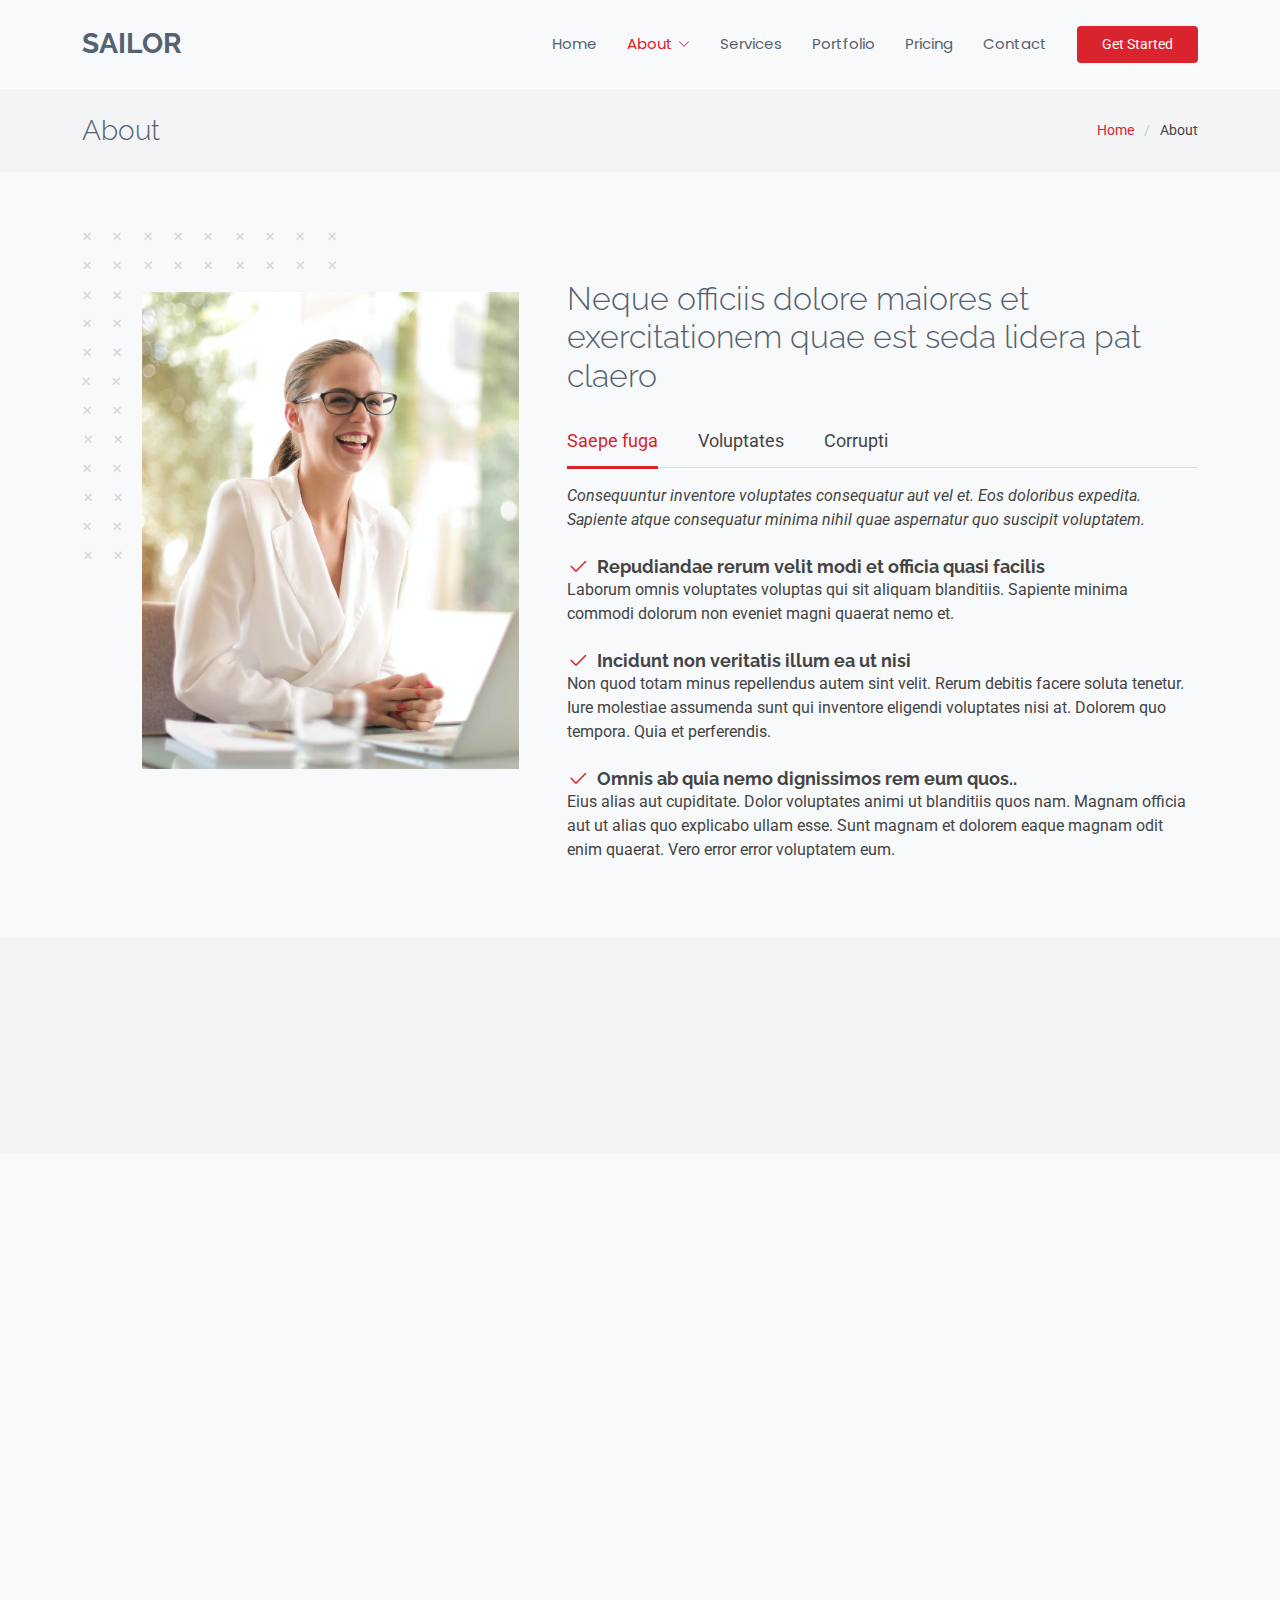
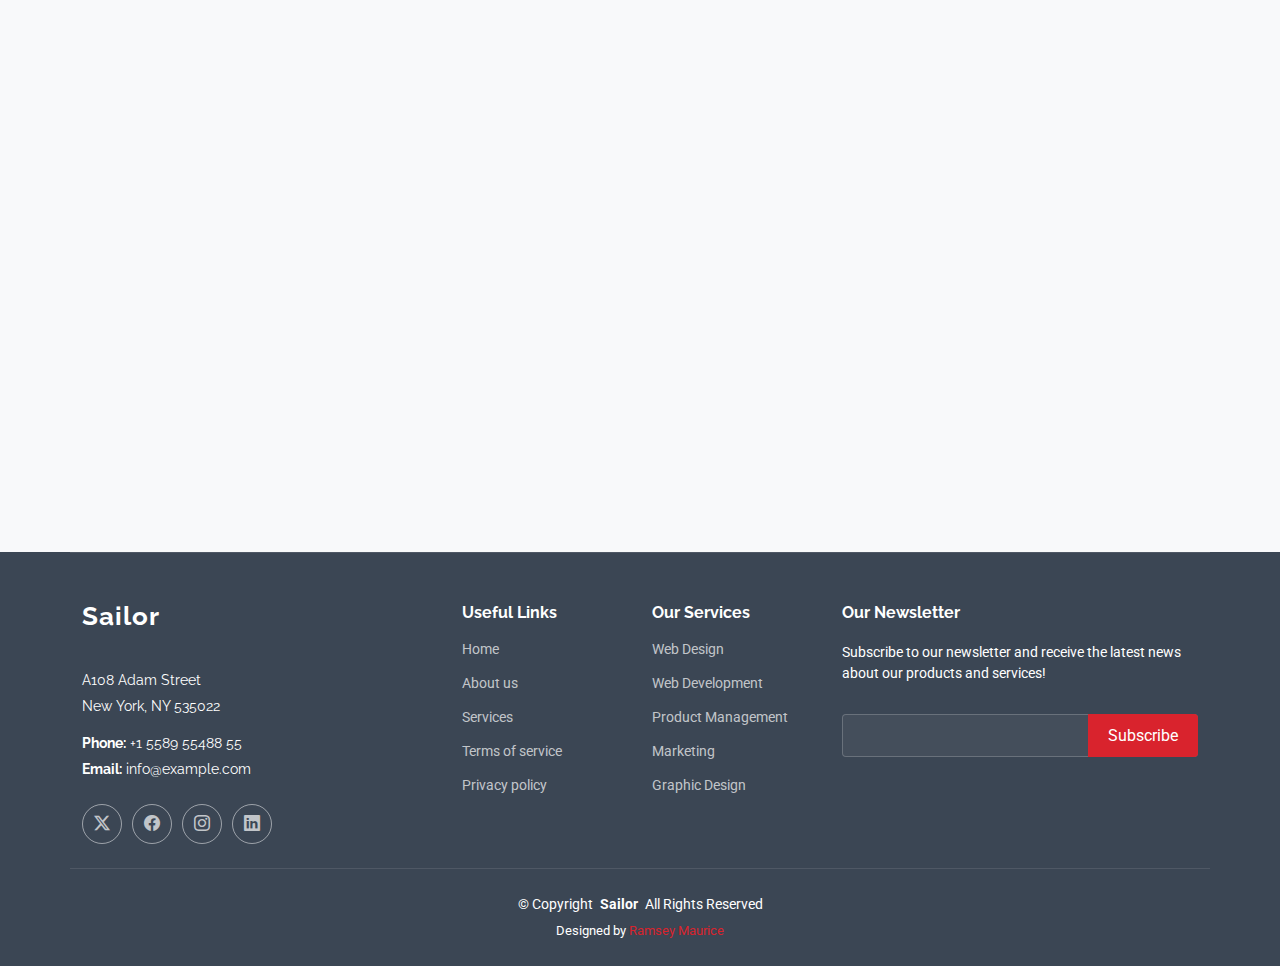
<file: about.html>
<!DOCTYPE html>
<html lang="en">

<head>
  <meta charset="utf-8">
  <meta content="width=device-width, initial-scale=1.0" name="viewport">
  <title>About - Sailor Bootstrap Template</title>
  <meta name="description" content="">
  <meta name="keywords" content="">

  <!-- Favicons -->
  <link href="assets/img/favicon.png" rel="icon">
  <link href="assets/img/apple-touch-icon.png" rel="apple-touch-icon">

  <!-- Fonts -->
  <link href="https://fonts.googleapis.com" rel="preconnect">
  <link href="https://fonts.gstatic.com" rel="preconnect" crossorigin>
  <link href="https://fonts.googleapis.com/css2?family=Roboto:ital,wght@0,100;0,300;0,400;0,500;0,700;0,900;1,100;1,300;1,400;1,500;1,700;1,900&family=Poppins:ital,wght@0,100;0,200;0,300;0,400;0,500;0,600;0,700;0,800;0,900;1,100;1,200;1,300;1,400;1,500;1,600;1,700;1,800;1,900&family=Raleway:ital,wght@0,100;0,200;0,300;0,400;0,500;0,600;0,700;0,800;0,900;1,100;1,200;1,300;1,400;1,500;1,600;1,700;1,800;1,900&display=swap" rel="stylesheet">

  <!-- Vendor CSS Files -->
  <link href="assets/vendor/bootstrap/css/bootstrap.min.css" rel="stylesheet">
  <link href="assets/vendor/bootstrap-icons/bootstrap-icons.css" rel="stylesheet">
  <link href="assets/vendor/aos/aos.css" rel="stylesheet">
  <link href="assets/vendor/glightbox/css/glightbox.min.css" rel="stylesheet">
  <link href="assets/vendor/swiper/swiper-bundle.min.css" rel="stylesheet">

  <!-- Main CSS File -->
  <link href="assets/css/main.css" rel="stylesheet">

</head>

<body class="about-page">

  <header id="header" class="header d-flex align-items-center sticky-top">
    <div class="container-fluid container-xl position-relative d-flex align-items-center">

      <a href="index.html" class="logo d-flex align-items-center me-auto">
        <!-- Uncomment the line below if you also wish to use an image logo -->
        <!-- <img src="assets/img/logo.png" alt=""> -->
        <h1 class="sitename">Sailor</h1>
      </a>

      <nav id="navmenu" class="navmenu">
        <ul>
          <li><a href="#hero">Home</a></li>
          <li class="dropdown"><a href="about.html" class="active"><span>About</span> <i class="bi bi-chevron-down toggle-dropdown"></i></a>
            <ul>
              <li><a href="team.html">Team</a></li>
              <li><a href="testimonials.html">Testimonials</a></li>
            </ul>
          </li>
          <li><a href="services.html">Services</a></li>
          <li><a href="portfolio.html">Portfolio</a></li>
          <li><a href="pricing.html">Pricing</a></li>
          <li><a href="contact.html">Contact</a></li>
        </ul>
        <i class="mobile-nav-toggle d-xl-none bi bi-list"></i>
      </nav>

      <a class="btn-getstarted" href="about.html">Get Started</a>

    </div>
  </header>

  <main class="main">

    <!-- Page Title -->
    <div class="page-title light-background">
      <div class="container d-lg-flex justify-content-between align-items-center">
        <h1 class="mb-2 mb-lg-0">About</h1>
        <nav class="breadcrumbs">
          <ol>
            <li><a href="index.html">Home</a></li>
            <li class="current">About</li>
          </ol>
        </nav>
      </div>
    </div><!-- End Page Title -->

    <!-- About 2 Section -->
    <section id="about-2" class="about-2 section">

      <div class="container" data-aos="fade-up">

        <div class="row g-4 g-lg-5" data-aos="fade-up" data-aos-delay="200">

          <div class="col-lg-5">
            <div class="about-img">
              <img src="assets/img/about-portrait.jpg" class="img-fluid" alt="">
            </div>
          </div>

          <div class="col-lg-7">
            <h3 class="pt-0 pt-lg-5">Neque officiis dolore maiores et exercitationem quae est seda lidera pat claero</h3>

            <!-- Tabs -->
            <ul class="nav nav-pills mb-3">
              <li><a class="nav-link active" data-bs-toggle="pill" href="#about-2-tab1">Saepe fuga</a></li>
              <li><a class="nav-link" data-bs-toggle="pill" href="#about-2-tab2">Voluptates</a></li>
              <li><a class="nav-link" data-bs-toggle="pill" href="#about-2-tab3">Corrupti</a></li>
            </ul><!-- End Tabs -->

            <!-- Tab Content -->
            <div class="tab-content">

              <div class="tab-pane fade show active" id="about-2-tab1">

                <p class="fst-italic">Consequuntur inventore voluptates consequatur aut vel et. Eos doloribus expedita. Sapiente atque consequatur minima nihil quae aspernatur quo suscipit voluptatem.</p>

                <div class="d-flex align-items-center mt-4">
                  <i class="bi bi-check2"></i>
                  <h4>Repudiandae rerum velit modi et officia quasi facilis</h4>
                </div>
                <p>Laborum omnis voluptates voluptas qui sit aliquam blanditiis. Sapiente minima commodi dolorum non eveniet magni quaerat nemo et.</p>

                <div class="d-flex align-items-center mt-4">
                  <i class="bi bi-check2"></i>
                  <h4>Incidunt non veritatis illum ea ut nisi</h4>
                </div>
                <p>Non quod totam minus repellendus autem sint velit. Rerum debitis facere soluta tenetur. Iure molestiae assumenda sunt qui inventore eligendi voluptates nisi at. Dolorem quo tempora. Quia et perferendis.</p>

                <div class="d-flex align-items-center mt-4">
                  <i class="bi bi-check2"></i>
                  <h4>Omnis ab quia nemo dignissimos rem eum quos..</h4>
                </div>
                <p>Eius alias aut cupiditate. Dolor voluptates animi ut blanditiis quos nam. Magnam officia aut ut alias quo explicabo ullam esse. Sunt magnam et dolorem eaque magnam odit enim quaerat. Vero error error voluptatem eum.</p>

              </div><!-- End Tab 1 Content -->

              <div class="tab-pane fade" id="about-2-tab2">

                <p class="fst-italic">Consequuntur inventore voluptates consequatur aut vel et. Eos doloribus expedita. Sapiente atque consequatur minima nihil quae aspernatur quo suscipit voluptatem.</p>

                <div class="d-flex align-items-center mt-4">
                  <i class="bi bi-check2"></i>
                  <h4>Repudiandae rerum velit modi et officia quasi facilis</h4>
                </div>
                <p>Laborum omnis voluptates voluptas qui sit aliquam blanditiis. Sapiente minima commodi dolorum non eveniet magni quaerat nemo et.</p>

                <div class="d-flex align-items-center mt-4">
                  <i class="bi bi-check2"></i>
                  <h4>Incidunt non veritatis illum ea ut nisi</h4>
                </div>
                <p>Non quod totam minus repellendus autem sint velit. Rerum debitis facere soluta tenetur. Iure molestiae assumenda sunt qui inventore eligendi voluptates nisi at. Dolorem quo tempora. Quia et perferendis.</p>

                <div class="d-flex align-items-center mt-4">
                  <i class="bi bi-check2"></i>
                  <h4>Omnis ab quia nemo dignissimos rem eum quos..</h4>
                </div>
                <p>Eius alias aut cupiditate. Dolor voluptates animi ut blanditiis quos nam. Magnam officia aut ut alias quo explicabo ullam esse. Sunt magnam et dolorem eaque magnam odit enim quaerat. Vero error error voluptatem eum.</p>

              </div><!-- End Tab 2 Content -->

              <div class="tab-pane fade" id="about-2-tab3">

                <p class="fst-italic">Consequuntur inventore voluptates consequatur aut vel et. Eos doloribus expedita. Sapiente atque consequatur minima nihil quae aspernatur quo suscipit voluptatem.</p>

                <div class="d-flex align-items-center mt-4">
                  <i class="bi bi-check2"></i>
                  <h4>Repudiandae rerum velit modi et officia quasi facilis</h4>
                </div>
                <p>Laborum omnis voluptates voluptas qui sit aliquam blanditiis. Sapiente minima commodi dolorum non eveniet magni quaerat nemo et.</p>

                <div class="d-flex align-items-center mt-4">
                  <i class="bi bi-check2"></i>
                  <h4>Incidunt non veritatis illum ea ut nisi</h4>
                </div>
                <p>Non quod totam minus repellendus autem sint velit. Rerum debitis facere soluta tenetur. Iure molestiae assumenda sunt qui inventore eligendi voluptates nisi at. Dolorem quo tempora. Quia et perferendis.</p>

                <div class="d-flex align-items-center mt-4">
                  <i class="bi bi-check2"></i>
                  <h4>Omnis ab quia nemo dignissimos rem eum quos..</h4>
                </div>
                <p>Eius alias aut cupiditate. Dolor voluptates animi ut blanditiis quos nam. Magnam officia aut ut alias quo explicabo ullam esse. Sunt magnam et dolorem eaque magnam odit enim quaerat. Vero error error voluptatem eum.</p>

              </div><!-- End Tab 3 Content -->

            </div>

          </div>

        </div>

      </div>

    </section><!-- /About 2 Section -->

    <!-- Stats Section -->
    <section id="stats" class="stats section light-background">

      <div class="container" data-aos="fade-up" data-aos-delay="100">

        <div class="row gy-4">

          <div class="col-lg-3 col-md-6">
            <div class="stats-item text-center w-100 h-100">
              <span data-purecounter-start="0" data-purecounter-end="232" data-purecounter-duration="1" class="purecounter"></span>
              <p>Clients</p>
            </div>
          </div><!-- End Stats Item -->

          <div class="col-lg-3 col-md-6">
            <div class="stats-item text-center w-100 h-100">
              <span data-purecounter-start="0" data-purecounter-end="521" data-purecounter-duration="1" class="purecounter"></span>
              <p>Projects</p>
            </div>
          </div><!-- End Stats Item -->

          <div class="col-lg-3 col-md-6">
            <div class="stats-item text-center w-100 h-100">
              <span data-purecounter-start="0" data-purecounter-end="1453" data-purecounter-duration="1" class="purecounter"></span>
              <p>Hours Of Support</p>
            </div>
          </div><!-- End Stats Item -->

          <div class="col-lg-3 col-md-6">
            <div class="stats-item text-center w-100 h-100">
              <span data-purecounter-start="0" data-purecounter-end="32" data-purecounter-duration="1" class="purecounter"></span>
              <p>Workers</p>
            </div>
          </div><!-- End Stats Item -->

        </div>

      </div>

    </section><!-- /Stats Section -->

    <!-- Team Section -->
    <section id="team" class="team section">

      <div class="container">

        <div class="row gy-4">

          <div class="col-lg-6" data-aos="fade-up" data-aos-delay="100">
            <div class="team-member d-flex align-items-start">
              <div class="pic"><img src="assets/img/team/team-1.jpg" class="img-fluid" alt=""></div>
              <div class="member-info">
                <h4>Walter White</h4>
                <span>Chief Executive Officer</span>
                <p>Explicabo voluptatem mollitia et repellat qui dolorum quasi</p>
                <div class="social">
                  <a href=""><i class="bi bi-twitter-x"></i></a>
                  <a href=""><i class="bi bi-facebook"></i></a>
                  <a href=""><i class="bi bi-instagram"></i></a>
                  <a href=""> <i class="bi bi-linkedin"></i> </a>
                </div>
              </div>
            </div>
          </div><!-- End Team Member -->

          <div class="col-lg-6" data-aos="fade-up" data-aos-delay="200">
            <div class="team-member d-flex align-items-start">
              <div class="pic"><img src="assets/img/team/team-2.jpg" class="img-fluid" alt=""></div>
              <div class="member-info">
                <h4>Sarah Jhonson</h4>
                <span>Product Manager</span>
                <p>Aut maiores voluptates amet et quis praesentium qui senda para</p>
                <div class="social">
                  <a href=""><i class="bi bi-twitter-x"></i></a>
                  <a href=""><i class="bi bi-facebook"></i></a>
                  <a href=""><i class="bi bi-instagram"></i></a>
                  <a href=""> <i class="bi bi-linkedin"></i> </a>
                </div>
              </div>
            </div>
          </div><!-- End Team Member -->

          <div class="col-lg-6" data-aos="fade-up" data-aos-delay="300">
            <div class="team-member d-flex align-items-start">
              <div class="pic"><img src="assets/img/team/team-3.jpg" class="img-fluid" alt=""></div>
              <div class="member-info">
                <h4>William Anderson</h4>
                <span>CTO</span>
                <p>Quisquam facilis cum velit laborum corrupti fuga rerum quia</p>
                <div class="social">
                  <a href=""><i class="bi bi-twitter-x"></i></a>
                  <a href=""><i class="bi bi-facebook"></i></a>
                  <a href=""><i class="bi bi-instagram"></i></a>
                  <a href=""> <i class="bi bi-linkedin"></i> </a>
                </div>
              </div>
            </div>
          </div><!-- End Team Member -->

          <div class="col-lg-6" data-aos="fade-up" data-aos-delay="400">
            <div class="team-member d-flex align-items-start">
              <div class="pic"><img src="assets/img/team/team-4.jpg" class="img-fluid" alt=""></div>
              <div class="member-info">
                <h4>Amanda Jepson</h4>
                <span>Accountant</span>
                <p>Dolorum tempora officiis odit laborum officiis et et accusamus</p>
                <div class="social">
                  <a href=""><i class="bi bi-twitter-x"></i></a>
                  <a href=""><i class="bi bi-facebook"></i></a>
                  <a href=""><i class="bi bi-instagram"></i></a>
                  <a href=""> <i class="bi bi-linkedin"></i> </a>
                </div>
              </div>
            </div>
          </div><!-- End Team Member -->

        </div>

      </div>

    </section><!-- /Team Section -->

    <!-- Skills Section -->
    <section id="skills" class="skills section">

      <!-- Section Title -->
      <div class="container section-title" data-aos="fade-up">
        <h2>Skills</h2>
        <p>Check Our Skills<br></p>
      </div><!-- End Section Title -->

      <div class="container" data-aos="fade-up" data-aos-delay="100">

        <div class="row skills-content skills-animation">

          <div class="col-lg-6">

            <div class="progress">
              <span class="skill"><span>HTML</span> <i class="val">100%</i></span>
              <div class="progress-bar-wrap">
                <div class="progress-bar" role="progressbar" aria-valuenow="100" aria-valuemin="0" aria-valuemax="100"></div>
              </div>
            </div><!-- End Skills Item -->

            <div class="progress">
              <span class="skill"><span>CSS</span> <i class="val">90%</i></span>
              <div class="progress-bar-wrap">
                <div class="progress-bar" role="progressbar" aria-valuenow="90" aria-valuemin="0" aria-valuemax="100"></div>
              </div>
            </div><!-- End Skills Item -->

            <div class="progress">
              <span class="skill"><span>JavaScript</span> <i class="val">75%</i></span>
              <div class="progress-bar-wrap">
                <div class="progress-bar" role="progressbar" aria-valuenow="75" aria-valuemin="0" aria-valuemax="100"></div>
              </div>
            </div><!-- End Skills Item -->

          </div>

          <div class="col-lg-6">

            <div class="progress">
              <span class="skill"><span>PHP</span> <i class="val">80%</i></span>
              <div class="progress-bar-wrap">
                <div class="progress-bar" role="progressbar" aria-valuenow="80" aria-valuemin="0" aria-valuemax="100"></div>
              </div>
            </div><!-- End Skills Item -->

            <div class="progress">
              <span class="skill"><span>WordPress/CMS</span> <i class="val">90%</i></span>
              <div class="progress-bar-wrap">
                <div class="progress-bar" role="progressbar" aria-valuenow="90" aria-valuemin="0" aria-valuemax="100"></div>
              </div>
            </div><!-- End Skills Item -->

            <div class="progress">
              <span class="skill"><span>Photoshop</span> <i class="val">55%</i></span>
              <div class="progress-bar-wrap">
                <div class="progress-bar" role="progressbar" aria-valuenow="55" aria-valuemin="0" aria-valuemax="100"></div>
              </div>
            </div><!-- End Skills Item -->

          </div>

        </div>

      </div>

    </section><!-- /Skills Section -->

  </main>

  <footer id="footer" class="footer dark-background">

    <div class="container footer-top">
      <div class="row gy-4">
        <div class="col-lg-4 col-md-6 footer-about">
          <a href="index.html" class="logo d-flex align-items-center">
            <span class="sitename">Sailor</span>
          </a>
          <div class="footer-contact pt-3">
            <p>A108 Adam Street</p>
            <p>New York, NY 535022</p>
            <p class="mt-3"><strong>Phone:</strong> <span>+1 5589 55488 55</span></p>
            <p><strong>Email:</strong> <span>info@example.com</span></p>
          </div>
          <div class="social-links d-flex mt-4">
            <a href=""><i class="bi bi-twitter-x"></i></a>
            <a href=""><i class="bi bi-facebook"></i></a>
            <a href=""><i class="bi bi-instagram"></i></a>
            <a href=""><i class="bi bi-linkedin"></i></a>
          </div>
        </div>

        <div class="col-lg-2 col-md-3 footer-links">
          <h4>Useful Links</h4>
          <ul>
            <li><a href="#">Home</a></li>
            <li><a href="#">About us</a></li>
            <li><a href="#">Services</a></li>
            <li><a href="#">Terms of service</a></li>
            <li><a href="#">Privacy policy</a></li>
          </ul>
        </div>

        <div class="col-lg-2 col-md-3 footer-links">
          <h4>Our Services</h4>
          <ul>
            <li><a href="#">Web Design</a></li>
            <li><a href="#">Web Development</a></li>
            <li><a href="#">Product Management</a></li>
            <li><a href="#">Marketing</a></li>
            <li><a href="#">Graphic Design</a></li>
          </ul>
        </div>

        <div class="col-lg-4 col-md-12 footer-newsletter">
          <h4>Our Newsletter</h4>
          <p>Subscribe to our newsletter and receive the latest news about our products and services!</p>
          <form action="forms/newsletter.php" method="post" class="php-email-form">
            <div class="newsletter-form"><input type="email" name="email"><input type="submit" value="Subscribe"></div>
            <div class="loading">Loading</div>
            <div class="error-message"></div>
            <div class="sent-message">Your subscription request has been sent. Thank you!</div>
          </form>
        </div>

      </div>
    </div>

    <div class="container copyright text-center mt-4">
      <p>© <span>Copyright</span> <strong class="px-1 sitename">Sailor</strong> <span>All Rights Reserved</span></p>
      <div class="credits">
   
        Designed by <a href="https:mauriceagbesi.github.io">Ramsey Maurice</a>
      </div>
    </div>

  </footer>

  <!-- Scroll Top -->
  <a href="#" id="scroll-top" class="scroll-top d-flex align-items-center justify-content-center"><i class="bi bi-arrow-up-short"></i></a>

  <!-- Preloader -->
  <div id="preloader"></div>

  <!-- Vendor JS Files -->
  <script src="assets/vendor/bootstrap/js/bootstrap.bundle.min.js"></script>
  <script src="assets/vendor/php-email-form/validate.js"></script>
  <script src="assets/vendor/aos/aos.js"></script>
  <script src="assets/vendor/glightbox/js/glightbox.min.js"></script>
  <script src="assets/vendor/imagesloaded/imagesloaded.pkgd.min.js"></script>
  <script src="assets/vendor/isotope-layout/isotope.pkgd.min.js"></script>
  <script src="assets/vendor/purecounter/purecounter_vanilla.js"></script>
  <script src="assets/vendor/waypoints/noframework.waypoints.js"></script>
  <script src="assets/vendor/swiper/swiper-bundle.min.js"></script>

  <!-- Main JS File -->
  <script src="assets/js/main.js"></script>

</body>

</html>
</file>
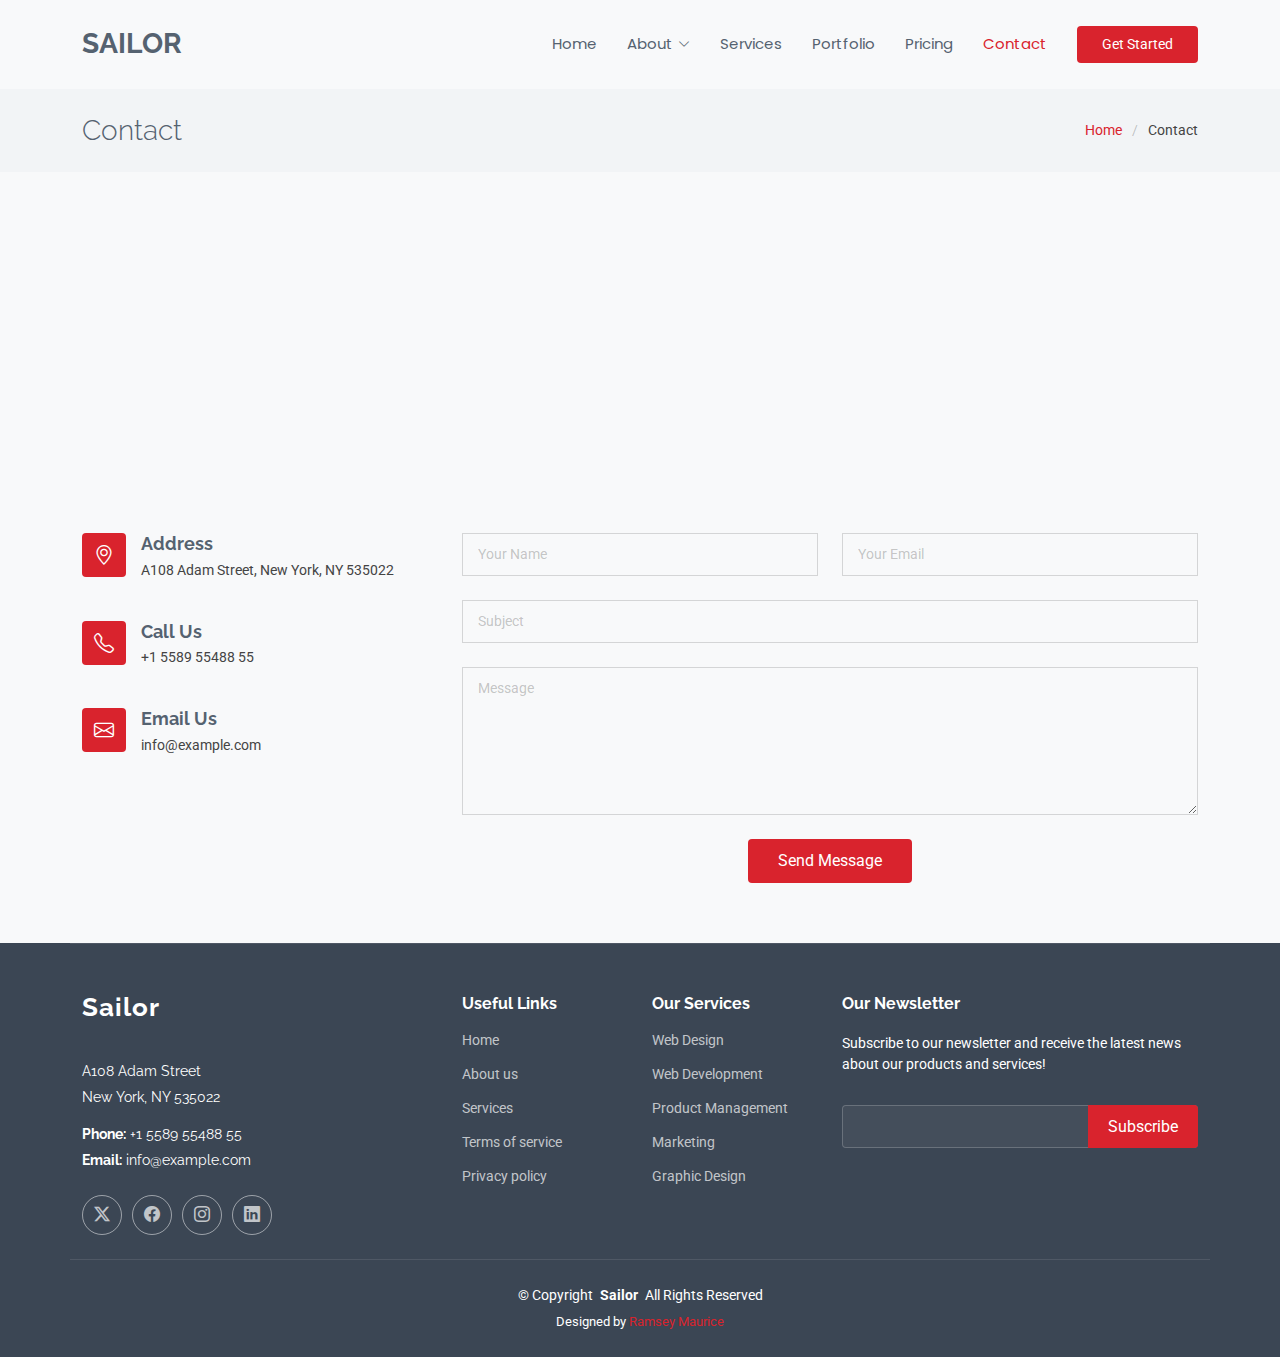
<file: contact.html>
<!DOCTYPE html>
<html lang="en">

<head>
  <meta charset="utf-8">
  <meta content="width=device-width, initial-scale=1.0" name="viewport">
  <title>Contact - Sailor Bootstrap Template</title>
  <meta name="description" content="">
  <meta name="keywords" content="">

  <!-- Favicons -->
  <link href="assets/img/favicon.png" rel="icon">
  <link href="assets/img/apple-touch-icon.png" rel="apple-touch-icon">

  <!-- Fonts -->
  <link href="https://fonts.googleapis.com" rel="preconnect">
  <link href="https://fonts.gstatic.com" rel="preconnect" crossorigin>
  <link href="https://fonts.googleapis.com/css2?family=Roboto:ital,wght@0,100;0,300;0,400;0,500;0,700;0,900;1,100;1,300;1,400;1,500;1,700;1,900&family=Poppins:ital,wght@0,100;0,200;0,300;0,400;0,500;0,600;0,700;0,800;0,900;1,100;1,200;1,300;1,400;1,500;1,600;1,700;1,800;1,900&family=Raleway:ital,wght@0,100;0,200;0,300;0,400;0,500;0,600;0,700;0,800;0,900;1,100;1,200;1,300;1,400;1,500;1,600;1,700;1,800;1,900&display=swap" rel="stylesheet">

  <!-- Vendor CSS Files -->
  <link href="assets/vendor/bootstrap/css/bootstrap.min.css" rel="stylesheet">
  <link href="assets/vendor/bootstrap-icons/bootstrap-icons.css" rel="stylesheet">
  <link href="assets/vendor/aos/aos.css" rel="stylesheet">
  <link href="assets/vendor/glightbox/css/glightbox.min.css" rel="stylesheet">
  <link href="assets/vendor/swiper/swiper-bundle.min.css" rel="stylesheet">

  <!-- Main CSS File -->
  <link href="assets/css/main.css" rel="stylesheet">

</head>

<body class="contact-page">

  <header id="header" class="header d-flex align-items-center sticky-top">
    <div class="container-fluid container-xl position-relative d-flex align-items-center">

      <a href="index.html" class="logo d-flex align-items-center me-auto">
        <!-- Uncomment the line below if you also wish to use an image logo -->
        <!-- <img src="assets/img/logo.png" alt=""> -->
        <h1 class="sitename">Sailor</h1>
      </a>

      <nav id="navmenu" class="navmenu">
        <ul>
          <li><a href="#hero">Home</a></li>
          <li class="dropdown"><a href="about.html"><span>About</span> <i class="bi bi-chevron-down toggle-dropdown"></i></a>
            <ul>
              <li><a href="team.html">Team</a></li>
              <li><a href="testimonials.html">Testimonials</a></li>
            </ul>
          </li>
          <li><a href="services.html">Services</a></li>
          <li><a href="portfolio.html">Portfolio</a></li>
          <li><a href="pricing.html">Pricing</a></li>
          <li><a href="contact.html" class="active">Contact</a></li>
        </ul>
        <i class="mobile-nav-toggle d-xl-none bi bi-list"></i>
      </nav>

      <a class="btn-getstarted" href="about.html">Get Started</a>

    </div>
  </header>

  <main class="main">

    <!-- Page Title -->
    <div class="page-title light-background">
      <div class="container d-lg-flex justify-content-between align-items-center">
        <h1 class="mb-2 mb-lg-0">Contact</h1>
        <nav class="breadcrumbs">
          <ol>
            <li><a href="index.html">Home</a></li>
            <li class="current">Contact</li>
          </ol>
        </nav>
      </div>
    </div><!-- End Page Title -->

    <!-- Contact Section -->
    <section id="contact" class="contact section">

      <div class="container" data-aos="fade-up" data-aos-delay="100">

        <div class="mb-4" data-aos="fade-up" data-aos-delay="200">
          <iframe style="border:0; width: 100%; height: 270px;" src="https://www.google.com/maps/embed?pb=!1m14!1m8!1m3!1d48389.78314118045!2d-74.006138!3d40.710059!3m2!1i1024!2i768!4f13.1!3m3!1m2!1s0x89c25a22a3bda30d%3A0xb89d1fe6bc499443!2sDowntown%20Conference%20Center!5e0!3m2!1sen!2sus!4v1676961268712!5m2!1sen!2sus" frameborder="0" allowfullscreen="" loading="lazy" referrerpolicy="no-referrer-when-downgrade"></iframe>
        </div><!-- End Google Maps -->

        <div class="row gy-4">

          <div class="col-lg-4">
            <div class="info-item d-flex" data-aos="fade-up" data-aos-delay="300">
              <i class="bi bi-geo-alt flex-shrink-0"></i>
              <div>
                <h3>Address</h3>
                <p>A108 Adam Street, New York, NY 535022</p>
              </div>
            </div><!-- End Info Item -->

            <div class="info-item d-flex" data-aos="fade-up" data-aos-delay="400">
              <i class="bi bi-telephone flex-shrink-0"></i>
              <div>
                <h3>Call Us</h3>
                <p>+1 5589 55488 55</p>
              </div>
            </div><!-- End Info Item -->

            <div class="info-item d-flex" data-aos="fade-up" data-aos-delay="500">
              <i class="bi bi-envelope flex-shrink-0"></i>
              <div>
                <h3>Email Us</h3>
                <p>info@example.com</p>
              </div>
            </div><!-- End Info Item -->

          </div>

          <div class="col-lg-8">
            <form action="forms/contact.php" method="post" class="php-email-form" data-aos="fade-up" data-aos-delay="200">
              <div class="row gy-4">

                <div class="col-md-6">
                  <input type="text" name="name" class="form-control" placeholder="Your Name" required="">
                </div>

                <div class="col-md-6 ">
                  <input type="email" class="form-control" name="email" placeholder="Your Email" required="">
                </div>

                <div class="col-md-12">
                  <input type="text" class="form-control" name="subject" placeholder="Subject" required="">
                </div>

                <div class="col-md-12">
                  <textarea class="form-control" name="message" rows="6" placeholder="Message" required=""></textarea>
                </div>

                <div class="col-md-12 text-center">
                  <div class="loading">Loading</div>
                  <div class="error-message"></div>
                  <div class="sent-message">Your message has been sent. Thank you!</div>

                  <button type="submit">Send Message</button>
                </div>

              </div>
            </form>
          </div><!-- End Contact Form -->

        </div>

      </div>

    </section><!-- /Contact Section -->

  </main>

  <footer id="footer" class="footer dark-background">

    <div class="container footer-top">
      <div class="row gy-4">
        <div class="col-lg-4 col-md-6 footer-about">
          <a href="index.html" class="logo d-flex align-items-center">
            <span class="sitename">Sailor</span>
          </a>
          <div class="footer-contact pt-3">
            <p>A108 Adam Street</p>
            <p>New York, NY 535022</p>
            <p class="mt-3"><strong>Phone:</strong> <span>+1 5589 55488 55</span></p>
            <p><strong>Email:</strong> <span>info@example.com</span></p>
          </div>
          <div class="social-links d-flex mt-4">
            <a href=""><i class="bi bi-twitter-x"></i></a>
            <a href=""><i class="bi bi-facebook"></i></a>
            <a href=""><i class="bi bi-instagram"></i></a>
            <a href=""><i class="bi bi-linkedin"></i></a>
          </div>
        </div>

        <div class="col-lg-2 col-md-3 footer-links">
          <h4>Useful Links</h4>
          <ul>
            <li><a href="#">Home</a></li>
            <li><a href="#">About us</a></li>
            <li><a href="#">Services</a></li>
            <li><a href="#">Terms of service</a></li>
            <li><a href="#">Privacy policy</a></li>
          </ul>
        </div>

        <div class="col-lg-2 col-md-3 footer-links">
          <h4>Our Services</h4>
          <ul>
            <li><a href="#">Web Design</a></li>
            <li><a href="#">Web Development</a></li>
            <li><a href="#">Product Management</a></li>
            <li><a href="#">Marketing</a></li>
            <li><a href="#">Graphic Design</a></li>
          </ul>
        </div>

        <div class="col-lg-4 col-md-12 footer-newsletter">
          <h4>Our Newsletter</h4>
          <p>Subscribe to our newsletter and receive the latest news about our products and services!</p>
          <form action="forms/newsletter.php" method="post" class="php-email-form">
            <div class="newsletter-form"><input type="email" name="email"><input type="submit" value="Subscribe"></div>
            <div class="loading">Loading</div>
            <div class="error-message"></div>
            <div class="sent-message">Your subscription request has been sent. Thank you!</div>
          </form>
        </div>

      </div>
    </div>

    <div class="container copyright text-center mt-4">
      <p>© <span>Copyright</span> <strong class="px-1 sitename">Sailor</strong> <span>All Rights Reserved</span></p>
      <div class="credits">
  
        Designed by <a href="https://mauriceagbesi.github.io">Ramsey Maurice</a>
      </div>
    </div>

  </footer>

  <!-- Scroll Top -->
  <a href="#" id="scroll-top" class="scroll-top d-flex align-items-center justify-content-center"><i class="bi bi-arrow-up-short"></i></a>

  <!-- Preloader -->
  <div id="preloader"></div>

  <!-- Vendor JS Files -->
  <script src="assets/vendor/bootstrap/js/bootstrap.bundle.min.js"></script>
  <script src="assets/vendor/php-email-form/validate.js"></script>
  <script src="assets/vendor/aos/aos.js"></script>
  <script src="assets/vendor/glightbox/js/glightbox.min.js"></script>
  <script src="assets/vendor/imagesloaded/imagesloaded.pkgd.min.js"></script>
  <script src="assets/vendor/isotope-layout/isotope.pkgd.min.js"></script>
  <script src="assets/vendor/purecounter/purecounter_vanilla.js"></script>
  <script src="assets/vendor/waypoints/noframework.waypoints.js"></script>
  <script src="assets/vendor/swiper/swiper-bundle.min.js"></script>

  <!-- Main JS File -->
  <script src="assets/js/main.js"></script>

</body>

</html>
</file>
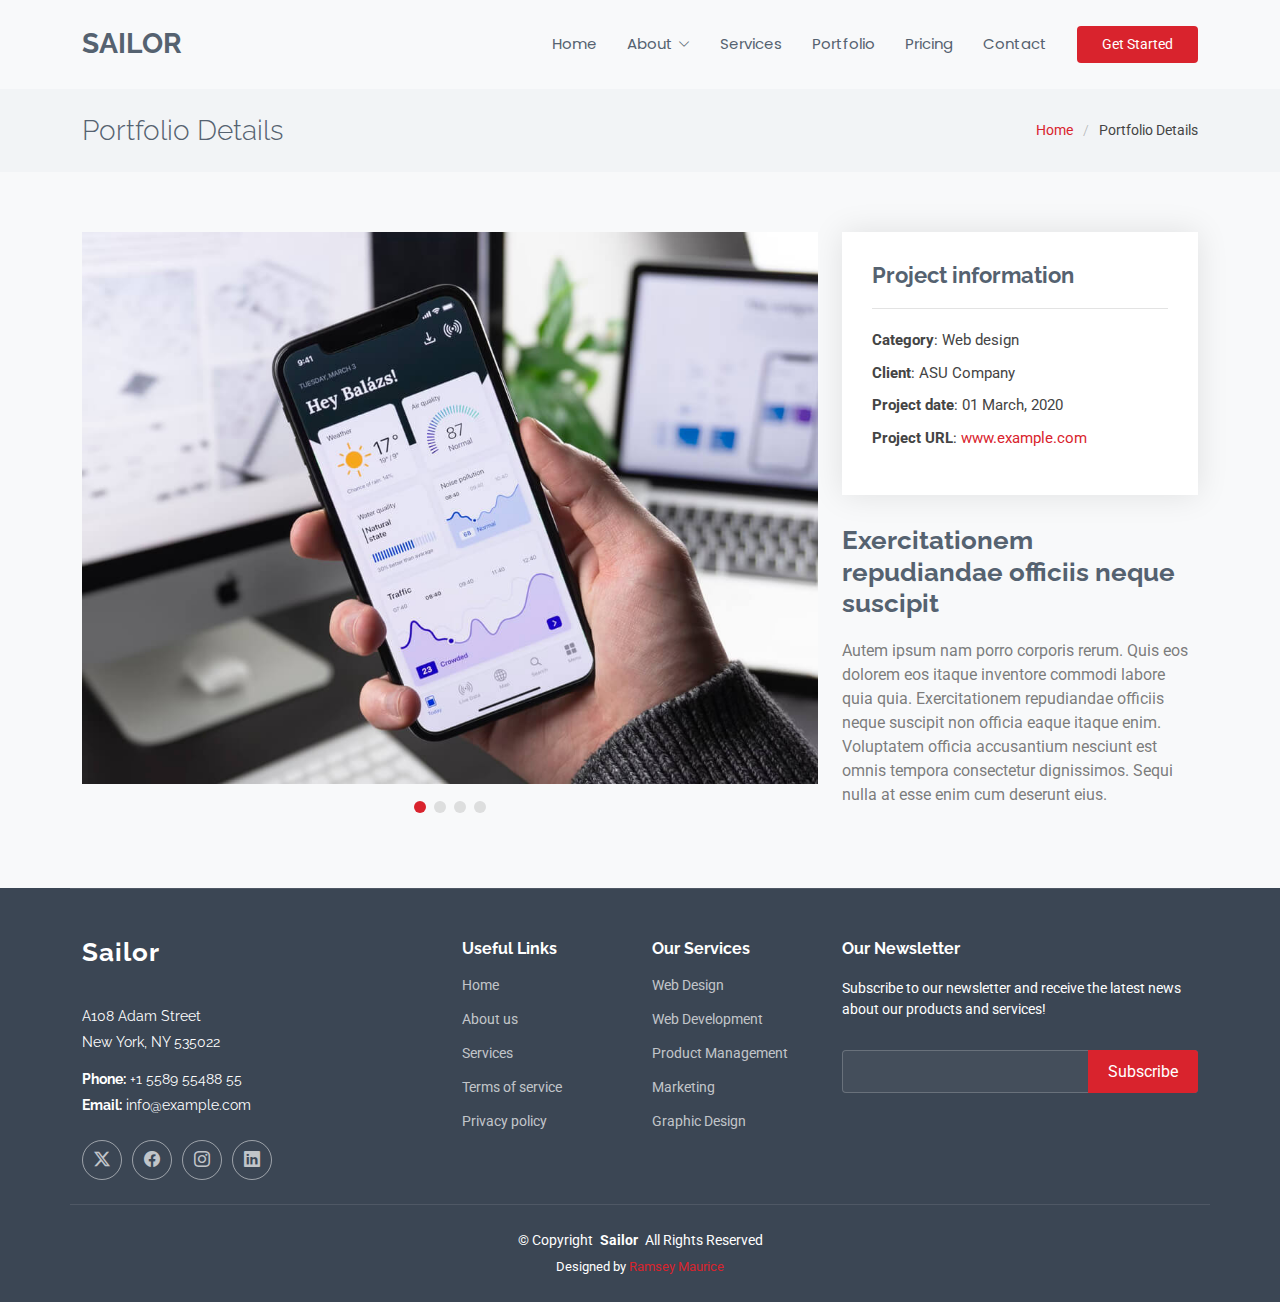
<file: portfolio-details.html>
<!DOCTYPE html>
<html lang="en">

<head>
  <meta charset="utf-8">
  <meta content="width=device-width, initial-scale=1.0" name="viewport">
  <title>Portfolio Details - Sailor Bootstrap Template</title>
  <meta name="description" content="">
  <meta name="keywords" content="">

  <!-- Favicons -->
  <link href="assets/img/favicon.png" rel="icon">
  <link href="assets/img/apple-touch-icon.png" rel="apple-touch-icon">

  <!-- Fonts -->
  <link href="https://fonts.googleapis.com" rel="preconnect">
  <link href="https://fonts.gstatic.com" rel="preconnect" crossorigin>
  <link href="https://fonts.googleapis.com/css2?family=Roboto:ital,wght@0,100;0,300;0,400;0,500;0,700;0,900;1,100;1,300;1,400;1,500;1,700;1,900&family=Poppins:ital,wght@0,100;0,200;0,300;0,400;0,500;0,600;0,700;0,800;0,900;1,100;1,200;1,300;1,400;1,500;1,600;1,700;1,800;1,900&family=Raleway:ital,wght@0,100;0,200;0,300;0,400;0,500;0,600;0,700;0,800;0,900;1,100;1,200;1,300;1,400;1,500;1,600;1,700;1,800;1,900&display=swap" rel="stylesheet">

  <!-- Vendor CSS Files -->
  <link href="assets/vendor/bootstrap/css/bootstrap.min.css" rel="stylesheet">
  <link href="assets/vendor/bootstrap-icons/bootstrap-icons.css" rel="stylesheet">
  <link href="assets/vendor/aos/aos.css" rel="stylesheet">
  <link href="assets/vendor/glightbox/css/glightbox.min.css" rel="stylesheet">
  <link href="assets/vendor/swiper/swiper-bundle.min.css" rel="stylesheet">

  <!-- Main CSS File -->
  <link href="assets/css/main.css" rel="stylesheet">

  
</head>

<body class="portfolio-details-page">

  <header id="header" class="header d-flex align-items-center sticky-top">
    <div class="container-fluid container-xl position-relative d-flex align-items-center">

      <a href="index.html" class="logo d-flex align-items-center me-auto">
        <!-- Uncomment the line below if you also wish to use an image logo -->
        <!-- <img src="assets/img/logo.png" alt=""> -->
        <h1 class="sitename">Sailor</h1>
      </a>

      <nav id="navmenu" class="navmenu">
        <ul>
          <li><a href="#hero">Home</a></li>
          <li class="dropdown"><a href="about.html"><span>About</span> <i class="bi bi-chevron-down toggle-dropdown"></i></a>
            <ul>
              <li><a href="team.html">Team</a></li>
              <li><a href="testimonials.html">Testimonials</a></li>
        
            </ul>
          </li>
          <li><a href="services.html">Services</a></li>
          <li><a href="portfolio.html">Portfolio</a></li>
          <li><a href="pricing.html">Pricing</a></li>
          <li><a href="contact.html">Contact</a></li>
        </ul>
        <i class="mobile-nav-toggle d-xl-none bi bi-list"></i>
      </nav>

      <a class="btn-getstarted" href="about.html">Get Started</a>

    </div>
  </header>

  <main class="main">

    <!-- Page Title -->
    <div class="page-title light-background">
      <div class="container d-lg-flex justify-content-between align-items-center">
        <h1 class="mb-2 mb-lg-0">Portfolio Details</h1>
        <nav class="breadcrumbs">
          <ol>
            <li><a href="index.html">Home</a></li>
            <li class="current">Portfolio Details</li>
          </ol>
        </nav>
      </div>
    </div><!-- End Page Title -->

    <!-- Portfolio Details Section -->
    <section id="portfolio-details" class="portfolio-details section">

      <div class="container" data-aos="fade-up" data-aos-delay="100">

        <div class="row gy-4">

          <div class="col-lg-8">
            <div class="portfolio-details-slider swiper init-swiper">

              <script type="application/json" class="swiper-config">
                {
                  "loop": true,
                  "speed": 600,
                  "autoplay": {
                    "delay": 5000
                  },
                  "slidesPerView": "auto",
                  "pagination": {
                    "el": ".swiper-pagination",
                    "type": "bullets",
                    "clickable": true
                  }
                }
              </script>

              <div class="swiper-wrapper align-items-center">

                <div class="swiper-slide">
                  <img src="assets/img/portfolio/app-1.jpg" alt="">
                </div>

                <div class="swiper-slide">
                  <img src="assets/img/portfolio/product-1.jpg" alt="">
                </div>

                <div class="swiper-slide">
                  <img src="assets/img/portfolio/branding-1.jpg" alt="">
                </div>

                <div class="swiper-slide">
                  <img src="assets/img/portfolio/books-1.jpg" alt="">
                </div>

              </div>
              <div class="swiper-pagination"></div>
            </div>
          </div>

          <div class="col-lg-4">
            <div class="portfolio-info" data-aos="fade-up" data-aos-delay="200">
              <h3>Project information</h3>
              <ul>
                <li><strong>Category</strong>: Web design</li>
                <li><strong>Client</strong>: ASU Company</li>
                <li><strong>Project date</strong>: 01 March, 2020</li>
                <li><strong>Project URL</strong>: <a href="#">www.example.com</a></li>
              </ul>
            </div>
            <div class="portfolio-description" data-aos="fade-up" data-aos-delay="300">
              <h2>Exercitationem repudiandae officiis neque suscipit</h2>
              <p>
                Autem ipsum nam porro corporis rerum. Quis eos dolorem eos itaque inventore commodi labore quia quia. Exercitationem repudiandae officiis neque suscipit non officia eaque itaque enim. Voluptatem officia accusantium nesciunt est omnis tempora consectetur dignissimos. Sequi nulla at esse enim cum deserunt eius.
              </p>
            </div>
          </div>

        </div>

      </div>

    </section><!-- /Portfolio Details Section -->

  </main>

  <footer id="footer" class="footer dark-background">

    <div class="container footer-top">
      <div class="row gy-4">
        <div class="col-lg-4 col-md-6 footer-about">
          <a href="index.html" class="logo d-flex align-items-center">
            <span class="sitename">Sailor</span>
          </a>
          <div class="footer-contact pt-3">
            <p>A108 Adam Street</p>
            <p>New York, NY 535022</p>
            <p class="mt-3"><strong>Phone:</strong> <span>+1 5589 55488 55</span></p>
            <p><strong>Email:</strong> <span>info@example.com</span></p>
          </div>
          <div class="social-links d-flex mt-4">
            <a href=""><i class="bi bi-twitter-x"></i></a>
            <a href=""><i class="bi bi-facebook"></i></a>
            <a href=""><i class="bi bi-instagram"></i></a>
            <a href=""><i class="bi bi-linkedin"></i></a>
          </div>
        </div>

        <div class="col-lg-2 col-md-3 footer-links">
          <h4>Useful Links</h4>
          <ul>
            <li><a href="#">Home</a></li>
            <li><a href="#">About us</a></li>
            <li><a href="#">Services</a></li>
            <li><a href="#">Terms of service</a></li>
            <li><a href="#">Privacy policy</a></li>
          </ul>
        </div>

        <div class="col-lg-2 col-md-3 footer-links">
          <h4>Our Services</h4>
          <ul>
            <li><a href="#">Web Design</a></li>
            <li><a href="#">Web Development</a></li>
            <li><a href="#">Product Management</a></li>
            <li><a href="#">Marketing</a></li>
            <li><a href="#">Graphic Design</a></li>
          </ul>
        </div>

        <div class="col-lg-4 col-md-12 footer-newsletter">
          <h4>Our Newsletter</h4>
          <p>Subscribe to our newsletter and receive the latest news about our products and services!</p>
          <form action="forms/newsletter.php" method="post" class="php-email-form">
            <div class="newsletter-form"><input type="email" name="email"><input type="submit" value="Subscribe"></div>
            <div class="loading">Loading</div>
            <div class="error-message"></div>
            <div class="sent-message">Your subscription request has been sent. Thank you!</div>
          </form>
        </div>

      </div>
    </div>

    <div class="container copyright text-center mt-4">
      <p>© <span>Copyright</span> <strong class="px-1 sitename">Sailor</strong> <span>All Rights Reserved</span></p>
      <div class="credits">
     
        Designed by <a href="https://mauriceagbesi.github.io">Ramsey Maurice</a>
      </div>
    </div>

  </footer>

  <!-- Scroll Top -->
  <a href="#" id="scroll-top" class="scroll-top d-flex align-items-center justify-content-center"><i class="bi bi-arrow-up-short"></i></a>

  <!-- Preloader -->
  <div id="preloader"></div>

  <!-- Vendor JS Files -->
  <script src="assets/vendor/bootstrap/js/bootstrap.bundle.min.js"></script>
  <script src="assets/vendor/php-email-form/validate.js"></script>
  <script src="assets/vendor/aos/aos.js"></script>
  <script src="assets/vendor/glightbox/js/glightbox.min.js"></script>
  <script src="assets/vendor/imagesloaded/imagesloaded.pkgd.min.js"></script>
  <script src="assets/vendor/isotope-layout/isotope.pkgd.min.js"></script>
  <script src="assets/vendor/purecounter/purecounter_vanilla.js"></script>
  <script src="assets/vendor/waypoints/noframework.waypoints.js"></script>
  <script src="assets/vendor/swiper/swiper-bundle.min.js"></script>

  <!-- Main JS File -->
  <script src="assets/js/main.js"></script>

</body>

</html>
</file>
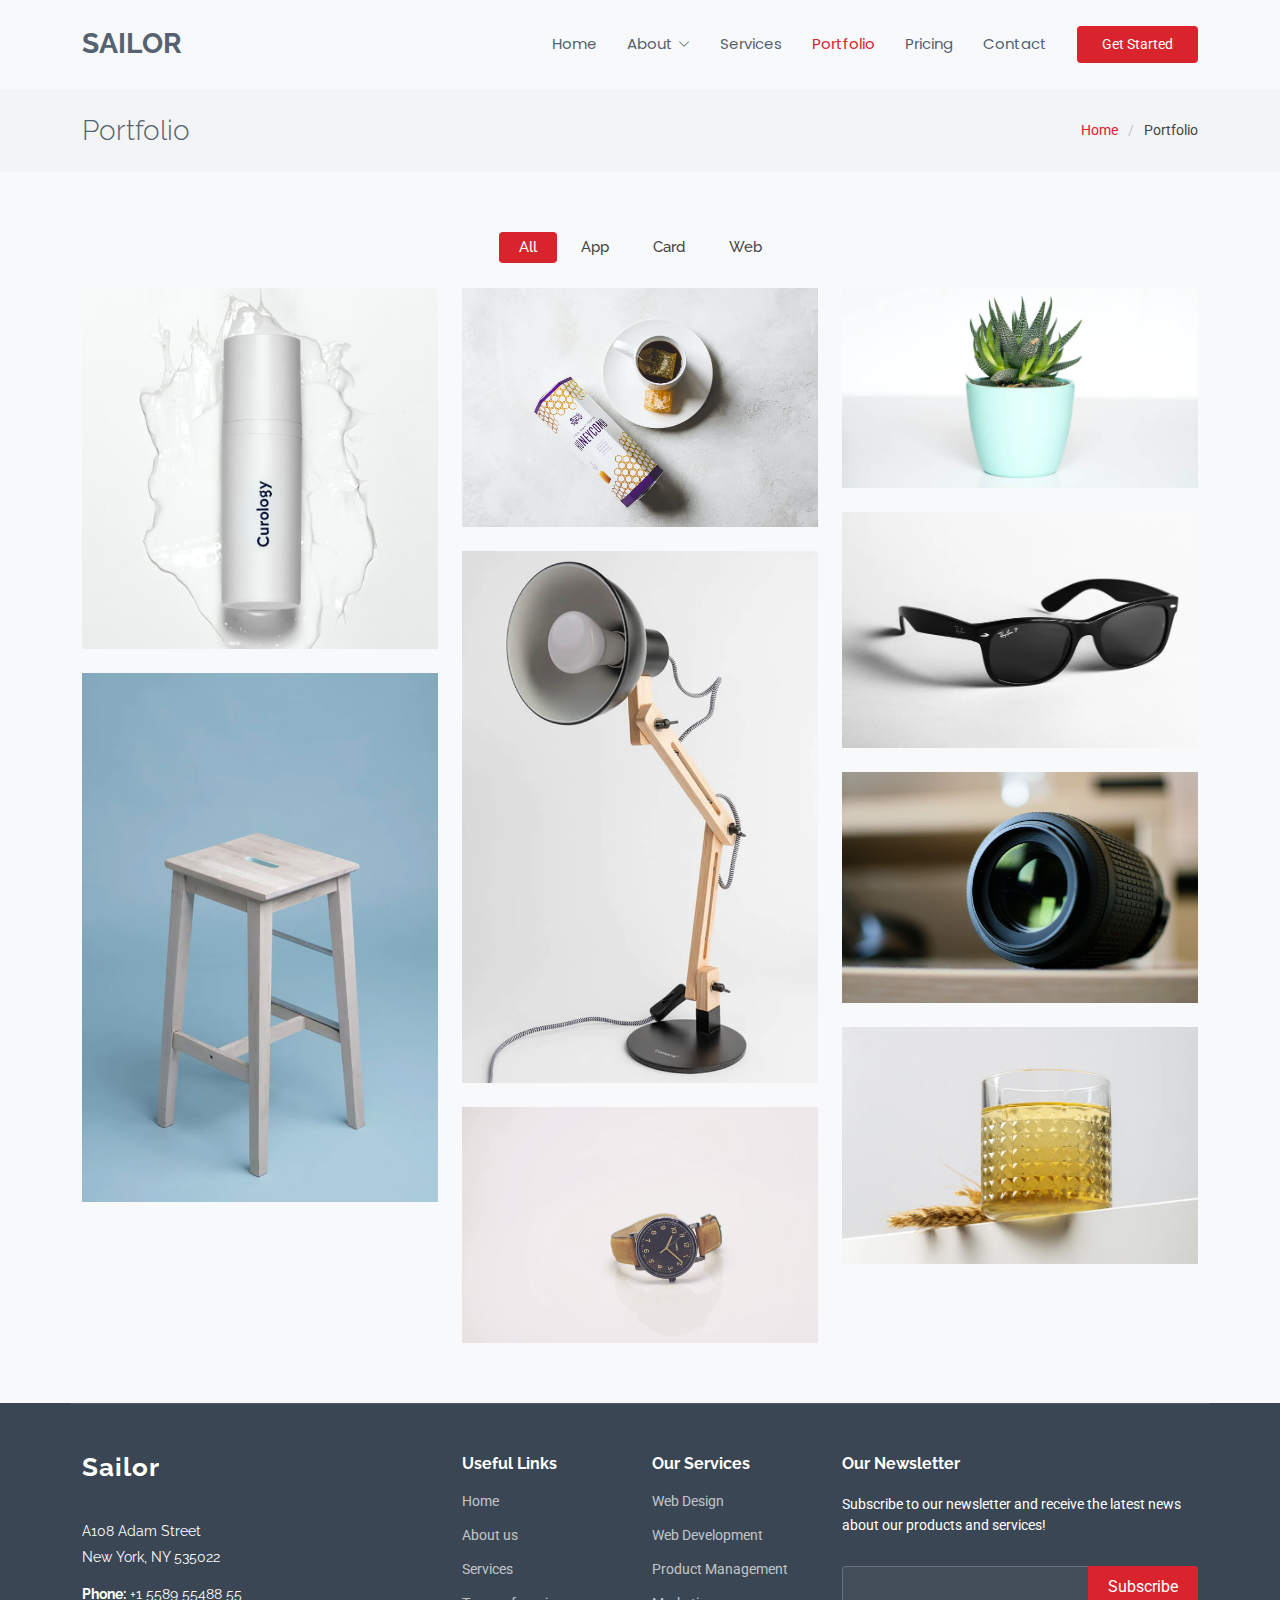
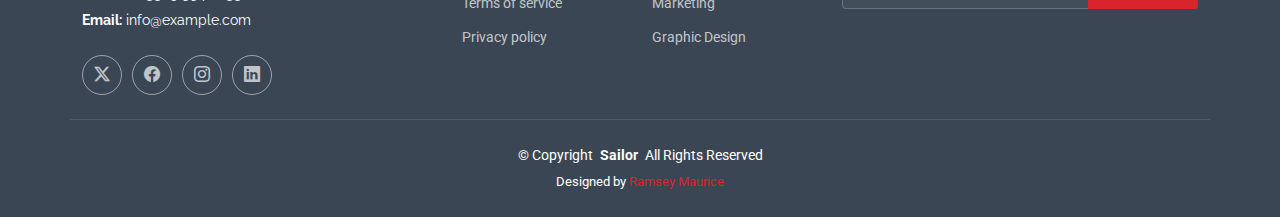
<file: portfolio.html>
<!DOCTYPE html>
<html lang="en">

<head>
  <meta charset="utf-8">
  <meta content="width=device-width, initial-scale=1.0" name="viewport">
  <title>Portfolio - Sailor Bootstrap Template</title>
  <meta name="description" content="">
  <meta name="keywords" content="">

  <!-- Favicons -->
  <link href="assets/img/favicon.png" rel="icon">
  <link href="assets/img/apple-touch-icon.png" rel="apple-touch-icon">

  <!-- Fonts -->
  <link href="https://fonts.googleapis.com" rel="preconnect">
  <link href="https://fonts.gstatic.com" rel="preconnect" crossorigin>
  <link href="https://fonts.googleapis.com/css2?family=Roboto:ital,wght@0,100;0,300;0,400;0,500;0,700;0,900;1,100;1,300;1,400;1,500;1,700;1,900&family=Poppins:ital,wght@0,100;0,200;0,300;0,400;0,500;0,600;0,700;0,800;0,900;1,100;1,200;1,300;1,400;1,500;1,600;1,700;1,800;1,900&family=Raleway:ital,wght@0,100;0,200;0,300;0,400;0,500;0,600;0,700;0,800;0,900;1,100;1,200;1,300;1,400;1,500;1,600;1,700;1,800;1,900&display=swap" rel="stylesheet">

  <!-- Vendor CSS Files -->
  <link href="assets/vendor/bootstrap/css/bootstrap.min.css" rel="stylesheet">
  <link href="assets/vendor/bootstrap-icons/bootstrap-icons.css" rel="stylesheet">
  <link href="assets/vendor/aos/aos.css" rel="stylesheet">
  <link href="assets/vendor/glightbox/css/glightbox.min.css" rel="stylesheet">
  <link href="assets/vendor/swiper/swiper-bundle.min.css" rel="stylesheet">

  <!-- Main CSS File -->
  <link href="assets/css/main.css" rel="stylesheet">


</head>

<body class="portfolio-page">

  <header id="header" class="header d-flex align-items-center sticky-top">
    <div class="container-fluid container-xl position-relative d-flex align-items-center">

      <a href="index.html" class="logo d-flex align-items-center me-auto">
        <!-- Uncomment the line below if you also wish to use an image logo -->
        <!-- <img src="assets/img/logo.png" alt=""> -->
        <h1 class="sitename">Sailor</h1>
      </a>

      <nav id="navmenu" class="navmenu">
        <ul>
          <li><a href="#hero">Home</a></li>
          <li class="dropdown"><a href="about.html"><span>About</span> <i class="bi bi-chevron-down toggle-dropdown"></i></a>
            <ul>
              <li><a href="team.html">Team</a></li>
              <li><a href="testimonials.html">Testimonials</a></li>
            </ul>
          </li>
          <li><a href="services.html">Services</a></li>
          <li><a href="portfolio.html" class="active">Portfolio</a></li>
          <li><a href="pricing.html">Pricing</a></li>
          <li><a href="contact.html">Contact</a></li>
        </ul>
        <i class="mobile-nav-toggle d-xl-none bi bi-list"></i>
      </nav>

      <a class="btn-getstarted" href="about.html">Get Started</a>

    </div>
  </header>

  <main class="main">

    <!-- Page Title -->
    <div class="page-title light-background">
      <div class="container d-lg-flex justify-content-between align-items-center">
        <h1 class="mb-2 mb-lg-0">Portfolio</h1>
        <nav class="breadcrumbs">
          <ol>
            <li><a href="index.html">Home</a></li>
            <li class="current">Portfolio</li>
          </ol>
        </nav>
      </div>
    </div><!-- End Page Title -->

    <!-- Portfolio Section -->
    <section id="portfolio" class="portfolio section">

      <div class="container">

        <div class="isotope-layout" data-default-filter="*" data-layout="masonry" data-sort="original-order">

          <ul class="portfolio-filters isotope-filters" data-aos="fade-up" data-aos-delay="100">
            <li data-filter="*" class="filter-active">All</li>
            <li data-filter=".filter-app">App</li>
            <li data-filter=".filter-product">Card</li>
            <li data-filter=".filter-branding">Web</li>
          </ul><!-- End Portfolio Filters -->

          <div class="row gy-4 isotope-container" data-aos="fade-up" data-aos-delay="200">

            <div class="col-lg-4 col-md-6 portfolio-item isotope-item filter-app">
              <img src="assets/img/masonry-portfolio/masonry-portfolio-1.jpg" class="img-fluid" alt="">
              <div class="portfolio-info">
                <h4>App 1</h4>
                <p>Lorem ipsum, dolor sit</p>
                <a href="assets/img/masonry-portfolio/masonry-portfolio-1.jpg" title="App 1" data-gallery="portfolio-gallery-app" class="glightbox preview-link"><i class="bi bi-zoom-in"></i></a>
                <a href="portfolio-details.html" title="More Details" class="details-link"><i class="bi bi-link-45deg"></i></a>
              </div>
            </div><!-- End Portfolio Item -->

            <div class="col-lg-4 col-md-6 portfolio-item isotope-item filter-product">
              <img src="assets/img/masonry-portfolio/masonry-portfolio-2.jpg" class="img-fluid" alt="">
              <div class="portfolio-info">
                <h4>Product 1</h4>
                <p>Lorem ipsum, dolor sit</p>
                <a href="assets/img/masonry-portfolio/masonry-portfolio-2.jpg" title="Product 1" data-gallery="portfolio-gallery-product" class="glightbox preview-link"><i class="bi bi-zoom-in"></i></a>
                <a href="portfolio-details.html" title="More Details" class="details-link"><i class="bi bi-link-45deg"></i></a>
              </div>
            </div><!-- End Portfolio Item -->

            <div class="col-lg-4 col-md-6 portfolio-item isotope-item filter-branding">
              <img src="assets/img/masonry-portfolio/masonry-portfolio-3.jpg" class="img-fluid" alt="">
              <div class="portfolio-info">
                <h4>Branding 1</h4>
                <p>Lorem ipsum, dolor sit</p>
                <a href="assets/img/masonry-portfolio/masonry-portfolio-3.jpg" title="Branding 1" data-gallery="portfolio-gallery-branding" class="glightbox preview-link"><i class="bi bi-zoom-in"></i></a>
                <a href="portfolio-details.html" title="More Details" class="details-link"><i class="bi bi-link-45deg"></i></a>
              </div>
            </div><!-- End Portfolio Item -->

            <div class="col-lg-4 col-md-6 portfolio-item isotope-item filter-app">
              <img src="assets/img/masonry-portfolio/masonry-portfolio-4.jpg" class="img-fluid" alt="">
              <div class="portfolio-info">
                <h4>App 2</h4>
                <p>Lorem ipsum, dolor sit</p>
                <a href="assets/img/masonry-portfolio/masonry-portfolio-4.jpg" title="App 2" data-gallery="portfolio-gallery-app" class="glightbox preview-link"><i class="bi bi-zoom-in"></i></a>
                <a href="portfolio-details.html" title="More Details" class="details-link"><i class="bi bi-link-45deg"></i></a>
              </div>
            </div><!-- End Portfolio Item -->

            <div class="col-lg-4 col-md-6 portfolio-item isotope-item filter-product">
              <img src="assets/img/masonry-portfolio/masonry-portfolio-5.jpg" class="img-fluid" alt="">
              <div class="portfolio-info">
                <h4>Product 2</h4>
                <p>Lorem ipsum, dolor sit</p>
                <a href="assets/img/masonry-portfolio/masonry-portfolio-5.jpg" title="Product 2" data-gallery="portfolio-gallery-product" class="glightbox preview-link"><i class="bi bi-zoom-in"></i></a>
                <a href="portfolio-details.html" title="More Details" class="details-link"><i class="bi bi-link-45deg"></i></a>
              </div>
            </div><!-- End Portfolio Item -->

            <div class="col-lg-4 col-md-6 portfolio-item isotope-item filter-branding">
              <img src="assets/img/masonry-portfolio/masonry-portfolio-6.jpg" class="img-fluid" alt="">
              <div class="portfolio-info">
                <h4>Branding 2</h4>
                <p>Lorem ipsum, dolor sit</p>
                <a href="assets/img/masonry-portfolio/masonry-portfolio-6.jpg" title="Branding 2" data-gallery="portfolio-gallery-branding" class="glightbox preview-link"><i class="bi bi-zoom-in"></i></a>
                <a href="portfolio-details.html" title="More Details" class="details-link"><i class="bi bi-link-45deg"></i></a>
              </div>
            </div><!-- End Portfolio Item -->

            <div class="col-lg-4 col-md-6 portfolio-item isotope-item filter-app">
              <img src="assets/img/masonry-portfolio/masonry-portfolio-7.jpg" class="img-fluid" alt="">
              <div class="portfolio-info">
                <h4>App 3</h4>
                <p>Lorem ipsum, dolor sit</p>
                <a href="assets/img/masonry-portfolio/masonry-portfolio-7.jpg" title="App 3" data-gallery="portfolio-gallery-app" class="glightbox preview-link"><i class="bi bi-zoom-in"></i></a>
                <a href="portfolio-details.html" title="More Details" class="details-link"><i class="bi bi-link-45deg"></i></a>
              </div>
            </div><!-- End Portfolio Item -->

            <div class="col-lg-4 col-md-6 portfolio-item isotope-item filter-product">
              <img src="assets/img/masonry-portfolio/masonry-portfolio-8.jpg" class="img-fluid" alt="">
              <div class="portfolio-info">
                <h4>Product 3</h4>
                <p>Lorem ipsum, dolor sit</p>
                <a href="assets/img/masonry-portfolio/masonry-portfolio-8.jpg" title="Product 3" data-gallery="portfolio-gallery-product" class="glightbox preview-link"><i class="bi bi-zoom-in"></i></a>
                <a href="portfolio-details.html" title="More Details" class="details-link"><i class="bi bi-link-45deg"></i></a>
              </div>
            </div><!-- End Portfolio Item -->

            <div class="col-lg-4 col-md-6 portfolio-item isotope-item filter-branding">
              <img src="assets/img/masonry-portfolio/masonry-portfolio-9.jpg" class="img-fluid" alt="">
              <div class="portfolio-info">
                <h4>Branding 3</h4>
                <p>Lorem ipsum, dolor sit</p>
                <a href="assets/img/masonry-portfolio/masonry-portfolio-9.jpg" title="Branding 2" data-gallery="portfolio-gallery-branding" class="glightbox preview-link"><i class="bi bi-zoom-in"></i></a>
                <a href="portfolio-details.html" title="More Details" class="details-link"><i class="bi bi-link-45deg"></i></a>
              </div>
            </div><!-- End Portfolio Item -->

          </div><!-- End Portfolio Container -->

        </div>

      </div>

    </section><!-- /Portfolio Section -->

  </main>

  <footer id="footer" class="footer dark-background">

    <div class="container footer-top">
      <div class="row gy-4">
        <div class="col-lg-4 col-md-6 footer-about">
          <a href="index.html" class="logo d-flex align-items-center">
            <span class="sitename">Sailor</span>
          </a>
          <div class="footer-contact pt-3">
            <p>A108 Adam Street</p>
            <p>New York, NY 535022</p>
            <p class="mt-3"><strong>Phone:</strong> <span>+1 5589 55488 55</span></p>
            <p><strong>Email:</strong> <span>info@example.com</span></p>
          </div>
          <div class="social-links d-flex mt-4">
            <a href=""><i class="bi bi-twitter-x"></i></a>
            <a href=""><i class="bi bi-facebook"></i></a>
            <a href=""><i class="bi bi-instagram"></i></a>
            <a href=""><i class="bi bi-linkedin"></i></a>
          </div>
        </div>

        <div class="col-lg-2 col-md-3 footer-links">
          <h4>Useful Links</h4>
          <ul>
            <li><a href="#">Home</a></li>
            <li><a href="#">About us</a></li>
            <li><a href="#">Services</a></li>
            <li><a href="#">Terms of service</a></li>
            <li><a href="#">Privacy policy</a></li>
          </ul>
        </div>

        <div class="col-lg-2 col-md-3 footer-links">
          <h4>Our Services</h4>
          <ul>
            <li><a href="#">Web Design</a></li>
            <li><a href="#">Web Development</a></li>
            <li><a href="#">Product Management</a></li>
            <li><a href="#">Marketing</a></li>
            <li><a href="#">Graphic Design</a></li>
          </ul>
        </div>

        <div class="col-lg-4 col-md-12 footer-newsletter">
          <h4>Our Newsletter</h4>
          <p>Subscribe to our newsletter and receive the latest news about our products and services!</p>
          <form action="forms/newsletter.php" method="post" class="php-email-form">
            <div class="newsletter-form"><input type="email" name="email"><input type="submit" value="Subscribe"></div>
            <div class="loading">Loading</div>
            <div class="error-message"></div>
            <div class="sent-message">Your subscription request has been sent. Thank you!</div>
          </form>
        </div>

      </div>
    </div>

    <div class="container copyright text-center mt-4">
      <p>© <span>Copyright</span> <strong class="px-1 sitename">Sailor</strong> <span>All Rights Reserved</span></p>
      <div class="credits">
     
       Designed by <a href="https://mauriceagbesi.github.io">Ramsey Maurice</a>
      </div>
    </div>

  </footer>

  <!-- Scroll Top -->
  <a href="#" id="scroll-top" class="scroll-top d-flex align-items-center justify-content-center"><i class="bi bi-arrow-up-short"></i></a>

  <!-- Preloader -->
  <div id="preloader"></div>

  <!-- Vendor JS Files -->
  <script src="assets/vendor/bootstrap/js/bootstrap.bundle.min.js"></script>
  <script src="assets/vendor/php-email-form/validate.js"></script>
  <script src="assets/vendor/aos/aos.js"></script>
  <script src="assets/vendor/glightbox/js/glightbox.min.js"></script>
  <script src="assets/vendor/imagesloaded/imagesloaded.pkgd.min.js"></script>
  <script src="assets/vendor/isotope-layout/isotope.pkgd.min.js"></script>
  <script src="assets/vendor/purecounter/purecounter_vanilla.js"></script>
  <script src="assets/vendor/waypoints/noframework.waypoints.js"></script>
  <script src="assets/vendor/swiper/swiper-bundle.min.js"></script>

  <!-- Main JS File -->
  <script src="assets/js/main.js"></script>

</body>

</html>
</file>
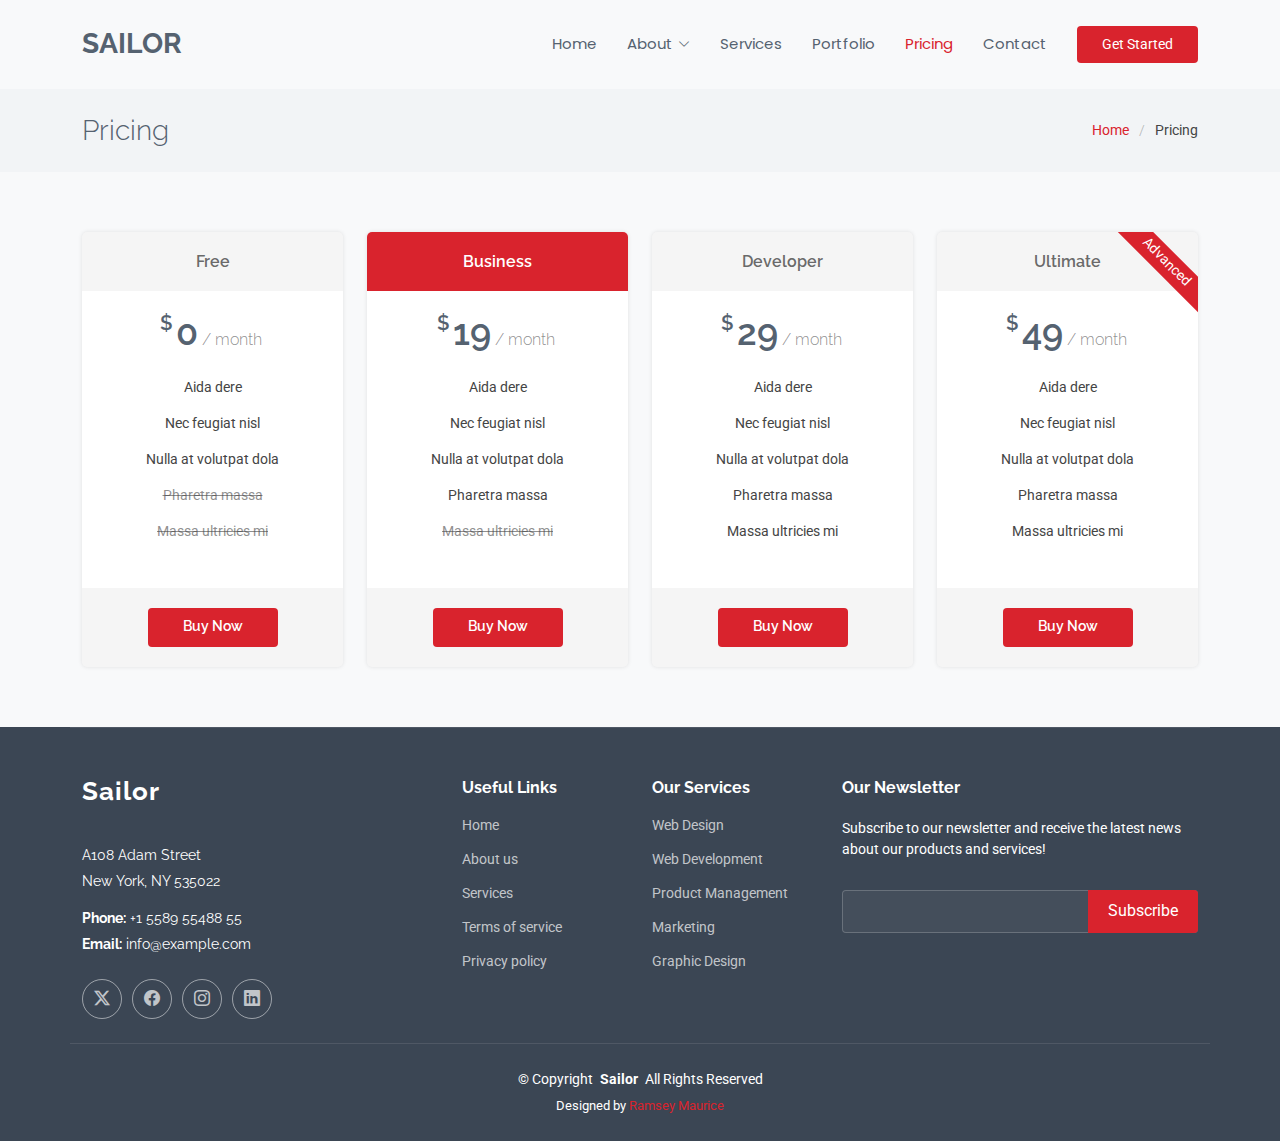
<file: pricing.html>
<!DOCTYPE html>
<html lang="en">

<head>
  <meta charset="utf-8">
  <meta content="width=device-width, initial-scale=1.0" name="viewport">
  <title>Pricing - Sailor Bootstrap Template</title>
  <meta name="description" content="">
  <meta name="keywords" content="">

  <!-- Favicons -->
  <link href="assets/img/favicon.png" rel="icon">
  <link href="assets/img/apple-touch-icon.png" rel="apple-touch-icon">

  <!-- Fonts -->
  <link href="https://fonts.googleapis.com" rel="preconnect">
  <link href="https://fonts.gstatic.com" rel="preconnect" crossorigin>
  <link href="https://fonts.googleapis.com/css2?family=Roboto:ital,wght@0,100;0,300;0,400;0,500;0,700;0,900;1,100;1,300;1,400;1,500;1,700;1,900&family=Poppins:ital,wght@0,100;0,200;0,300;0,400;0,500;0,600;0,700;0,800;0,900;1,100;1,200;1,300;1,400;1,500;1,600;1,700;1,800;1,900&family=Raleway:ital,wght@0,100;0,200;0,300;0,400;0,500;0,600;0,700;0,800;0,900;1,100;1,200;1,300;1,400;1,500;1,600;1,700;1,800;1,900&display=swap" rel="stylesheet">

  <!-- Vendor CSS Files -->
  <link href="assets/vendor/bootstrap/css/bootstrap.min.css" rel="stylesheet">
  <link href="assets/vendor/bootstrap-icons/bootstrap-icons.css" rel="stylesheet">
  <link href="assets/vendor/aos/aos.css" rel="stylesheet">
  <link href="assets/vendor/glightbox/css/glightbox.min.css" rel="stylesheet">
  <link href="assets/vendor/swiper/swiper-bundle.min.css" rel="stylesheet">

  <!-- Main CSS File -->
  <link href="assets/css/main.css" rel="stylesheet">


</head>

<body class="pricing-page">

  <header id="header" class="header d-flex align-items-center sticky-top">
    <div class="container-fluid container-xl position-relative d-flex align-items-center">

      <a href="index.html" class="logo d-flex align-items-center me-auto">
        <!-- Uncomment the line below if you also wish to use an image logo -->
        <!-- <img src="assets/img/logo.png" alt=""> -->
        <h1 class="sitename">Sailor</h1>
      </a>

      <nav id="navmenu" class="navmenu">
        <ul>
          <li><a href="#hero">Home</a></li>
          <li class="dropdown"><a href="about.html"><span>About</span> <i class="bi bi-chevron-down toggle-dropdown"></i></a>
            <ul>
              <li><a href="team.html">Team</a></li>
              <li><a href="testimonials.html">Testimonials</a></li>
        
            </ul>
          </li>
          <li><a href="services.html">Services</a></li>
          <li><a href="portfolio.html">Portfolio</a></li>
          <li><a href="pricing.html" class="active">Pricing</a></li>
          <li><a href="contact.html">Contact</a></li>
        </ul>
        <i class="mobile-nav-toggle d-xl-none bi bi-list"></i>
      </nav>

      <a class="btn-getstarted" href="about.html">Get Started</a>

    </div>
  </header>

  <main class="main">

    <!-- Page Title -->
    <div class="page-title light-background">
      <div class="container d-lg-flex justify-content-between align-items-center">
        <h1 class="mb-2 mb-lg-0">Pricing</h1>
        <nav class="breadcrumbs">
          <ol>
            <li><a href="index.html">Home</a></li>
            <li class="current">Pricing</li>
          </ol>
        </nav>
      </div>
    </div><!-- End Page Title -->

    <!-- Pricing Section -->
    <section id="pricing" class="pricing section">

      <div class="container">

        <div class="row gy-3">

          <div class="col-xl-3 col-lg-6" data-aos="fade-up" data-aos-delay="100">
            <div class="pricing-item">
              <h3>Free</h3>
              <h4><sup>$</sup>0<span> / month</span></h4>
              <ul>
                <li>Aida dere</li>
                <li>Nec feugiat nisl</li>
                <li>Nulla at volutpat dola</li>
                <li class="na">Pharetra massa</li>
                <li class="na">Massa ultricies mi</li>
              </ul>
              <div class="btn-wrap">
                <a href="#" class="btn-buy">Buy Now</a>
              </div>
            </div>
          </div><!-- End Pricing Item -->

          <div class="col-xl-3 col-lg-6" data-aos="fade-up" data-aos-delay="200">
            <div class="pricing-item featured">
              <h3>Business</h3>
              <h4><sup>$</sup>19<span> / month</span></h4>
              <ul>
                <li>Aida dere</li>
                <li>Nec feugiat nisl</li>
                <li>Nulla at volutpat dola</li>
                <li>Pharetra massa</li>
                <li class="na">Massa ultricies mi</li>
              </ul>
              <div class="btn-wrap">
                <a href="#" class="btn-buy">Buy Now</a>
              </div>
            </div>
          </div><!-- End Pricing Item -->

          <div class="col-xl-3 col-lg-6" data-aos="fade-up" data-aos-delay="400">
            <div class="pricing-item">
              <h3>Developer</h3>
              <h4><sup>$</sup>29<span> / month</span></h4>
              <ul>
                <li>Aida dere</li>
                <li>Nec feugiat nisl</li>
                <li>Nulla at volutpat dola</li>
                <li>Pharetra massa</li>
                <li>Massa ultricies mi</li>
              </ul>
              <div class="btn-wrap">
                <a href="#" class="btn-buy">Buy Now</a>
              </div>
            </div>
          </div><!-- End Pricing Item -->

          <div class="col-xl-3 col-lg-6" data-aos="fade-up" data-aos-delay="400">
            <div class="pricing-item">
              <span class="advanced">Advanced</span>
              <h3>Ultimate</h3>
              <h4><sup>$</sup>49<span> / month</span></h4>
              <ul>
                <li>Aida dere</li>
                <li>Nec feugiat nisl</li>
                <li>Nulla at volutpat dola</li>
                <li>Pharetra massa</li>
                <li>Massa ultricies mi</li>
              </ul>
              <div class="btn-wrap">
                <a href="#" class="btn-buy">Buy Now</a>
              </div>
            </div>
          </div><!-- End Pricing Item -->

        </div>

      </div>

    </section><!-- /Pricing Section -->

  </main>

  <footer id="footer" class="footer dark-background">

    <div class="container footer-top">
      <div class="row gy-4">
        <div class="col-lg-4 col-md-6 footer-about">
          <a href="index.html" class="logo d-flex align-items-center">
            <span class="sitename">Sailor</span>
          </a>
          <div class="footer-contact pt-3">
            <p>A108 Adam Street</p>
            <p>New York, NY 535022</p>
            <p class="mt-3"><strong>Phone:</strong> <span>+1 5589 55488 55</span></p>
            <p><strong>Email:</strong> <span>info@example.com</span></p>
          </div>
          <div class="social-links d-flex mt-4">
            <a href=""><i class="bi bi-twitter-x"></i></a>
            <a href=""><i class="bi bi-facebook"></i></a>
            <a href=""><i class="bi bi-instagram"></i></a>
            <a href=""><i class="bi bi-linkedin"></i></a>
          </div>
        </div>

        <div class="col-lg-2 col-md-3 footer-links">
          <h4>Useful Links</h4>
          <ul>
            <li><a href="#">Home</a></li>
            <li><a href="#">About us</a></li>
            <li><a href="#">Services</a></li>
            <li><a href="#">Terms of service</a></li>
            <li><a href="#">Privacy policy</a></li>
          </ul>
        </div>

        <div class="col-lg-2 col-md-3 footer-links">
          <h4>Our Services</h4>
          <ul>
            <li><a href="#">Web Design</a></li>
            <li><a href="#">Web Development</a></li>
            <li><a href="#">Product Management</a></li>
            <li><a href="#">Marketing</a></li>
            <li><a href="#">Graphic Design</a></li>
          </ul>
        </div>

        <div class="col-lg-4 col-md-12 footer-newsletter">
          <h4>Our Newsletter</h4>
          <p>Subscribe to our newsletter and receive the latest news about our products and services!</p>
          <form action="forms/newsletter.php" method="post" class="php-email-form">
            <div class="newsletter-form"><input type="email" name="email"><input type="submit" value="Subscribe"></div>
            <div class="loading">Loading</div>
            <div class="error-message"></div>
            <div class="sent-message">Your subscription request has been sent. Thank you!</div>
          </form>
        </div>

      </div>
    </div>

    <div class="container copyright text-center mt-4">
      <p>© <span>Copyright</span> <strong class="px-1 sitename">Sailor</strong> <span>All Rights Reserved</span></p>
      <div class="credits">
       Designed by <a href="https://mauriceagbesi.github.io">Ramsey Maurice</a>
      </div>
    </div>

  </footer>

  <!-- Scroll Top -->
  <a href="#" id="scroll-top" class="scroll-top d-flex align-items-center justify-content-center"><i class="bi bi-arrow-up-short"></i></a>

  <!-- Preloader -->
  <div id="preloader"></div>

  <!-- Vendor JS Files -->
  <script src="assets/vendor/bootstrap/js/bootstrap.bundle.min.js"></script>
  <script src="assets/vendor/php-email-form/validate.js"></script>
  <script src="assets/vendor/aos/aos.js"></script>
  <script src="assets/vendor/glightbox/js/glightbox.min.js"></script>
  <script src="assets/vendor/imagesloaded/imagesloaded.pkgd.min.js"></script>
  <script src="assets/vendor/isotope-layout/isotope.pkgd.min.js"></script>
  <script src="assets/vendor/purecounter/purecounter_vanilla.js"></script>
  <script src="assets/vendor/waypoints/noframework.waypoints.js"></script>
  <script src="assets/vendor/swiper/swiper-bundle.min.js"></script>

  <!-- Main JS File -->
  <script src="assets/js/main.js"></script>

</body>

</html>
</file>
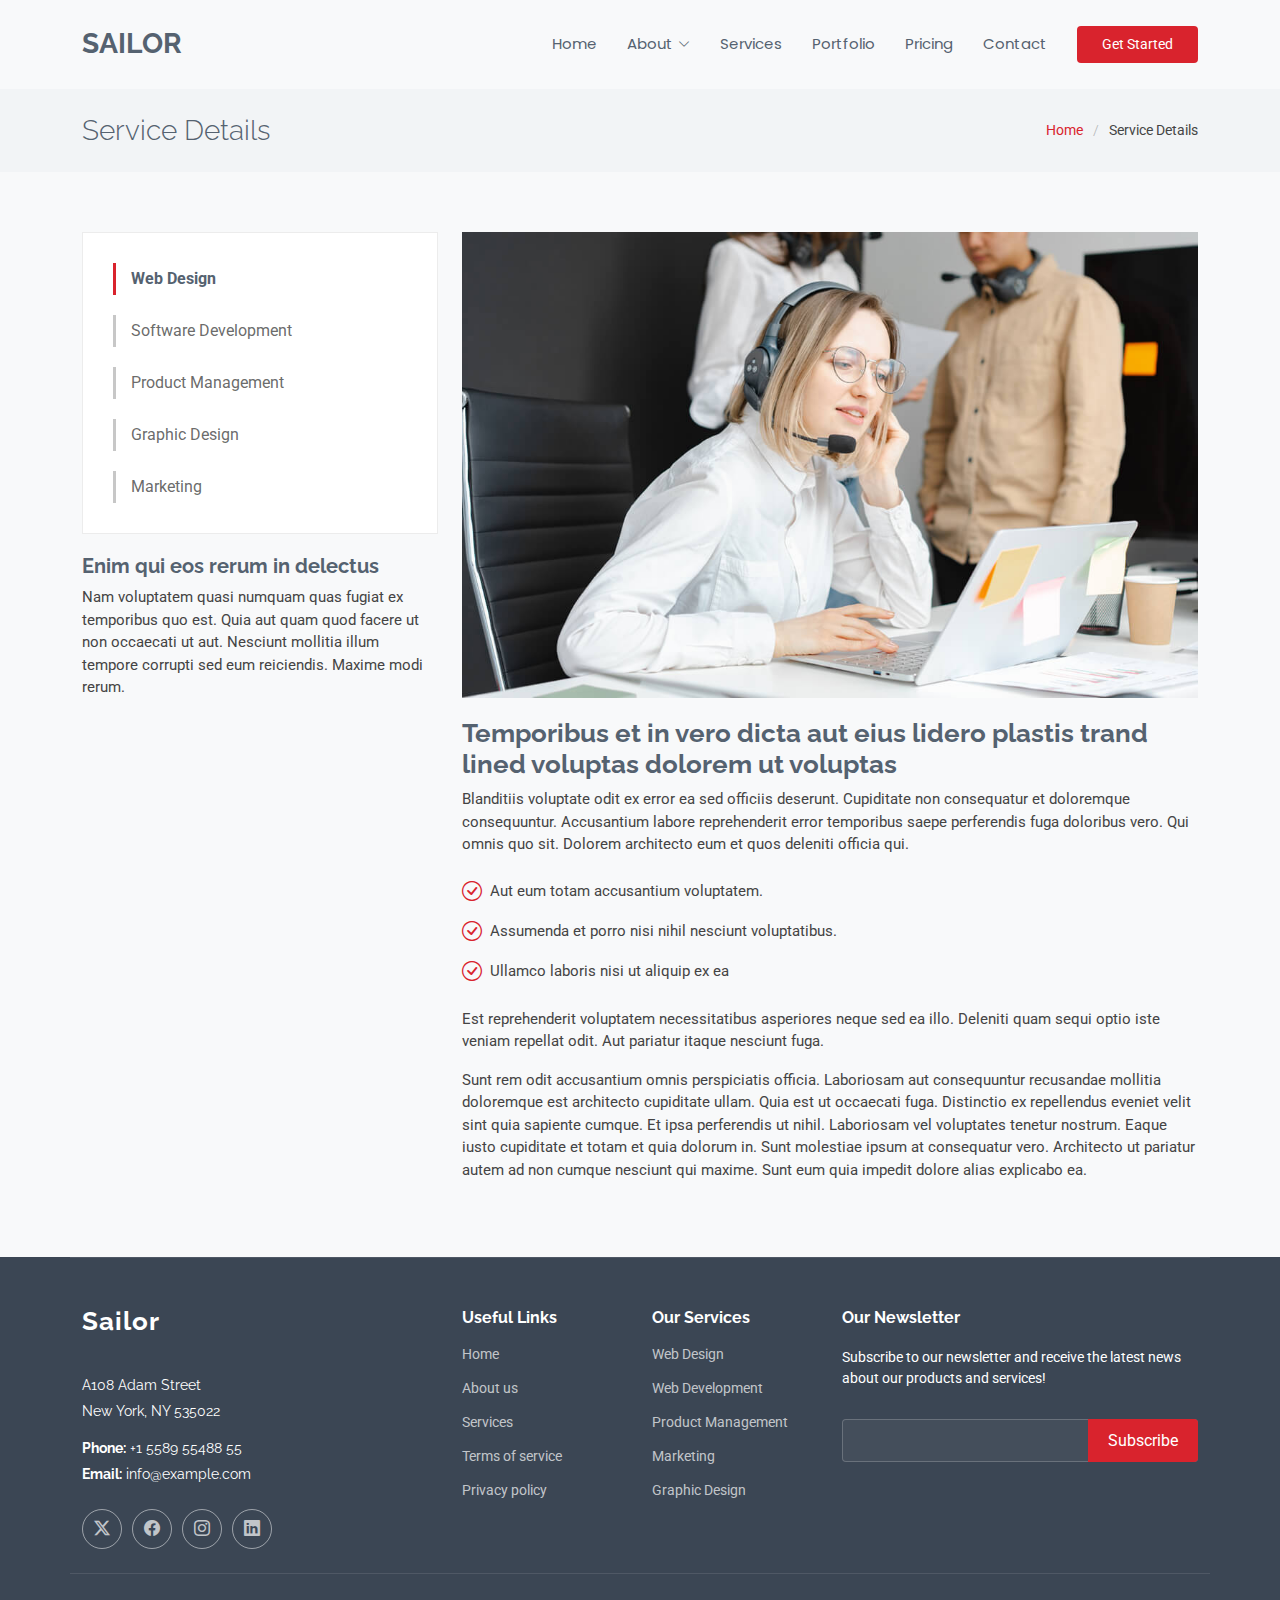
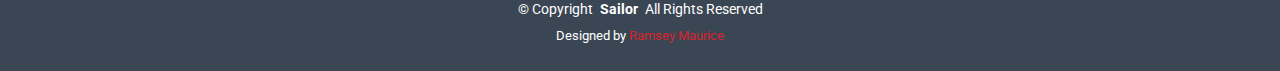
<file: service-details.html>
<!DOCTYPE html>
<html lang="en">

<head>
  <meta charset="utf-8">
  <meta content="width=device-width, initial-scale=1.0" name="viewport">
  <title>Service Details - Sailor Bootstrap Template</title>
  <meta name="description" content="">
  <meta name="keywords" content="">

  <!-- Favicons -->
  <link href="assets/img/favicon.png" rel="icon">
  <link href="assets/img/apple-touch-icon.png" rel="apple-touch-icon">

  <!-- Fonts -->
  <link href="https://fonts.googleapis.com" rel="preconnect">
  <link href="https://fonts.gstatic.com" rel="preconnect" crossorigin>
  <link href="https://fonts.googleapis.com/css2?family=Roboto:ital,wght@0,100;0,300;0,400;0,500;0,700;0,900;1,100;1,300;1,400;1,500;1,700;1,900&family=Poppins:ital,wght@0,100;0,200;0,300;0,400;0,500;0,600;0,700;0,800;0,900;1,100;1,200;1,300;1,400;1,500;1,600;1,700;1,800;1,900&family=Raleway:ital,wght@0,100;0,200;0,300;0,400;0,500;0,600;0,700;0,800;0,900;1,100;1,200;1,300;1,400;1,500;1,600;1,700;1,800;1,900&display=swap" rel="stylesheet">

  <!-- Vendor CSS Files -->
  <link href="assets/vendor/bootstrap/css/bootstrap.min.css" rel="stylesheet">
  <link href="assets/vendor/bootstrap-icons/bootstrap-icons.css" rel="stylesheet">
  <link href="assets/vendor/aos/aos.css" rel="stylesheet">
  <link href="assets/vendor/glightbox/css/glightbox.min.css" rel="stylesheet">
  <link href="assets/vendor/swiper/swiper-bundle.min.css" rel="stylesheet">

  <!-- Main CSS File -->
  <link href="assets/css/main.css" rel="stylesheet">

</head>

<body class="service-details-page">

  <header id="header" class="header d-flex align-items-center sticky-top">
    <div class="container-fluid container-xl position-relative d-flex align-items-center">

      <a href="index.html" class="logo d-flex align-items-center me-auto">
        <!-- Uncomment the line below if you also wish to use an image logo -->
        <!-- <img src="assets/img/logo.png" alt=""> -->
        <h1 class="sitename">Sailor</h1>
      </a>

      <nav id="navmenu" class="navmenu">
        <ul>
          <li><a href="#hero">Home</a></li>
          <li class="dropdown"><a href="about.html"><span>About</span> <i class="bi bi-chevron-down toggle-dropdown"></i></a>
            <ul>
              <li><a href="team.html">Team</a></li>
              <li><a href="testimonials.html">Testimonials</a></li>
           
            </ul>
          </li>
          <li><a href="services.html">Services</a></li>
          <li><a href="portfolio.html">Portfolio</a></li>
          <li><a href="pricing.html">Pricing</a></li>
          <li><a href="contact.html">Contact</a></li>
        </ul>
        <i class="mobile-nav-toggle d-xl-none bi bi-list"></i>
      </nav>

      <a class="btn-getstarted" href="about.html">Get Started</a>

    </div>
  </header>

  <main class="main">

    <!-- Page Title -->
    <div class="page-title light-background">
      <div class="container d-lg-flex justify-content-between align-items-center">
        <h1 class="mb-2 mb-lg-0">Service Details</h1>
        <nav class="breadcrumbs">
          <ol>
            <li><a href="index.html">Home</a></li>
            <li class="current">Service Details</li>
          </ol>
        </nav>
      </div>
    </div><!-- End Page Title -->

    <!-- Service Details Section -->
    <section id="service-details" class="service-details section">

      <div class="container">

        <div class="row gy-4">

          <div class="col-lg-4" data-aos="fade-up" data-aos-delay="100">
            <div class="services-list">
              <a href="#" class="active">Web Design</a>
              <a href="#">Software Development</a>
              <a href="#">Product Management</a>
              <a href="#">Graphic Design</a>
              <a href="#">Marketing</a>
            </div>

            <h4>Enim qui eos rerum in delectus</h4>
            <p>Nam voluptatem quasi numquam quas fugiat ex temporibus quo est. Quia aut quam quod facere ut non occaecati ut aut. Nesciunt mollitia illum tempore corrupti sed eum reiciendis. Maxime modi rerum.</p>
          </div>

          <div class="col-lg-8" data-aos="fade-up" data-aos-delay="200">
            <img src="assets/img/services.jpg" alt="" class="img-fluid services-img">
            <h3>Temporibus et in vero dicta aut eius lidero plastis trand lined voluptas dolorem ut voluptas</h3>
            <p>
              Blanditiis voluptate odit ex error ea sed officiis deserunt. Cupiditate non consequatur et doloremque consequuntur. Accusantium labore reprehenderit error temporibus saepe perferendis fuga doloribus vero. Qui omnis quo sit. Dolorem architecto eum et quos deleniti officia qui.
            </p>
            <ul>
              <li><i class="bi bi-check-circle"></i> <span>Aut eum totam accusantium voluptatem.</span></li>
              <li><i class="bi bi-check-circle"></i> <span>Assumenda et porro nisi nihil nesciunt voluptatibus.</span></li>
              <li><i class="bi bi-check-circle"></i> <span>Ullamco laboris nisi ut aliquip ex ea</span></li>
            </ul>
            <p>
              Est reprehenderit voluptatem necessitatibus asperiores neque sed ea illo. Deleniti quam sequi optio iste veniam repellat odit. Aut pariatur itaque nesciunt fuga.
            </p>
            <p>
              Sunt rem odit accusantium omnis perspiciatis officia. Laboriosam aut consequuntur recusandae mollitia doloremque est architecto cupiditate ullam. Quia est ut occaecati fuga. Distinctio ex repellendus eveniet velit sint quia sapiente cumque. Et ipsa perferendis ut nihil. Laboriosam vel voluptates tenetur nostrum. Eaque iusto cupiditate et totam et quia dolorum in. Sunt molestiae ipsum at consequatur vero. Architecto ut pariatur autem ad non cumque nesciunt qui maxime. Sunt eum quia impedit dolore alias explicabo ea.
            </p>
          </div>

        </div>

      </div>

    </section><!-- /Service Details Section -->

  </main>

  <footer id="footer" class="footer dark-background">

    <div class="container footer-top">
      <div class="row gy-4">
        <div class="col-lg-4 col-md-6 footer-about">
          <a href="index.html" class="logo d-flex align-items-center">
            <span class="sitename">Sailor</span>
          </a>
          <div class="footer-contact pt-3">
            <p>A108 Adam Street</p>
            <p>New York, NY 535022</p>
            <p class="mt-3"><strong>Phone:</strong> <span>+1 5589 55488 55</span></p>
            <p><strong>Email:</strong> <span>info@example.com</span></p>
          </div>
          <div class="social-links d-flex mt-4">
            <a href=""><i class="bi bi-twitter-x"></i></a>
            <a href=""><i class="bi bi-facebook"></i></a>
            <a href=""><i class="bi bi-instagram"></i></a>
            <a href=""><i class="bi bi-linkedin"></i></a>
          </div>
        </div>

        <div class="col-lg-2 col-md-3 footer-links">
          <h4>Useful Links</h4>
          <ul>
            <li><a href="#">Home</a></li>
            <li><a href="#">About us</a></li>
            <li><a href="#">Services</a></li>
            <li><a href="#">Terms of service</a></li>
            <li><a href="#">Privacy policy</a></li>
          </ul>
        </div>

        <div class="col-lg-2 col-md-3 footer-links">
          <h4>Our Services</h4>
          <ul>
            <li><a href="#">Web Design</a></li>
            <li><a href="#">Web Development</a></li>
            <li><a href="#">Product Management</a></li>
            <li><a href="#">Marketing</a></li>
            <li><a href="#">Graphic Design</a></li>
          </ul>
        </div>

        <div class="col-lg-4 col-md-12 footer-newsletter">
          <h4>Our Newsletter</h4>
          <p>Subscribe to our newsletter and receive the latest news about our products and services!</p>
          <form action="forms/newsletter.php" method="post" class="php-email-form">
            <div class="newsletter-form"><input type="email" name="email"><input type="submit" value="Subscribe"></div>
            <div class="loading">Loading</div>
            <div class="error-message"></div>
            <div class="sent-message">Your subscription request has been sent. Thank you!</div>
          </form>
        </div>

      </div>
    </div>

    <div class="container copyright text-center mt-4">
      <p>© <span>Copyright</span> <strong class="px-1 sitename">Sailor</strong> <span>All Rights Reserved</span></p>
      <div class="credits">
    
        Designed by <a href="https://mauriceagbesi.github.io">Ramsey Maurice</a>
      </div>
    </div>

  </footer>

  <!-- Scroll Top -->
  <a href="#" id="scroll-top" class="scroll-top d-flex align-items-center justify-content-center"><i class="bi bi-arrow-up-short"></i></a>

  <!-- Preloader -->
  <div id="preloader"></div>

  <!-- Vendor JS Files -->
  <script src="assets/vendor/bootstrap/js/bootstrap.bundle.min.js"></script>
  <script src="assets/vendor/php-email-form/validate.js"></script>
  <script src="assets/vendor/aos/aos.js"></script>
  <script src="assets/vendor/glightbox/js/glightbox.min.js"></script>
  <script src="assets/vendor/imagesloaded/imagesloaded.pkgd.min.js"></script>
  <script src="assets/vendor/isotope-layout/isotope.pkgd.min.js"></script>
  <script src="assets/vendor/purecounter/purecounter_vanilla.js"></script>
  <script src="assets/vendor/waypoints/noframework.waypoints.js"></script>
  <script src="assets/vendor/swiper/swiper-bundle.min.js"></script>

  <!-- Main JS File -->
  <script src="assets/js/main.js"></script>

</body>

</html>
</file>
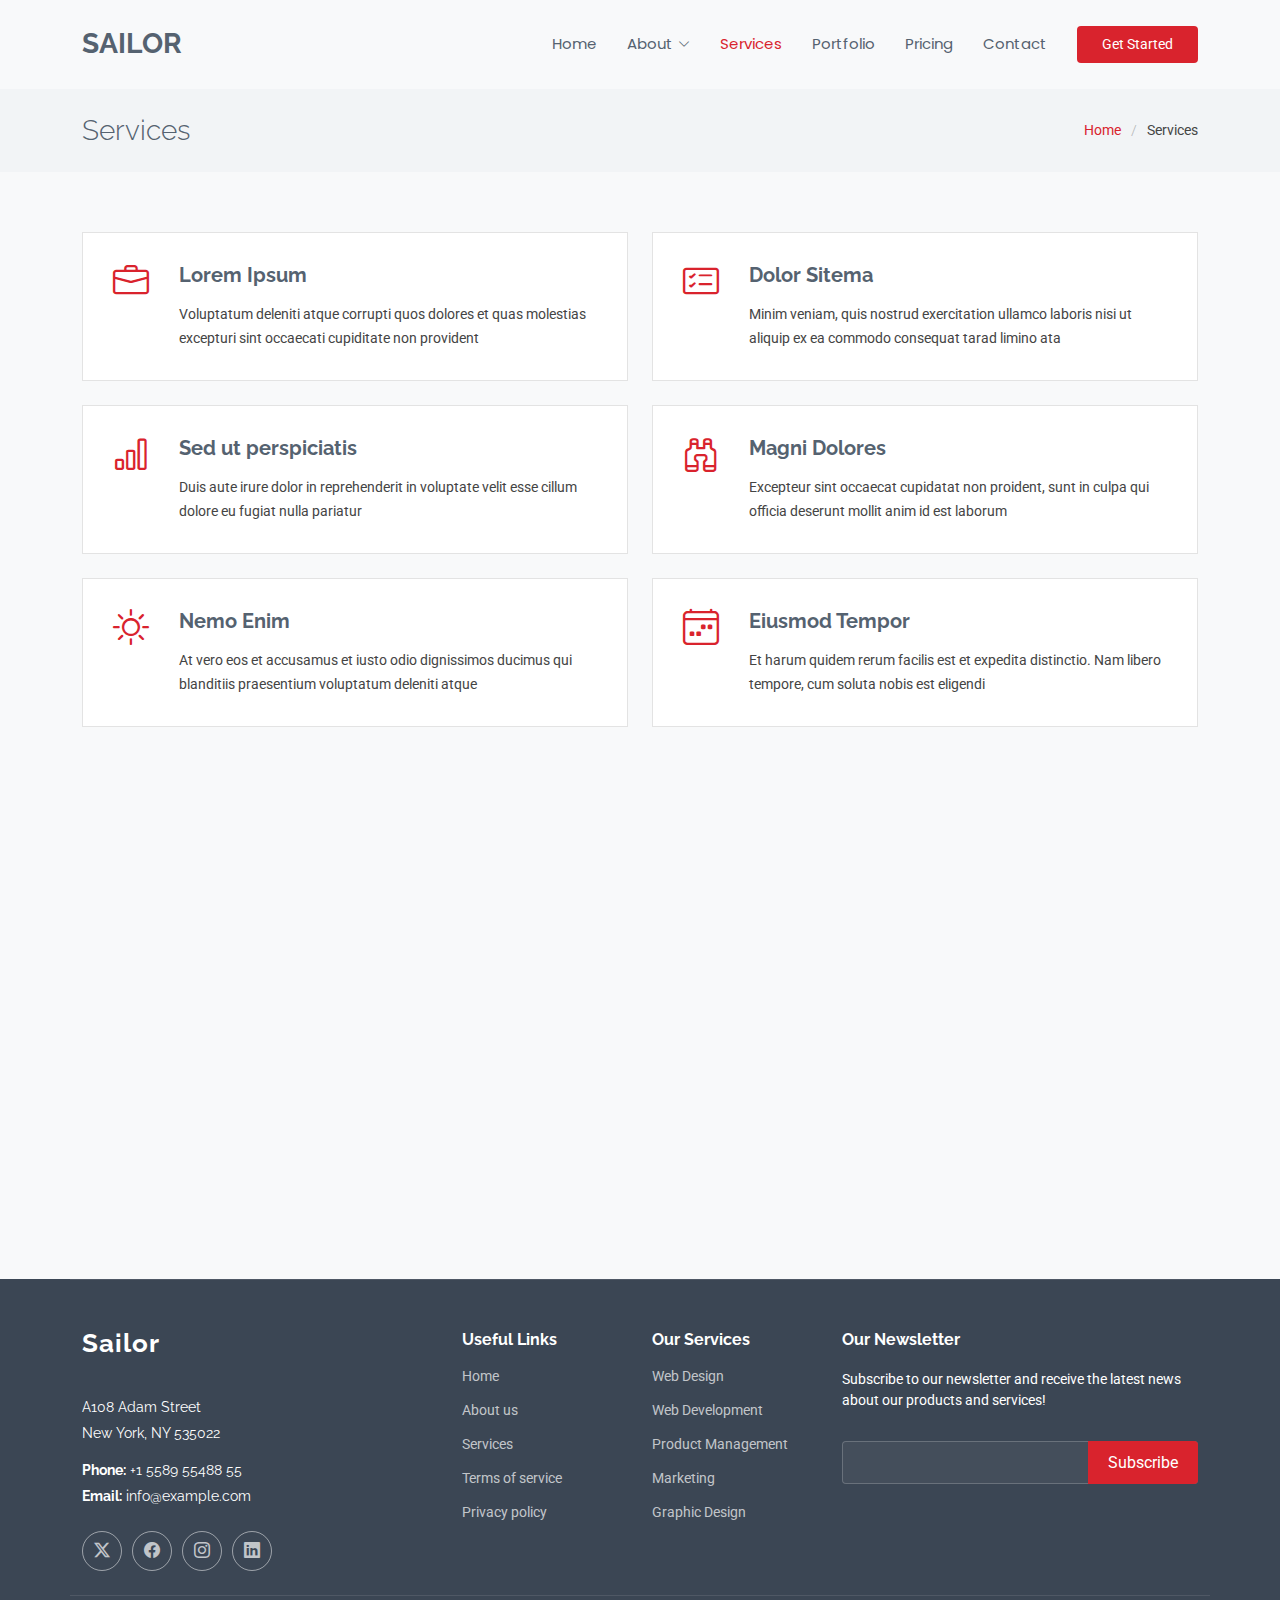
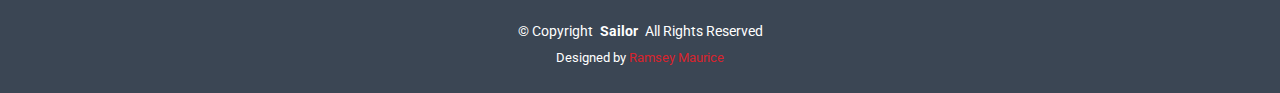
<file: services.html>
<!DOCTYPE html>
<html lang="en">

<head>
  <meta charset="utf-8">
  <meta content="width=device-width, initial-scale=1.0" name="viewport">
  <title>Services - Sailor Bootstrap Template</title>
  <meta name="description" content="">
  <meta name="keywords" content="">

  <!-- Favicons -->
  <link href="assets/img/favicon.png" rel="icon">
  <link href="assets/img/apple-touch-icon.png" rel="apple-touch-icon">

  <!-- Fonts -->
  <link href="https://fonts.googleapis.com" rel="preconnect">
  <link href="https://fonts.gstatic.com" rel="preconnect" crossorigin>
  <link href="https://fonts.googleapis.com/css2?family=Roboto:ital,wght@0,100;0,300;0,400;0,500;0,700;0,900;1,100;1,300;1,400;1,500;1,700;1,900&family=Poppins:ital,wght@0,100;0,200;0,300;0,400;0,500;0,600;0,700;0,800;0,900;1,100;1,200;1,300;1,400;1,500;1,600;1,700;1,800;1,900&family=Raleway:ital,wght@0,100;0,200;0,300;0,400;0,500;0,600;0,700;0,800;0,900;1,100;1,200;1,300;1,400;1,500;1,600;1,700;1,800;1,900&display=swap" rel="stylesheet">

  <!-- Vendor CSS Files -->
  <link href="assets/vendor/bootstrap/css/bootstrap.min.css" rel="stylesheet">
  <link href="assets/vendor/bootstrap-icons/bootstrap-icons.css" rel="stylesheet">
  <link href="assets/vendor/aos/aos.css" rel="stylesheet">
  <link href="assets/vendor/glightbox/css/glightbox.min.css" rel="stylesheet">
  <link href="assets/vendor/swiper/swiper-bundle.min.css" rel="stylesheet">

  <!-- Main CSS File -->
  <link href="assets/css/main.css" rel="stylesheet">


</head>

<body class="services-page">

  <header id="header" class="header d-flex align-items-center sticky-top">
    <div class="container-fluid container-xl position-relative d-flex align-items-center">

      <a href="index.html" class="logo d-flex align-items-center me-auto">
        <!-- Uncomment the line below if you also wish to use an image logo -->
        <!-- <img src="assets/img/logo.png" alt=""> -->
        <h1 class="sitename">Sailor</h1>
      </a>

      <nav id="navmenu" class="navmenu">
        <ul>
          <li><a href="#hero">Home</a></li>
          <li class="dropdown"><a href="about.html"><span>About</span> <i class="bi bi-chevron-down toggle-dropdown"></i></a>
            <ul>
              <li><a href="team.html">Team</a></li>
              <li><a href="testimonials.html">Testimonials</a></li>
           
            </ul>
          </li>
          <li><a href="services.html" class="active">Services</a></li>
          <li><a href="portfolio.html">Portfolio</a></li>
          <li><a href="pricing.html">Pricing</a></li>
          <li><a href="contact.html">Contact</a></li>
        </ul>
        <i class="mobile-nav-toggle d-xl-none bi bi-list"></i>
      </nav>

      <a class="btn-getstarted" href="about.html">Get Started</a>

    </div>
  </header>

  <main class="main">

    <!-- Page Title -->
    <div class="page-title light-background">
      <div class="container d-lg-flex justify-content-between align-items-center">
        <h1 class="mb-2 mb-lg-0">Services</h1>
        <nav class="breadcrumbs">
          <ol>
            <li><a href="index.html">Home</a></li>
            <li class="current">Services</li>
          </ol>
        </nav>
      </div>
    </div><!-- End Page Title -->

    <!-- Services Section -->
    <section id="services" class="services section">

      <div class="container">

        <div class="row gy-4">

          <div class="col-md-6" data-aos="fade-up" data-aos-delay="100">
            <div class="service-item d-flex position-relative h-100">
              <i class="bi bi-briefcase icon flex-shrink-0"></i>
              <div>
                <h4 class="title"><a href="#" class="stretched-link">Lorem Ipsum</a></h4>
                <p class="description">Voluptatum deleniti atque corrupti quos dolores et quas molestias excepturi sint occaecati cupiditate non provident</p>
              </div>
            </div>
          </div><!-- End Service Item -->

          <div class="col-md-6" data-aos="fade-up" data-aos-delay="200">
            <div class="service-item d-flex position-relative h-100">
              <i class="bi bi-card-checklist icon flex-shrink-0"></i>
              <div>
                <h4 class="title"><a href="#" class="stretched-link">Dolor Sitema</a></h4>
                <p class="description">Minim veniam, quis nostrud exercitation ullamco laboris nisi ut aliquip ex ea commodo consequat tarad limino ata</p>
              </div>
            </div>
          </div><!-- End Service Item -->

          <div class="col-md-6" data-aos="fade-up" data-aos-delay="300">
            <div class="service-item d-flex position-relative h-100">
              <i class="bi bi-bar-chart icon flex-shrink-0"></i>
              <div>
                <h4 class="title"><a href="#" class="stretched-link">Sed ut perspiciatis</a></h4>
                <p class="description">Duis aute irure dolor in reprehenderit in voluptate velit esse cillum dolore eu fugiat nulla pariatur</p>
              </div>
            </div>
          </div><!-- End Service Item -->

          <div class="col-md-6" data-aos="fade-up" data-aos-delay="400">
            <div class="service-item d-flex position-relative h-100">
              <i class="bi bi-binoculars icon flex-shrink-0"></i>
              <div>
                <h4 class="title"><a href="#" class="stretched-link">Magni Dolores</a></h4>
                <p class="description">Excepteur sint occaecat cupidatat non proident, sunt in culpa qui officia deserunt mollit anim id est laborum</p>
              </div>
            </div>
          </div><!-- End Service Item -->

          <div class="col-md-6" data-aos="fade-up" data-aos-delay="500">
            <div class="service-item d-flex position-relative h-100">
              <i class="bi bi-brightness-high icon flex-shrink-0"></i>
              <div>
                <h4 class="title"><a href="#" class="stretched-link">Nemo Enim</a></h4>
                <p class="description">At vero eos et accusamus et iusto odio dignissimos ducimus qui blanditiis praesentium voluptatum deleniti atque</p>
              </div>
            </div>
          </div><!-- End Service Item -->

          <div class="col-md-6" data-aos="fade-up" data-aos-delay="600">
            <div class="service-item d-flex position-relative h-100">
              <i class="bi bi-calendar4-week icon flex-shrink-0"></i>
              <div>
                <h4 class="title"><a href="#" class="stretched-link">Eiusmod Tempor</a></h4>
                <p class="description">Et harum quidem rerum facilis est et expedita distinctio. Nam libero tempore, cum soluta nobis est eligendi</p>
              </div>
            </div>
          </div><!-- End Service Item -->

        </div>

      </div>

    </section><!-- /Services Section -->

    <!-- Features Section -->
    <section id="features" class="features section">

      <!-- Section Title -->
      <div class="container section-title" data-aos="fade-up">
        <h2>Features</h2>
        <p>Check Our Features<br></p>
      </div><!-- End Section Title -->

      <div class="container" data-aos="fade-up" data-aos-delay="100">

        <div class="row">
          <div class="col-lg-3">
            <ul class="nav nav-tabs flex-column">
              <li class="nav-item">
                <a class="nav-link active show" data-bs-toggle="tab" href="#features-tab-1">Modi sit est</a>
              </li>
              <li class="nav-item">
                <a class="nav-link" data-bs-toggle="tab" href="#features-tab-2">Unde praesentium sed</a>
              </li>
              <li class="nav-item">
                <a class="nav-link" data-bs-toggle="tab" href="#features-tab-3">Pariatur explicabo vel</a>
              </li>
              <li class="nav-item">
                <a class="nav-link" data-bs-toggle="tab" href="#features-tab-4">Nostrum qui quasi</a>
              </li>
              <li class="nav-item">
                <a class="nav-link" data-bs-toggle="tab" href="#features-tab-5">Iusto ut expedita aut</a>
              </li>
            </ul>
          </div>
          <div class="col-lg-9 mt-4 mt-lg-0">
            <div class="tab-content">
              <div class="tab-pane active show" id="features-tab-1">
                <div class="row">
                  <div class="col-lg-8 details order-2 order-lg-1">
                    <h3>Architecto ut aperiam autem id</h3>
                    <p class="fst-italic">Qui laudantium consequatur laborum sit qui ad sapiente dila parde sonata raqer a videna mareta paulona marka</p>
                    <p>Et nobis maiores eius. Voluptatibus ut enim blanditiis atque harum sint. Laborum eos ipsum ipsa odit magni. Incidunt hic ut molestiae aut qui. Est repellat minima eveniet eius et quis magni nihil. Consequatur dolorem quaerat quos qui similique accusamus nostrum rem vero</p>
                  </div>
                  <div class="col-lg-4 text-center order-1 order-lg-2">
                    <img src="assets/img/tabs/tab-1.png" alt="" class="img-fluid">
                  </div>
                </div>
              </div>
              <div class="tab-pane" id="features-tab-2">
                <div class="row">
                  <div class="col-lg-8 details order-2 order-lg-1">
                    <h3>Et blanditiis nemo veritatis excepturi</h3>
                    <p class="fst-italic">Qui laudantium consequatur laborum sit qui ad sapiente dila parde sonata raqer a videna mareta paulona marka</p>
                    <p>Ea ipsum voluptatem consequatur quis est. Illum error ullam omnis quia et reiciendis sunt sunt est. Non aliquid repellendus itaque accusamus eius et velit ipsa voluptates. Optio nesciunt eaque beatae accusamus lerode pakto madirna desera vafle de nideran pal</p>
                  </div>
                  <div class="col-lg-4 text-center order-1 order-lg-2">
                    <img src="assets/img/tabs/tab-2.png" alt="" class="img-fluid">
                  </div>
                </div>
              </div>
              <div class="tab-pane" id="features-tab-3">
                <div class="row">
                  <div class="col-lg-8 details order-2 order-lg-1">
                    <h3>Impedit facilis occaecati odio neque aperiam sit</h3>
                    <p class="fst-italic">Eos voluptatibus quo. Odio similique illum id quidem non enim fuga. Qui natus non sunt dicta dolor et. In asperiores velit quaerat perferendis aut</p>
                    <p>Iure officiis odit rerum. Harum sequi eum illum corrupti culpa veritatis quisquam. Neque necessitatibus illo rerum eum ut. Commodi ipsam minima molestiae sed laboriosam a iste odio. Earum odit nesciunt fugiat sit ullam. Soluta et harum voluptatem optio quae</p>
                  </div>
                  <div class="col-lg-4 text-center order-1 order-lg-2">
                    <img src="assets/img/tabs/tab-3.png" alt="" class="img-fluid">
                  </div>
                </div>
              </div>
              <div class="tab-pane" id="features-tab-4">
                <div class="row">
                  <div class="col-lg-8 details order-2 order-lg-1">
                    <h3>Fuga dolores inventore laboriosam ut est accusamus laboriosam dolore</h3>
                    <p class="fst-italic">Totam aperiam accusamus. Repellat consequuntur iure voluptas iure porro quis delectus</p>
                    <p>Eaque consequuntur consequuntur libero expedita in voluptas. Nostrum ipsam necessitatibus aliquam fugiat debitis quis velit. Eum ex maxime error in consequatur corporis atque. Eligendi asperiores sed qui veritatis aperiam quia a laborum inventore</p>
                  </div>
                  <div class="col-lg-4 text-center order-1 order-lg-2">
                    <img src="assets/img/tabs/tab-4.png" alt="" class="img-fluid">
                  </div>
                </div>
              </div>
              <div class="tab-pane" id="features-tab-5">
                <div class="row">
                  <div class="col-lg-8 details order-2 order-lg-1">
                    <h3>Est eveniet ipsam sindera pad rone matrelat sando reda</h3>
                    <p class="fst-italic">Omnis blanditiis saepe eos autem qui sunt debitis porro quia.</p>
                    <p>Exercitationem nostrum omnis. Ut reiciendis repudiandae minus. Omnis recusandae ut non quam ut quod eius qui. Ipsum quia odit vero atque qui quibusdam amet. Occaecati sed est sint aut vitae molestiae voluptate vel</p>
                  </div>
                  <div class="col-lg-4 text-center order-1 order-lg-2">
                    <img src="assets/img/tabs/tab-5.png" alt="" class="img-fluid">
                  </div>
                </div>
              </div>
            </div>
          </div>
        </div>

      </div>

    </section><!-- /Features Section -->

  </main>

  <footer id="footer" class="footer dark-background">

    <div class="container footer-top">
      <div class="row gy-4">
        <div class="col-lg-4 col-md-6 footer-about">
          <a href="index.html" class="logo d-flex align-items-center">
            <span class="sitename">Sailor</span>
          </a>
          <div class="footer-contact pt-3">
            <p>A108 Adam Street</p>
            <p>New York, NY 535022</p>
            <p class="mt-3"><strong>Phone:</strong> <span>+1 5589 55488 55</span></p>
            <p><strong>Email:</strong> <span>info@example.com</span></p>
          </div>
          <div class="social-links d-flex mt-4">
            <a href=""><i class="bi bi-twitter-x"></i></a>
            <a href=""><i class="bi bi-facebook"></i></a>
            <a href=""><i class="bi bi-instagram"></i></a>
            <a href=""><i class="bi bi-linkedin"></i></a>
          </div>
        </div>

        <div class="col-lg-2 col-md-3 footer-links">
          <h4>Useful Links</h4>
          <ul>
            <li><a href="#">Home</a></li>
            <li><a href="#">About us</a></li>
            <li><a href="#">Services</a></li>
            <li><a href="#">Terms of service</a></li>
            <li><a href="#">Privacy policy</a></li>
          </ul>
        </div>

        <div class="col-lg-2 col-md-3 footer-links">
          <h4>Our Services</h4>
          <ul>
            <li><a href="#">Web Design</a></li>
            <li><a href="#">Web Development</a></li>
            <li><a href="#">Product Management</a></li>
            <li><a href="#">Marketing</a></li>
            <li><a href="#">Graphic Design</a></li>
          </ul>
        </div>

        <div class="col-lg-4 col-md-12 footer-newsletter">
          <h4>Our Newsletter</h4>
          <p>Subscribe to our newsletter and receive the latest news about our products and services!</p>
          <form action="forms/newsletter.php" method="post" class="php-email-form">
            <div class="newsletter-form"><input type="email" name="email"><input type="submit" value="Subscribe"></div>
            <div class="loading">Loading</div>
            <div class="error-message"></div>
            <div class="sent-message">Your subscription request has been sent. Thank you!</div>
          </form>
        </div>

      </div>
    </div>

    <div class="container copyright text-center mt-4">
      <p>© <span>Copyright</span> <strong class="px-1 sitename">Sailor</strong> <span>All Rights Reserved</span></p>
      <div class="credits">
       
        Designed by <a href="https://mauriceagbesi.github.io">Ramsey Maurice</a>
      </div>
    </div>

  </footer>

  <!-- Scroll Top -->
  <a href="#" id="scroll-top" class="scroll-top d-flex align-items-center justify-content-center"><i class="bi bi-arrow-up-short"></i></a>

  <!-- Preloader -->
  <div id="preloader"></div>

  <!-- Vendor JS Files -->
  <script src="assets/vendor/bootstrap/js/bootstrap.bundle.min.js"></script>
  <script src="assets/vendor/php-email-form/validate.js"></script>
  <script src="assets/vendor/aos/aos.js"></script>
  <script src="assets/vendor/glightbox/js/glightbox.min.js"></script>
  <script src="assets/vendor/imagesloaded/imagesloaded.pkgd.min.js"></script>
  <script src="assets/vendor/isotope-layout/isotope.pkgd.min.js"></script>
  <script src="assets/vendor/purecounter/purecounter_vanilla.js"></script>
  <script src="assets/vendor/waypoints/noframework.waypoints.js"></script>
  <script src="assets/vendor/swiper/swiper-bundle.min.js"></script>

  <!-- Main JS File -->
  <script src="assets/js/main.js"></script>

</body>

</html>
</file>
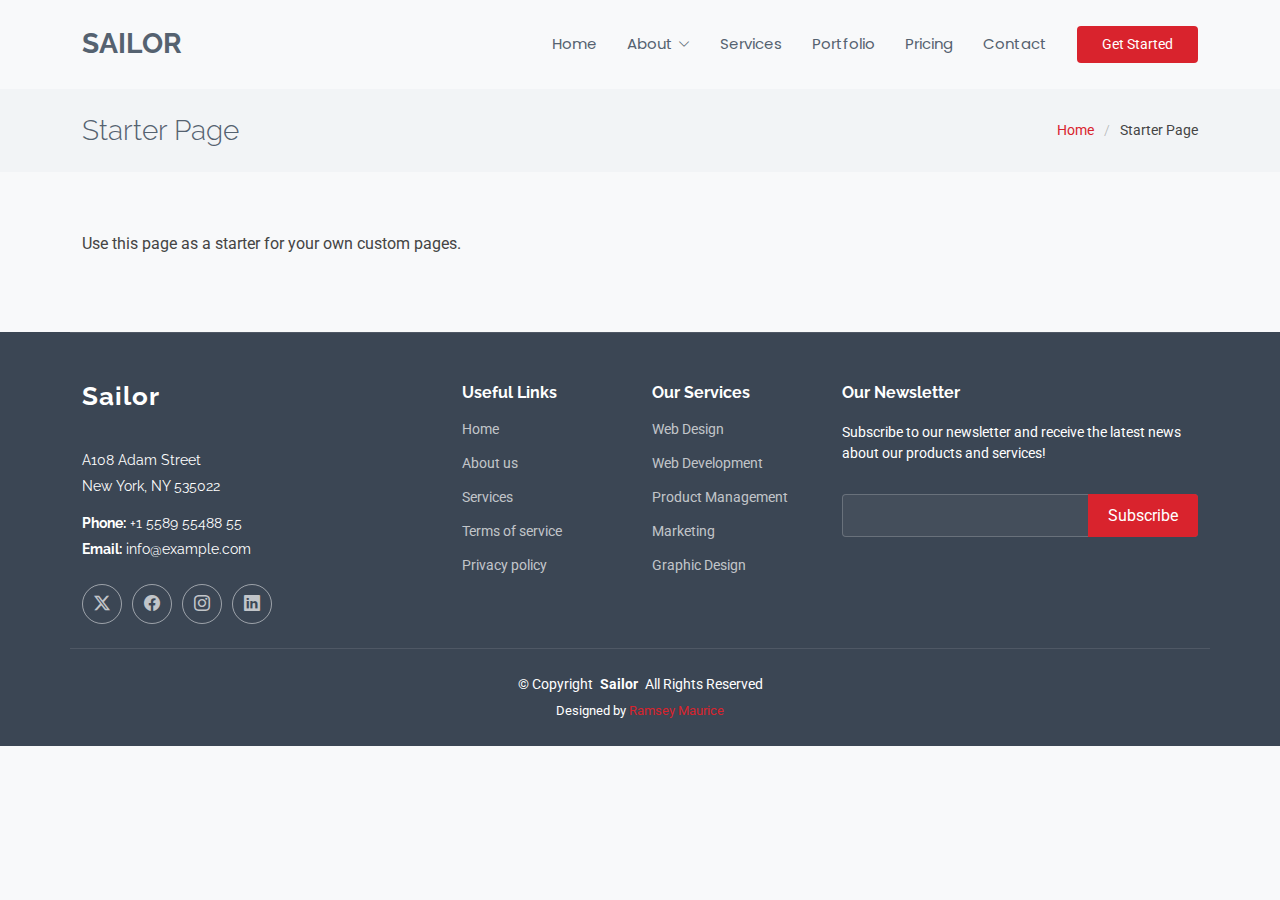
<file: starter-page.html>
<!DOCTYPE html>
<html lang="en">

<head>
  <meta charset="utf-8">
  <meta content="width=device-width, initial-scale=1.0" name="viewport">
  <title>Starter Page - Sailor Bootstrap Template</title>
  <meta name="description" content="">
  <meta name="keywords" content="">

  <!-- Favicons -->
  <link href="assets/img/favicon.png" rel="icon">
  <link href="assets/img/apple-touch-icon.png" rel="apple-touch-icon">

  <!-- Fonts -->
  <link href="https://fonts.googleapis.com" rel="preconnect">
  <link href="https://fonts.gstatic.com" rel="preconnect" crossorigin>
  <link href="https://fonts.googleapis.com/css2?family=Roboto:ital,wght@0,100;0,300;0,400;0,500;0,700;0,900;1,100;1,300;1,400;1,500;1,700;1,900&family=Poppins:ital,wght@0,100;0,200;0,300;0,400;0,500;0,600;0,700;0,800;0,900;1,100;1,200;1,300;1,400;1,500;1,600;1,700;1,800;1,900&family=Raleway:ital,wght@0,100;0,200;0,300;0,400;0,500;0,600;0,700;0,800;0,900;1,100;1,200;1,300;1,400;1,500;1,600;1,700;1,800;1,900&display=swap" rel="stylesheet">

  <!-- Vendor CSS Files -->
  <link href="assets/vendor/bootstrap/css/bootstrap.min.css" rel="stylesheet">
  <link href="assets/vendor/bootstrap-icons/bootstrap-icons.css" rel="stylesheet">
  <link href="assets/vendor/aos/aos.css" rel="stylesheet">
  <link href="assets/vendor/glightbox/css/glightbox.min.css" rel="stylesheet">
  <link href="assets/vendor/swiper/swiper-bundle.min.css" rel="stylesheet">

  <!-- Main CSS File -->
  <link href="assets/css/main.css" rel="stylesheet">

</head>

<body class="starter-page-page">

  <header id="header" class="header d-flex align-items-center sticky-top">
    <div class="container-fluid container-xl position-relative d-flex align-items-center">

      <a href="index.html" class="logo d-flex align-items-center me-auto">
        <!-- Uncomment the line below if you also wish to use an image logo -->
        <!-- <img src="assets/img/logo.png" alt=""> -->
        <h1 class="sitename">Sailor</h1>
      </a>

      <nav id="navmenu" class="navmenu">
        <ul>
          <li><a href="#hero">Home</a></li>
          <li class="dropdown"><a href="about.html"><span>About</span> <i class="bi bi-chevron-down toggle-dropdown"></i></a>
            <ul>
              <li><a href="team.html">Team</a></li>
              <li><a href="testimonials.html">Testimonials</a></li>
             
            </ul>
          </li>
          <li><a href="services.html">Services</a></li>
          <li><a href="portfolio.html">Portfolio</a></li>
          <li><a href="pricing.html">Pricing</a></li>
          <li><a href="contact.html">Contact</a></li>
        </ul>
        <i class="mobile-nav-toggle d-xl-none bi bi-list"></i>
      </nav>

      <a class="btn-getstarted" href="about.html">Get Started</a>

    </div>
  </header>

  <main class="main">

    <!-- Page Title -->
    <div class="page-title light-background">
      <div class="container d-lg-flex justify-content-between align-items-center">
        <h1 class="mb-2 mb-lg-0">Starter Page</h1>
        <nav class="breadcrumbs">
          <ol>
            <li><a href="index.html">Home</a></li>
            <li class="current">Starter Page</li>
          </ol>
        </nav>
      </div>
    </div><!-- End Page Title -->

    <!-- Starter Section Section -->
    <section id="starter-section" class="starter-section section">

      <div class="container" data-aos="fade-up">
        <p>Use this page as a starter for your own custom pages.</p>
      </div>

    </section><!-- /Starter Section Section -->

  </main>

  <footer id="footer" class="footer dark-background">

    <div class="container footer-top">
      <div class="row gy-4">
        <div class="col-lg-4 col-md-6 footer-about">
          <a href="index.html" class="logo d-flex align-items-center">
            <span class="sitename">Sailor</span>
          </a>
          <div class="footer-contact pt-3">
            <p>A108 Adam Street</p>
            <p>New York, NY 535022</p>
            <p class="mt-3"><strong>Phone:</strong> <span>+1 5589 55488 55</span></p>
            <p><strong>Email:</strong> <span>info@example.com</span></p>
          </div>
          <div class="social-links d-flex mt-4">
            <a href=""><i class="bi bi-twitter-x"></i></a>
            <a href=""><i class="bi bi-facebook"></i></a>
            <a href=""><i class="bi bi-instagram"></i></a>
            <a href=""><i class="bi bi-linkedin"></i></a>
          </div>
        </div>

        <div class="col-lg-2 col-md-3 footer-links">
          <h4>Useful Links</h4>
          <ul>
            <li><a href="#">Home</a></li>
            <li><a href="#">About us</a></li>
            <li><a href="#">Services</a></li>
            <li><a href="#">Terms of service</a></li>
            <li><a href="#">Privacy policy</a></li>
          </ul>
        </div>

        <div class="col-lg-2 col-md-3 footer-links">
          <h4>Our Services</h4>
          <ul>
            <li><a href="#">Web Design</a></li>
            <li><a href="#">Web Development</a></li>
            <li><a href="#">Product Management</a></li>
            <li><a href="#">Marketing</a></li>
            <li><a href="#">Graphic Design</a></li>
          </ul>
        </div>

        <div class="col-lg-4 col-md-12 footer-newsletter">
          <h4>Our Newsletter</h4>
          <p>Subscribe to our newsletter and receive the latest news about our products and services!</p>
          <form action="forms/newsletter.php" method="post" class="php-email-form">
            <div class="newsletter-form"><input type="email" name="email"><input type="submit" value="Subscribe"></div>
            <div class="loading">Loading</div>
            <div class="error-message"></div>
            <div class="sent-message">Your subscription request has been sent. Thank you!</div>
          </form>
        </div>

      </div>
    </div>

    <div class="container copyright text-center mt-4">
      <p>© <span>Copyright</span> <strong class="px-1 sitename">Sailor</strong> <span>All Rights Reserved</span></p>
      <div class="credits">
        Designed by <a href="https://mauriceagbesi.github.io">Ramsey Maurice</a>
      </div>
    </div>

  </footer>

  <!-- Scroll Top -->
  <a href="#" id="scroll-top" class="scroll-top d-flex align-items-center justify-content-center"><i class="bi bi-arrow-up-short"></i></a>

  <!-- Preloader -->
  <div id="preloader"></div>

  <!-- Vendor JS Files -->
  <script src="assets/vendor/bootstrap/js/bootstrap.bundle.min.js"></script>
  <script src="assets/vendor/php-email-form/validate.js"></script>
  <script src="assets/vendor/aos/aos.js"></script>
  <script src="assets/vendor/glightbox/js/glightbox.min.js"></script>
  <script src="assets/vendor/imagesloaded/imagesloaded.pkgd.min.js"></script>
  <script src="assets/vendor/isotope-layout/isotope.pkgd.min.js"></script>
  <script src="assets/vendor/purecounter/purecounter_vanilla.js"></script>
  <script src="assets/vendor/waypoints/noframework.waypoints.js"></script>
  <script src="assets/vendor/swiper/swiper-bundle.min.js"></script>

  <!-- Main JS File -->
  <script src="assets/js/main.js"></script>

</body>

</html>
</file>
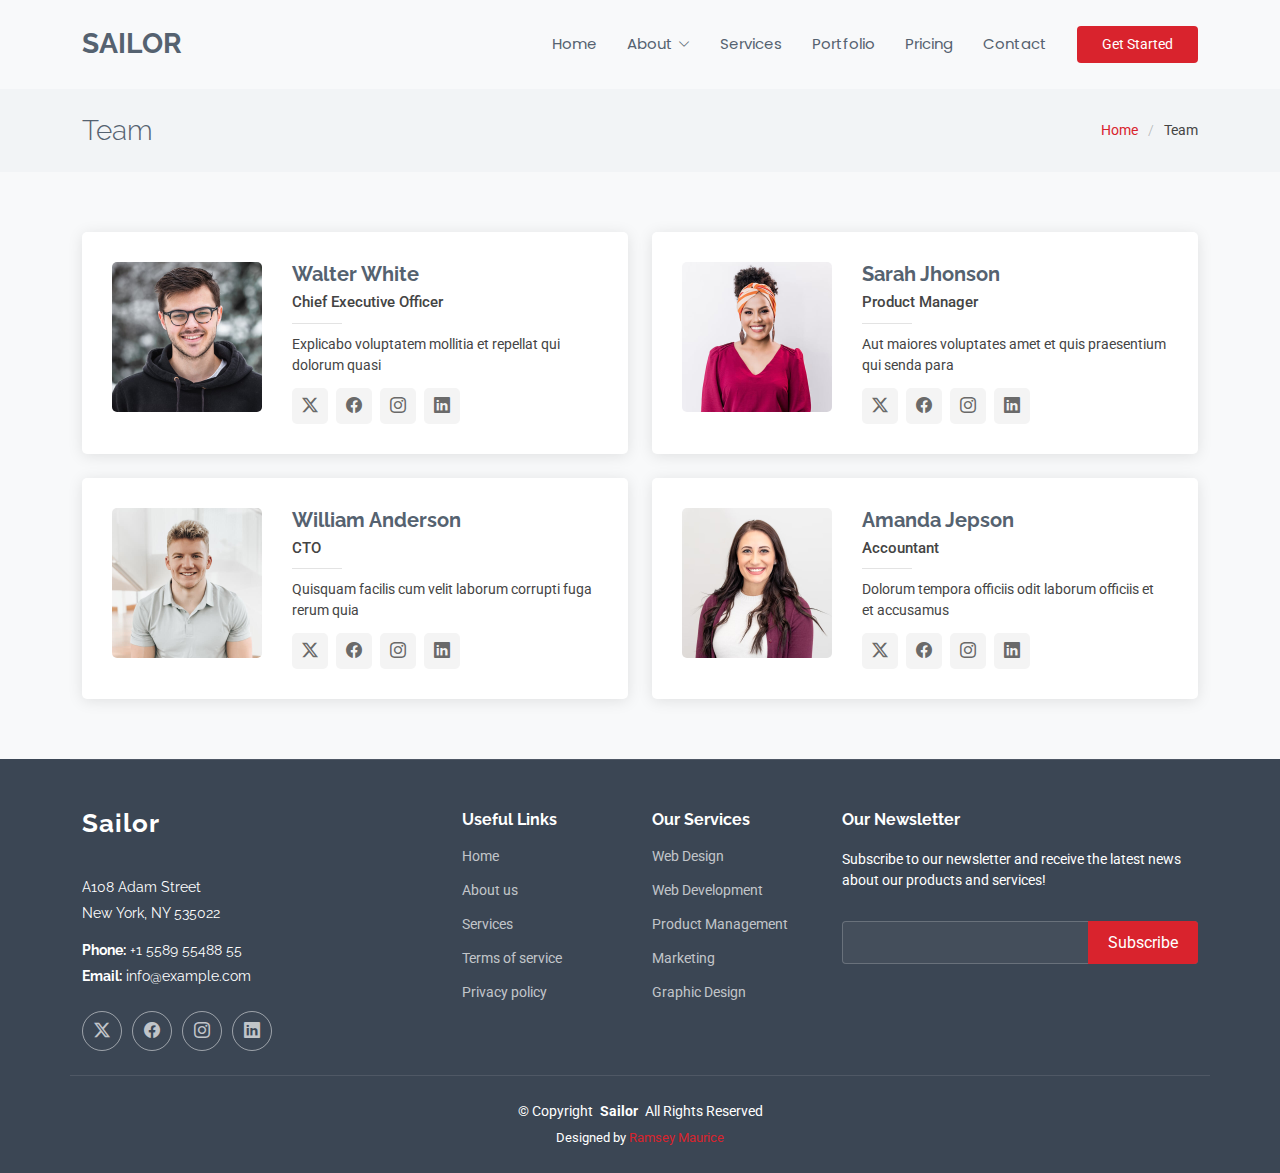
<file: team.html>
<!DOCTYPE html>
<html lang="en">

<head>
  <meta charset="utf-8">
  <meta content="width=device-width, initial-scale=1.0" name="viewport">
  <title>Team - Sailor Bootstrap Template</title>
  <meta name="description" content="">
  <meta name="keywords" content="">

  <!-- Favicons -->
  <link href="assets/img/favicon.png" rel="icon">
  <link href="assets/img/apple-touch-icon.png" rel="apple-touch-icon">

  <!-- Fonts -->
  <link href="https://fonts.googleapis.com" rel="preconnect">
  <link href="https://fonts.gstatic.com" rel="preconnect" crossorigin>
  <link href="https://fonts.googleapis.com/css2?family=Roboto:ital,wght@0,100;0,300;0,400;0,500;0,700;0,900;1,100;1,300;1,400;1,500;1,700;1,900&family=Poppins:ital,wght@0,100;0,200;0,300;0,400;0,500;0,600;0,700;0,800;0,900;1,100;1,200;1,300;1,400;1,500;1,600;1,700;1,800;1,900&family=Raleway:ital,wght@0,100;0,200;0,300;0,400;0,500;0,600;0,700;0,800;0,900;1,100;1,200;1,300;1,400;1,500;1,600;1,700;1,800;1,900&display=swap" rel="stylesheet">

  <!-- Vendor CSS Files -->
  <link href="assets/vendor/bootstrap/css/bootstrap.min.css" rel="stylesheet">
  <link href="assets/vendor/bootstrap-icons/bootstrap-icons.css" rel="stylesheet">
  <link href="assets/vendor/aos/aos.css" rel="stylesheet">
  <link href="assets/vendor/glightbox/css/glightbox.min.css" rel="stylesheet">
  <link href="assets/vendor/swiper/swiper-bundle.min.css" rel="stylesheet">

  <!-- Main CSS File -->
  <link href="assets/css/main.css" rel="stylesheet">

</head>

<body class="team-page">

  <header id="header" class="header d-flex align-items-center sticky-top">
    <div class="container-fluid container-xl position-relative d-flex align-items-center">

      <a href="index.html" class="logo d-flex align-items-center me-auto">
        <!-- Uncomment the line below if you also wish to use an image logo -->
        <!-- <img src="assets/img/logo.png" alt=""> -->
        <h1 class="sitename">Sailor</h1>
      </a>

      <nav id="navmenu" class="navmenu">
        <ul>
          <li><a href="#hero">Home</a></li>
          <li class="dropdown"><a href="about.html"><span>About</span> <i class="bi bi-chevron-down toggle-dropdown"></i></a>
            <ul>
              <li><a href="team.html" class="active">Team</a></li>
              <li><a href="testimonials.html">Testimonials</a></li>
        
            </ul>
          </li>
          <li><a href="services.html">Services</a></li>
          <li><a href="portfolio.html">Portfolio</a></li>
          <li><a href="pricing.html">Pricing</a></li>
          <li><a href="contact.html">Contact</a></li>
        </ul>
        <i class="mobile-nav-toggle d-xl-none bi bi-list"></i>
      </nav>

      <a class="btn-getstarted" href="about.html">Get Started</a>

    </div>
  </header>

  <main class="main">

    <!-- Page Title -->
    <div class="page-title light-background">
      <div class="container d-lg-flex justify-content-between align-items-center">
        <h1 class="mb-2 mb-lg-0">Team</h1>
        <nav class="breadcrumbs">
          <ol>
            <li><a href="index.html">Home</a></li>
            <li class="current">Team</li>
          </ol>
        </nav>
      </div>
    </div><!-- End Page Title -->

    <!-- Team Section -->
    <section id="team" class="team section">

      <div class="container">

        <div class="row gy-4">

          <div class="col-lg-6" data-aos="fade-up" data-aos-delay="100">
            <div class="team-member d-flex align-items-start">
              <div class="pic"><img src="assets/img/team/team-1.jpg" class="img-fluid" alt=""></div>
              <div class="member-info">
                <h4>Walter White</h4>
                <span>Chief Executive Officer</span>
                <p>Explicabo voluptatem mollitia et repellat qui dolorum quasi</p>
                <div class="social">
                  <a href=""><i class="bi bi-twitter-x"></i></a>
                  <a href=""><i class="bi bi-facebook"></i></a>
                  <a href=""><i class="bi bi-instagram"></i></a>
                  <a href=""> <i class="bi bi-linkedin"></i> </a>
                </div>
              </div>
            </div>
          </div><!-- End Team Member -->

          <div class="col-lg-6" data-aos="fade-up" data-aos-delay="200">
            <div class="team-member d-flex align-items-start">
              <div class="pic"><img src="assets/img/team/team-2.jpg" class="img-fluid" alt=""></div>
              <div class="member-info">
                <h4>Sarah Jhonson</h4>
                <span>Product Manager</span>
                <p>Aut maiores voluptates amet et quis praesentium qui senda para</p>
                <div class="social">
                  <a href=""><i class="bi bi-twitter-x"></i></a>
                  <a href=""><i class="bi bi-facebook"></i></a>
                  <a href=""><i class="bi bi-instagram"></i></a>
                  <a href=""> <i class="bi bi-linkedin"></i> </a>
                </div>
              </div>
            </div>
          </div><!-- End Team Member -->

          <div class="col-lg-6" data-aos="fade-up" data-aos-delay="300">
            <div class="team-member d-flex align-items-start">
              <div class="pic"><img src="assets/img/team/team-3.jpg" class="img-fluid" alt=""></div>
              <div class="member-info">
                <h4>William Anderson</h4>
                <span>CTO</span>
                <p>Quisquam facilis cum velit laborum corrupti fuga rerum quia</p>
                <div class="social">
                  <a href=""><i class="bi bi-twitter-x"></i></a>
                  <a href=""><i class="bi bi-facebook"></i></a>
                  <a href=""><i class="bi bi-instagram"></i></a>
                  <a href=""> <i class="bi bi-linkedin"></i> </a>
                </div>
              </div>
            </div>
          </div><!-- End Team Member -->

          <div class="col-lg-6" data-aos="fade-up" data-aos-delay="400">
            <div class="team-member d-flex align-items-start">
              <div class="pic"><img src="assets/img/team/team-4.jpg" class="img-fluid" alt=""></div>
              <div class="member-info">
                <h4>Amanda Jepson</h4>
                <span>Accountant</span>
                <p>Dolorum tempora officiis odit laborum officiis et et accusamus</p>
                <div class="social">
                  <a href=""><i class="bi bi-twitter-x"></i></a>
                  <a href=""><i class="bi bi-facebook"></i></a>
                  <a href=""><i class="bi bi-instagram"></i></a>
                  <a href=""> <i class="bi bi-linkedin"></i> </a>
                </div>
              </div>
            </div>
          </div><!-- End Team Member -->

        </div>

      </div>

    </section><!-- /Team Section -->

  </main>

  <footer id="footer" class="footer dark-background">

    <div class="container footer-top">
      <div class="row gy-4">
        <div class="col-lg-4 col-md-6 footer-about">
          <a href="index.html" class="logo d-flex align-items-center">
            <span class="sitename">Sailor</span>
          </a>
          <div class="footer-contact pt-3">
            <p>A108 Adam Street</p>
            <p>New York, NY 535022</p>
            <p class="mt-3"><strong>Phone:</strong> <span>+1 5589 55488 55</span></p>
            <p><strong>Email:</strong> <span>info@example.com</span></p>
          </div>
          <div class="social-links d-flex mt-4">
            <a href=""><i class="bi bi-twitter-x"></i></a>
            <a href=""><i class="bi bi-facebook"></i></a>
            <a href=""><i class="bi bi-instagram"></i></a>
            <a href=""><i class="bi bi-linkedin"></i></a>
          </div>
        </div>

        <div class="col-lg-2 col-md-3 footer-links">
          <h4>Useful Links</h4>
          <ul>
            <li><a href="#">Home</a></li>
            <li><a href="#">About us</a></li>
            <li><a href="#">Services</a></li>
            <li><a href="#">Terms of service</a></li>
            <li><a href="#">Privacy policy</a></li>
          </ul>
        </div>

        <div class="col-lg-2 col-md-3 footer-links">
          <h4>Our Services</h4>
          <ul>
            <li><a href="#">Web Design</a></li>
            <li><a href="#">Web Development</a></li>
            <li><a href="#">Product Management</a></li>
            <li><a href="#">Marketing</a></li>
            <li><a href="#">Graphic Design</a></li>
          </ul>
        </div>

        <div class="col-lg-4 col-md-12 footer-newsletter">
          <h4>Our Newsletter</h4>
          <p>Subscribe to our newsletter and receive the latest news about our products and services!</p>
          <form action="forms/newsletter.php" method="post" class="php-email-form">
            <div class="newsletter-form"><input type="email" name="email"><input type="submit" value="Subscribe"></div>
            <div class="loading">Loading</div>
            <div class="error-message"></div>
            <div class="sent-message">Your subscription request has been sent. Thank you!</div>
          </form>
        </div>

      </div>
    </div>

    <div class="container copyright text-center mt-4">
      <p>© <span>Copyright</span> <strong class="px-1 sitename">Sailor</strong> <span>All Rights Reserved</span></p>
      <div class="credits">
     
        Designed by <a href="https://mauriceagbesi.github.io">Ramsey Maurice</a>
      </div>
    </div>

  </footer>

  <!-- Scroll Top -->
  <a href="#" id="scroll-top" class="scroll-top d-flex align-items-center justify-content-center"><i class="bi bi-arrow-up-short"></i></a>

  <!-- Preloader -->
  <div id="preloader"></div>

  <!-- Vendor JS Files -->
  <script src="assets/vendor/bootstrap/js/bootstrap.bundle.min.js"></script>
  <script src="assets/vendor/php-email-form/validate.js"></script>
  <script src="assets/vendor/aos/aos.js"></script>
  <script src="assets/vendor/glightbox/js/glightbox.min.js"></script>
  <script src="assets/vendor/imagesloaded/imagesloaded.pkgd.min.js"></script>
  <script src="assets/vendor/isotope-layout/isotope.pkgd.min.js"></script>
  <script src="assets/vendor/purecounter/purecounter_vanilla.js"></script>
  <script src="assets/vendor/waypoints/noframework.waypoints.js"></script>
  <script src="assets/vendor/swiper/swiper-bundle.min.js"></script>

  <!-- Main JS File -->
  <script src="assets/js/main.js"></script>

</body>

</html>
</file>
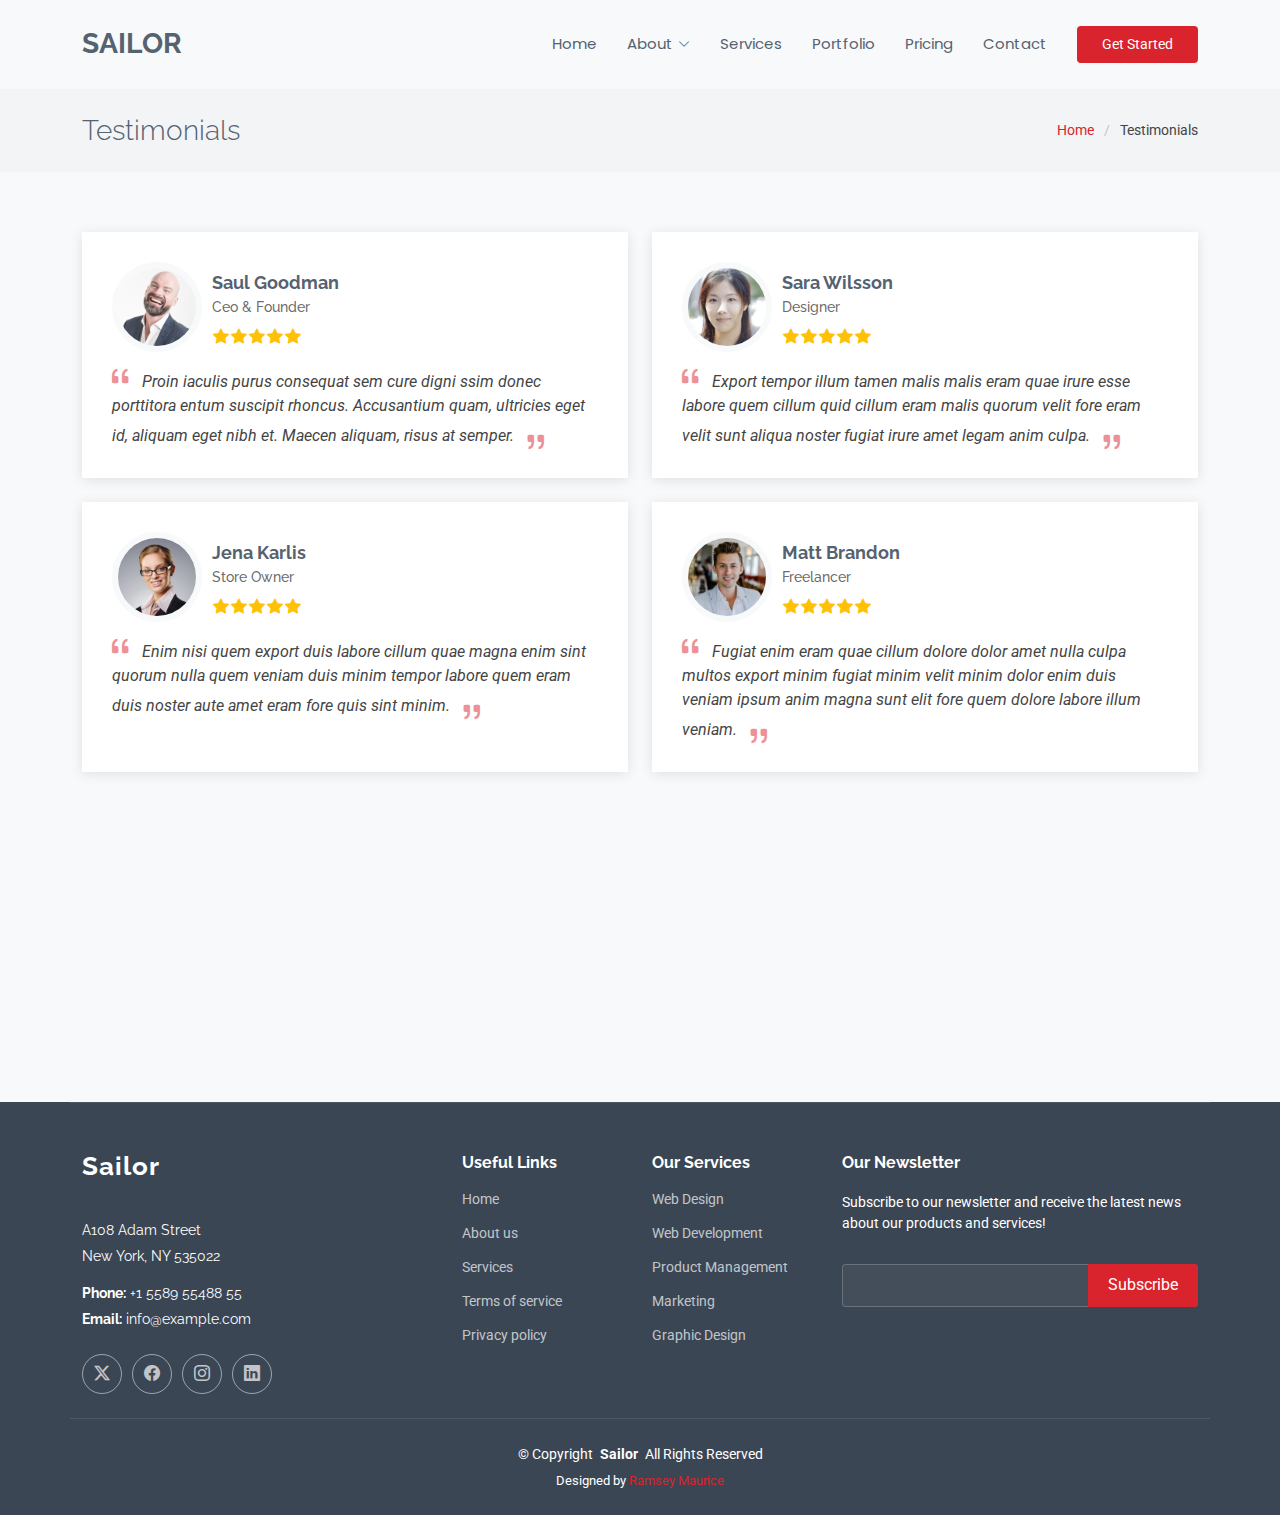
<file: testimonials.html>
<!DOCTYPE html>
<html lang="en">

<head>
  <meta charset="utf-8">
  <meta content="width=device-width, initial-scale=1.0" name="viewport">
  <title>Testimonials - Sailor Bootstrap Template</title>
  <meta name="description" content="">
  <meta name="keywords" content="">

  <!-- Favicons -->
  <link href="assets/img/favicon.png" rel="icon">
  <link href="assets/img/apple-touch-icon.png" rel="apple-touch-icon">

  <!-- Fonts -->
  <link href="https://fonts.googleapis.com" rel="preconnect">
  <link href="https://fonts.gstatic.com" rel="preconnect" crossorigin>
  <link href="https://fonts.googleapis.com/css2?family=Roboto:ital,wght@0,100;0,300;0,400;0,500;0,700;0,900;1,100;1,300;1,400;1,500;1,700;1,900&family=Poppins:ital,wght@0,100;0,200;0,300;0,400;0,500;0,600;0,700;0,800;0,900;1,100;1,200;1,300;1,400;1,500;1,600;1,700;1,800;1,900&family=Raleway:ital,wght@0,100;0,200;0,300;0,400;0,500;0,600;0,700;0,800;0,900;1,100;1,200;1,300;1,400;1,500;1,600;1,700;1,800;1,900&display=swap" rel="stylesheet">

  <!-- Vendor CSS Files -->
  <link href="assets/vendor/bootstrap/css/bootstrap.min.css" rel="stylesheet">
  <link href="assets/vendor/bootstrap-icons/bootstrap-icons.css" rel="stylesheet">
  <link href="assets/vendor/aos/aos.css" rel="stylesheet">
  <link href="assets/vendor/glightbox/css/glightbox.min.css" rel="stylesheet">
  <link href="assets/vendor/swiper/swiper-bundle.min.css" rel="stylesheet">

  <!-- Main CSS File -->
  <link href="assets/css/main.css" rel="stylesheet">

</head>

<body class="testimonials-page">

  <header id="header" class="header d-flex align-items-center sticky-top">
    <div class="container-fluid container-xl position-relative d-flex align-items-center">

      <a href="index.html" class="logo d-flex align-items-center me-auto">
        <!-- Uncomment the line below if you also wish to use an image logo -->
        <!-- <img src="assets/img/logo.png" alt=""> -->
        <h1 class="sitename">Sailor</h1>
      </a>

      <nav id="navmenu" class="navmenu">
        <ul>
          <li><a href="#hero">Home</a></li>
          <li class="dropdown"><a href="about.html"><span>About</span> <i class="bi bi-chevron-down toggle-dropdown"></i></a>
            <ul>
              <li><a href="team.html">Team</a></li>
              <li><a href="testimonials.html" class="active">Testimonials</a></li>
            
            </ul>
          </li>
          <li><a href="services.html">Services</a></li>
          <li><a href="portfolio.html">Portfolio</a></li>
          <li><a href="pricing.html">Pricing</a></li>
          <li><a href="contact.html">Contact</a></li>
        </ul>
        <i class="mobile-nav-toggle d-xl-none bi bi-list"></i>
      </nav>

      <a class="btn-getstarted" href="about.html">Get Started</a>

    </div>
  </header>

  <main class="main">

    <!-- Page Title -->
    <div class="page-title light-background">
      <div class="container d-lg-flex justify-content-between align-items-center">
        <h1 class="mb-2 mb-lg-0">Testimonials</h1>
        <nav class="breadcrumbs">
          <ol>
            <li><a href="index.html">Home</a></li>
            <li class="current">Testimonials</li>
          </ol>
        </nav>
      </div>
    </div><!-- End Page Title -->

    <!-- Testimonials Section -->
    <section id="testimonials" class="testimonials section">

      <div class="container">

        <div class="row gy-4">

          <div class="col-lg-6" data-aos="fade-up" data-aos-delay="100">
            <div class="testimonial-item">
              <img src="assets/img/testimonials/testimonials-1.jpg" class="testimonial-img" alt="">
              <h3>Saul Goodman</h3>
              <h4>Ceo &amp; Founder</h4>
              <div class="stars">
                <i class="bi bi-star-fill"></i><i class="bi bi-star-fill"></i><i class="bi bi-star-fill"></i><i class="bi bi-star-fill"></i><i class="bi bi-star-fill"></i>
              </div>
              <p>
                <i class="bi bi-quote quote-icon-left"></i>
                <span>Proin iaculis purus consequat sem cure digni ssim donec porttitora entum suscipit rhoncus. Accusantium quam, ultricies eget id, aliquam eget nibh et. Maecen aliquam, risus at semper.</span>
                <i class="bi bi-quote quote-icon-right"></i>
              </p>
            </div>
          </div><!-- End testimonial item -->

          <div class="col-lg-6" data-aos="fade-up" data-aos-delay="200">
            <div class="testimonial-item">
              <img src="assets/img/testimonials/testimonials-2.jpg" class="testimonial-img" alt="">
              <h3>Sara Wilsson</h3>
              <h4>Designer</h4>
              <div class="stars">
                <i class="bi bi-star-fill"></i><i class="bi bi-star-fill"></i><i class="bi bi-star-fill"></i><i class="bi bi-star-fill"></i><i class="bi bi-star-fill"></i>
              </div>
              <p>
                <i class="bi bi-quote quote-icon-left"></i>
                <span>Export tempor illum tamen malis malis eram quae irure esse labore quem cillum quid cillum eram malis quorum velit fore eram velit sunt aliqua noster fugiat irure amet legam anim culpa.</span>
                <i class="bi bi-quote quote-icon-right"></i>
              </p>
            </div>
          </div><!-- End testimonial item -->

          <div class="col-lg-6" data-aos="fade-up" data-aos-delay="300">
            <div class="testimonial-item">
              <img src="assets/img/testimonials/testimonials-3.jpg" class="testimonial-img" alt="">
              <h3>Jena Karlis</h3>
              <h4>Store Owner</h4>
              <div class="stars">
                <i class="bi bi-star-fill"></i><i class="bi bi-star-fill"></i><i class="bi bi-star-fill"></i><i class="bi bi-star-fill"></i><i class="bi bi-star-fill"></i>
              </div>
              <p>
                <i class="bi bi-quote quote-icon-left"></i>
                <span>Enim nisi quem export duis labore cillum quae magna enim sint quorum nulla quem veniam duis minim tempor labore quem eram duis noster aute amet eram fore quis sint minim.</span>
                <i class="bi bi-quote quote-icon-right"></i>
              </p>
            </div>
          </div><!-- End testimonial item -->

          <div class="col-lg-6" data-aos="fade-up" data-aos-delay="400">
            <div class="testimonial-item">
              <img src="assets/img/testimonials/testimonials-4.jpg" class="testimonial-img" alt="">
              <h3>Matt Brandon</h3>
              <h4>Freelancer</h4>
              <div class="stars">
                <i class="bi bi-star-fill"></i><i class="bi bi-star-fill"></i><i class="bi bi-star-fill"></i><i class="bi bi-star-fill"></i><i class="bi bi-star-fill"></i>
              </div>
              <p>
                <i class="bi bi-quote quote-icon-left"></i>
                <span>Fugiat enim eram quae cillum dolore dolor amet nulla culpa multos export minim fugiat minim velit minim dolor enim duis veniam ipsum anim magna sunt elit fore quem dolore labore illum veniam.</span>
                <i class="bi bi-quote quote-icon-right"></i>
              </p>
            </div>
          </div><!-- End testimonial item -->

          <div class="col-lg-6" data-aos="fade-up" data-aos-delay="500">
            <div class="testimonial-item">
              <img src="assets/img/testimonials/testimonials-5.jpg" class="testimonial-img" alt="">
              <h3>John Larson</h3>
              <h4>Entrepreneur</h4>
              <div class="stars">
                <i class="bi bi-star-fill"></i><i class="bi bi-star-fill"></i><i class="bi bi-star-fill"></i><i class="bi bi-star-fill"></i><i class="bi bi-star-fill"></i>
              </div>
              <p>
                <i class="bi bi-quote quote-icon-left"></i>
                <span>Quis quorum aliqua sint quem legam fore sunt eram irure aliqua veniam tempor noster veniam enim culpa labore duis sunt culpa nulla illum cillum fugiat legam esse veniam culpa fore nisi cillum quid.</span>
                <i class="bi bi-quote quote-icon-right"></i>
              </p>
            </div>
          </div><!-- End testimonial item -->

          <div class="col-lg-6" data-aos="fade-up" data-aos-delay="600">
            <div class="testimonial-item">
              <img src="assets/img/testimonials/testimonials-6.jpg" class="testimonial-img" alt="">
              <h3>Emily Harison</h3>
              <h4>Store Owner</h4>
              <div class="stars">
                <i class="bi bi-star-fill"></i><i class="bi bi-star-fill"></i><i class="bi bi-star-fill"></i><i class="bi bi-star-fill"></i><i class="bi bi-star-fill"></i>
              </div>
              <p>
                <i class="bi bi-quote quote-icon-left"></i>
                <span>Eius ipsam praesentium dolor quaerat inventore rerum odio. Quos laudantium adipisci eius. Accusamus qui iste cupiditate sed temporibus est aspernatur. Sequi officiis ea et quia quidem.</span>
                <i class="bi bi-quote quote-icon-right"></i>
              </p>
            </div>
          </div><!-- End testimonial item -->

        </div>

      </div>

    </section><!-- /Testimonials Section -->

  </main>

  <footer id="footer" class="footer dark-background">

    <div class="container footer-top">
      <div class="row gy-4">
        <div class="col-lg-4 col-md-6 footer-about">
          <a href="index.html" class="logo d-flex align-items-center">
            <span class="sitename">Sailor</span>
          </a>
          <div class="footer-contact pt-3">
            <p>A108 Adam Street</p>
            <p>New York, NY 535022</p>
            <p class="mt-3"><strong>Phone:</strong> <span>+1 5589 55488 55</span></p>
            <p><strong>Email:</strong> <span>info@example.com</span></p>
          </div>
          <div class="social-links d-flex mt-4">
            <a href=""><i class="bi bi-twitter-x"></i></a>
            <a href=""><i class="bi bi-facebook"></i></a>
            <a href=""><i class="bi bi-instagram"></i></a>
            <a href=""><i class="bi bi-linkedin"></i></a>
          </div>
        </div>

        <div class="col-lg-2 col-md-3 footer-links">
          <h4>Useful Links</h4>
          <ul>
            <li><a href="#">Home</a></li>
            <li><a href="#">About us</a></li>
            <li><a href="#">Services</a></li>
            <li><a href="#">Terms of service</a></li>
            <li><a href="#">Privacy policy</a></li>
          </ul>
        </div>

        <div class="col-lg-2 col-md-3 footer-links">
          <h4>Our Services</h4>
          <ul>
            <li><a href="#">Web Design</a></li>
            <li><a href="#">Web Development</a></li>
            <li><a href="#">Product Management</a></li>
            <li><a href="#">Marketing</a></li>
            <li><a href="#">Graphic Design</a></li>
          </ul>
        </div>

        <div class="col-lg-4 col-md-12 footer-newsletter">
          <h4>Our Newsletter</h4>
          <p>Subscribe to our newsletter and receive the latest news about our products and services!</p>
          <form action="forms/newsletter.php" method="post" class="php-email-form">
            <div class="newsletter-form"><input type="email" name="email"><input type="submit" value="Subscribe"></div>
            <div class="loading">Loading</div>
            <div class="error-message"></div>
            <div class="sent-message">Your subscription request has been sent. Thank you!</div>
          </form>
        </div>

      </div>
    </div>

    <div class="container copyright text-center mt-4">
      <p>© <span>Copyright</span> <strong class="px-1 sitename">Sailor</strong> <span>All Rights Reserved</span></p>
      <div class="credits">
      
        Designed by <a href="https://mauriceagbesi.github.io">Ramsey Maurice</a>
      </div>
    </div>

  </footer>

  <!-- Scroll Top -->
  <a href="#" id="scroll-top" class="scroll-top d-flex align-items-center justify-content-center"><i class="bi bi-arrow-up-short"></i></a>

  <!-- Preloader -->
  <div id="preloader"></div>

  <!-- Vendor JS Files -->
  <script src="assets/vendor/bootstrap/js/bootstrap.bundle.min.js"></script>
  <script src="assets/vendor/php-email-form/validate.js"></script>
  <script src="assets/vendor/aos/aos.js"></script>
  <script src="assets/vendor/glightbox/js/glightbox.min.js"></script>
  <script src="assets/vendor/imagesloaded/imagesloaded.pkgd.min.js"></script>
  <script src="assets/vendor/isotope-layout/isotope.pkgd.min.js"></script>
  <script src="assets/vendor/purecounter/purecounter_vanilla.js"></script>
  <script src="assets/vendor/waypoints/noframework.waypoints.js"></script>
  <script src="assets/vendor/swiper/swiper-bundle.min.js"></script>

  <!-- Main JS File -->
  <script src="assets/js/main.js"></script>

</body>

</html>
</file>
<file: assets/css/main.css>
/*--------------------------------------------------------------
# Font & Color Variables
--------------------------------------------------------------*/
/* Fonts */
:root {
  --default-font: "Roboto", system-ui, -apple-system, "Segoe UI", Roboto,
    "Helvetica Neue", Arial, "Noto Sans", "Liberation Sans", sans-serif,
    "Apple Color Emoji", "Segoe UI Emoji", "Segoe UI Symbol", "Noto Color Emoji";
  --heading-font: "Raleway", sans-serif;
  --nav-font: "Poppins", sans-serif;
}

/* Global Colors - The following color variables are used throughout the website. Updating them here will change the color scheme of the entire website */
:root {
  --background-color: #f8f9fa; /* Background color for the entire website, including individual sections */
  --default-color: #444444; /* Default color used for the majority of the text content across the entire website */
  --heading-color: #556270; /* Color for headings, subheadings and title throughout the website */
  --accent-color: #d9232d; /* Accent color that represents your brand on the website. It's used for buttons, links, and other elements that need to stand out */
  --surface-color: #ffffff; /* The surface color is used as a background of boxed elements within sections, such as cards, icon boxes, or other elements that require a visual separation from the global background. */
  --contrast-color: #ffffff; /* Contrast color for text, ensuring readability against backgrounds of accent, heading, or default colors. */
}

/* Nav Menu Colors - The following color variables are used specifically for the navigation menu. They are separate from the global colors to allow for more customization options */
:root {
  --nav-color: #556270; /* The default color of the main navmenu links */
  --nav-hover-color: #d9232d; /* Applied to main navmenu links when they are hovered over or active */
  --nav-mobile-background-color: #ffffff; /* Used as the background color for mobile navigation menu */
  --nav-dropdown-background-color: #ffffff; /* Used as the background color for dropdown items that appear when hovering over primary navigation items */
  --nav-dropdown-color: #556270; /* Used for navigation links of the dropdown items in the navigation menu. */
  --nav-dropdown-hover-color: #d9232d; /* Similar to --nav-hover-color, this color is applied to dropdown navigation links when they are hovered over. */
}

/* Color Presets - These classes override global colors when applied to any section or element, providing reuse of the sam color scheme. */

.light-background {
  --background-color: #f2f4f6;
  --surface-color: #ffffff;
}

.dark-background {
  --background-color: #3b4654;
  --default-color: #ffffff;
  --heading-color: #ffffff;
  --surface-color: #444e5b;
  --contrast-color: #ffffff;
}

/* Smooth scroll */
:root {
  scroll-behavior: smooth;
}

/*--------------------------------------------------------------
# General Styling & Shared Classes
--------------------------------------------------------------*/
body {
  color: var(--default-color);
  background-color: var(--background-color);
  font-family: var(--default-font);
}

a {
  color: var(--accent-color);
  text-decoration: none;
  transition: 0.3s;
}

a:hover {
  color: color-mix(in srgb, var(--accent-color), transparent 25%);
  text-decoration: none;
}

h1,
h2,
h3,
h4,
h5,
h6 {
  color: var(--heading-color);
  font-family: var(--heading-font);
}

/* PHP Email Form Messages
------------------------------*/
.php-email-form .error-message {
  display: none;
  background: #df1529;
  color: #ffffff;
  text-align: left;
  padding: 15px;
  margin-bottom: 24px;
  font-weight: 600;
}

.php-email-form .sent-message {
  display: none;
  color: #ffffff;
  background: #059652;
  text-align: center;
  padding: 15px;
  margin-bottom: 24px;
  font-weight: 600;
}

.php-email-form .loading {
  display: none;
  background: var(--surface-color);
  text-align: center;
  padding: 15px;
  margin-bottom: 24px;
}

.php-email-form .loading:before {
  content: "";
  display: inline-block;
  border-radius: 50%;
  width: 24px;
  height: 24px;
  margin: 0 10px -6px 0;
  border: 3px solid var(--accent-color);
  border-top-color: var(--surface-color);
  animation: php-email-form-loading 1s linear infinite;
}

@keyframes php-email-form-loading {
  0% {
    transform: rotate(0deg);
  }

  100% {
    transform: rotate(360deg);
  }
}

/*--------------------------------------------------------------
# Global Header
--------------------------------------------------------------*/
.header {
  color: var(--default-color);
  background-color: var(--background-color);
  padding: 15px 0;
  transition: all 0.5s;
  z-index: 997;
}

.header .logo {
  line-height: 1;
}

.header .logo img {
  max-height: 36px;
  margin-right: 8px;
}

.header .logo h1 {
  font-size: 28px;
  margin: 0;
  font-weight: 700;
  color: var(--heading-color);
  text-transform: uppercase;
}

.header .btn-getstarted,
.header .btn-getstarted:focus {
  color: var(--contrast-color);
  background: var(--accent-color);
  font-size: 14px;
  padding: 8px 25px;
  margin: 0 0 0 30px;
  border-radius: 4px;
  transition: 0.3s;
}

.header .btn-getstarted:hover,
.header .btn-getstarted:focus:hover {
  color: var(--contrast-color);
  background: color-mix(in srgb, var(--accent-color), transparent 15%);
}

@media (max-width: 1200px) {
  .header .logo {
    order: 1;
  }

  .header .btn-getstarted {
    order: 2;
    margin: 0 15px 0 0;
    padding: 6px 15px;
  }

  .header .navmenu {
    order: 3;
  }
}

.scrolled .header {
  box-shadow: 0px 0 18px rgba(0, 0, 0, 0.1);
}

/*--------------------------------------------------------------
# Navigation Menu
--------------------------------------------------------------*/
/* Navmenu - Desktop */
@media (min-width: 1200px) {
  .navmenu {
    padding: 0;
  }

  .navmenu ul {
    margin: 0;
    padding: 0;
    display: flex;
    list-style: none;
    align-items: center;
  }

  .navmenu li {
    position: relative;
  }

  .navmenu a,
  .navmenu a:focus {
    color: var(--nav-color);
    padding: 18px 15px;
    font-size: 15px;
    font-family: var(--nav-font);
    font-weight: 400;
    display: flex;
    align-items: center;
    justify-content: space-between;
    white-space: nowrap;
    transition: 0.3s;
  }

  .navmenu a i,
  .navmenu a:focus i {
    font-size: 12px;
    line-height: 0;
    margin-left: 5px;
    transition: 0.3s;
  }

  .navmenu li:last-child a {
    padding-right: 0;
  }

  .navmenu li:hover > a,
  .navmenu .active,
  .navmenu .active:focus {
    color: var(--nav-hover-color);
  }

  .navmenu .dropdown ul {
    margin: 0;
    padding: 10px 0;
    background: var(--nav-dropdown-background-color);
    display: block;
    position: absolute;
    visibility: hidden;
    left: 14px;
    top: 130%;
    opacity: 0;
    transition: 0.3s;
    border-radius: 4px;
    z-index: 99;
    box-shadow: 0px 0px 30px rgba(0, 0, 0, 0.1);
  }

  .navmenu .dropdown ul li {
    min-width: 200px;
  }

  .navmenu .dropdown ul a {
    padding: 10px 20px;
    font-size: 15px;
    text-transform: none;
    color: var(--nav-dropdown-color);
  }

  .navmenu .dropdown ul a i {
    font-size: 12px;
  }

  .navmenu .dropdown ul a:hover,
  .navmenu .dropdown ul .active:hover,
  .navmenu .dropdown ul li:hover > a {
    color: var(--nav-dropdown-hover-color);
  }

  .navmenu .dropdown:hover > ul {
    opacity: 1;
    top: 100%;
    visibility: visible;
  }

  .navmenu .dropdown .dropdown ul {
    top: 0;
    left: -90%;
    visibility: hidden;
  }

  .navmenu .dropdown .dropdown:hover > ul {
    opacity: 1;
    top: 0;
    left: -100%;
    visibility: visible;
  }
}

/* Navmenu - Mobile */
@media (max-width: 1199px) {
  .mobile-nav-toggle {
    color: var(--nav-color);
    font-size: 28px;
    line-height: 0;
    margin-right: 10px;
    cursor: pointer;
    transition: color 0.3s;
  }

  .navmenu {
    padding: 0;
    z-index: 9997;
  }

  .navmenu ul {
    display: none;
    list-style: none;
    position: absolute;
    inset: 60px 20px 20px 20px;
    padding: 10px 0;
    margin: 0;
    border-radius: 6px;
    background-color: var(--nav-mobile-background-color);
    overflow-y: auto;
    transition: 0.3s;
    z-index: 9998;
    box-shadow: 0px 0px 30px rgba(0, 0, 0, 0.1);
  }

  .navmenu a,
  .navmenu a:focus {
    color: var(--nav-dropdown-color);
    padding: 10px 20px;
    font-family: var(--nav-font);
    font-size: 17px;
    font-weight: 500;
    display: flex;
    align-items: center;
    justify-content: space-between;
    white-space: nowrap;
    transition: 0.3s;
  }

  .navmenu a i,
  .navmenu a:focus i {
    font-size: 12px;
    line-height: 0;
    margin-left: 5px;
    width: 30px;
    height: 30px;
    display: flex;
    align-items: center;
    justify-content: center;
    border-radius: 50%;
    transition: 0.3s;
    background-color: color-mix(in srgb, var(--accent-color), transparent 90%);
  }

  .navmenu a i:hover,
  .navmenu a:focus i:hover {
    background-color: var(--accent-color);
    color: var(--contrast-color);
  }

  .navmenu a:hover,
  .navmenu .active,
  .navmenu .active:focus {
    color: var(--nav-dropdown-hover-color);
  }

  .navmenu .active i,
  .navmenu .active:focus i {
    background-color: var(--accent-color);
    color: var(--contrast-color);
    transform: rotate(180deg);
  }

  .navmenu .dropdown ul {
    position: static;
    display: none;
    z-index: 99;
    padding: 10px 0;
    margin: 10px 20px;
    background-color: var(--nav-dropdown-background-color);
    border: 1px solid color-mix(in srgb, var(--default-color), transparent 90%);
    box-shadow: none;
    transition: all 0.5s ease-in-out;
  }

  .navmenu .dropdown ul ul {
    background-color: rgba(33, 37, 41, 0.1);
  }

  .navmenu .dropdown > .dropdown-active {
    display: block;
    background-color: rgba(33, 37, 41, 0.03);
  }

  .mobile-nav-active {
    overflow: hidden;
  }

  .mobile-nav-active .mobile-nav-toggle {
    color: #fff;
    position: absolute;
    font-size: 32px;
    top: 15px;
    right: 15px;
    margin-right: 0;
    z-index: 9999;
  }

  .mobile-nav-active .navmenu {
    position: fixed;
    overflow: hidden;
    inset: 0;
    background: rgba(33, 37, 41, 0.8);
    transition: 0.3s;
  }

  .mobile-nav-active .navmenu > ul {
    display: block;
  }
}

/*--------------------------------------------------------------
# Global Footer
--------------------------------------------------------------*/
.footer {
  color: var(--default-color);
  background-color: var(--background-color);
  font-size: 14px;
  position: relative;
}

.footer .footer-top {
  padding-top: 50px;
  border-top: 1px solid
    color-mix(in srgb, var(--default-color), transparent 90%);
}

.footer .footer-about .logo {
  line-height: 1;
  margin-bottom: 25px;
}

.footer .footer-about .logo img {
  max-height: 40px;
  margin-right: 6px;
}

.footer .footer-about .logo span {
  font-size: 26px;
  font-weight: 700;
  letter-spacing: 1px;
  font-family: var(--heading-font);
  color: var(--heading-color);
}

.footer .footer-about p {
  font-size: 14px;
  font-family: var(--heading-font);
}

.footer .social-links a {
  display: flex;
  align-items: center;
  justify-content: center;
  width: 40px;
  height: 40px;
  border-radius: 50%;
  border: 1px solid color-mix(in srgb, var(--default-color), transparent 50%);
  font-size: 16px;
  color: color-mix(in srgb, var(--default-color), transparent 30%);
  margin-right: 10px;
  transition: 0.3s;
}

.footer .social-links a:hover {
  color: var(--accent-color);
  border-color: var(--accent-color);
}

.footer h4 {
  font-size: 16px;
  font-weight: bold;
  position: relative;
  padding-bottom: 12px;
}

.footer .footer-links {
  margin-bottom: 30px;
}

.footer .footer-links ul {
  list-style: none;
  padding: 0;
  margin: 0;
}

.footer .footer-links ul i {
  padding-right: 2px;
  font-size: 12px;
  line-height: 0;
}

.footer .footer-links ul li {
  padding: 10px 0;
  display: flex;
  align-items: center;
}

.footer .footer-links ul li:first-child {
  padding-top: 0;
}

.footer .footer-links ul a {
  color: color-mix(in srgb, var(--default-color), transparent 30%);
  display: inline-block;
  line-height: 1;
}

.footer .footer-links ul a:hover {
  color: var(--accent-color);
}

.footer .footer-contact p {
  margin-bottom: 5px;
}

.footer .footer-newsletter .newsletter-form {
  margin-top: 30px;
  margin-bottom: 15px;
  padding: 6px 8px;
  position: relative;
  border-radius: 4px;
  border: 1px solid color-mix(in srgb, var(--default-color), transparent 80%);
  display: flex;
  background-color: var(--surface-color);
  transition: 0.3s;
}

.footer .footer-newsletter .newsletter-form:focus-within {
  border-color: var(--accent-color);
}

.footer .footer-newsletter .newsletter-form input[type="email"] {
  border: 0;
  padding: 4px;
  width: 100%;
  background-color: var(--surface-color);
  color: var(--default-color);
}

.footer .footer-newsletter .newsletter-form input[type="email"]:focus-visible {
  outline: none;
}

.footer .footer-newsletter .newsletter-form input[type="submit"] {
  border: 0;
  font-size: 16px;
  padding: 0 20px;
  margin: -7px -9px -7px 0;
  background: var(--accent-color);
  color: var(--contrast-color);
  transition: 0.3s;
  border-radius: 0 4px 4px 0;
}

.footer .footer-newsletter .newsletter-form input[type="submit"]:hover {
  background: color-mix(in srgb, var(--accent-color), transparent 20%);
}

.footer .copyright {
  padding: 25px 0;
  border-top: 1px solid
    color-mix(in srgb, var(--default-color), transparent 90%);
}

.footer .copyright p {
  margin-bottom: 0;
}

.footer .credits {
  margin-top: 6px;
  font-size: 13px;
}

/*--------------------------------------------------------------
# Preloader
--------------------------------------------------------------*/
#preloader {
  position: fixed;
  inset: 0;
  z-index: 999999;
  overflow: hidden;
  background: var(--background-color);
  transition: all 0.6s ease-out;
}

#preloader:before {
  content: "";
  position: fixed;
  top: calc(50% - 30px);
  left: calc(50% - 30px);
  border: 6px solid #ffffff;
  border-color: var(--accent-color) transparent var(--accent-color) transparent;
  border-radius: 50%;
  width: 60px;
  height: 60px;
  animation: animate-preloader 1.5s linear infinite;
}

@keyframes animate-preloader {
  0% {
    transform: rotate(0deg);
  }

  100% {
    transform: rotate(360deg);
  }
}

/*--------------------------------------------------------------
# Scroll Top Button
--------------------------------------------------------------*/
.scroll-top {
  position: fixed;
  visibility: hidden;
  opacity: 0;
  right: 15px;
  bottom: 15px;
  z-index: 99999;
  background-color: var(--accent-color);
  width: 40px;
  height: 40px;
  border-radius: 4px;
  transition: all 0.4s;
}

.scroll-top i {
  font-size: 24px;
  color: var(--contrast-color);
  line-height: 0;
}

.scroll-top:hover {
  background-color: color-mix(in srgb, var(--accent-color), transparent 20%);
  color: var(--contrast-color);
}

.scroll-top.active {
  visibility: visible;
  opacity: 1;
}

/*--------------------------------------------------------------
# Disable aos animation delay on mobile devices
--------------------------------------------------------------*/
@media screen and (max-width: 768px) {
  [data-aos-delay] {
    transition-delay: 0 !important;
  }
}

/*--------------------------------------------------------------
# Global Page Titles & Breadcrumbs
--------------------------------------------------------------*/
.page-title {
  color: var(--default-color);
  background-color: var(--background-color);
  padding: 25px 0;
  position: relative;
}

.page-title h1 {
  font-size: 28px;
  font-weight: 300;
}

.page-title .breadcrumbs ol {
  display: flex;
  flex-wrap: wrap;
  list-style: none;
  padding: 0;
  margin: 0;
  font-size: 14px;
  font-weight: 400;
}

.page-title .breadcrumbs ol li + li {
  padding-left: 10px;
}

.page-title .breadcrumbs ol li + li::before {
  content: "/";
  display: inline-block;
  padding-right: 10px;
  color: color-mix(in srgb, var(--default-color), transparent 70%);
}

/*--------------------------------------------------------------
# Global Sections
--------------------------------------------------------------*/
section,
.section {
  color: var(--default-color);
  background-color: var(--background-color);
  padding: 60px 0;
  scroll-margin-top: 90px;
  overflow: clip;
}

@media (max-width: 1199px) {
  section,
  .section {
    scroll-margin-top: 66px;
  }
}

/*--------------------------------------------------------------
# Global Section Titles
--------------------------------------------------------------*/
.section-title {
  padding-bottom: 60px;
  position: relative;
}

.section-title h2 {
  font-size: 14px;
  font-weight: 500;
  padding: 0;
  line-height: 1px;
  margin: 0;
  letter-spacing: 1.5px;
  text-transform: uppercase;
  color: color-mix(in srgb, var(--default-color), transparent 50%);
  position: relative;
}

.section-title h2::after {
  content: "";
  width: 120px;
  height: 1px;
  display: inline-block;
  background: var(--accent-color);
  margin: 4px 10px;
}

.section-title p {
  color: var(--heading-color);
  margin: 0;
  font-size: 28px;
  font-weight: 700;
  text-transform: uppercase;
  font-family: var(--heading-font);
}

/*--------------------------------------------------------------
# Hero Section
--------------------------------------------------------------*/
.hero {
  padding: 0;
}

.hero .carousel {
  width: 100%;
  min-height: calc(100vh - 90px);
  padding: 0;
  margin: 0;
  background-color: var(--background-color);
  position: relative;
}

@media (max-width: 1200px) {
  .hero .carousel {
    min-height: calc(100vh - 66px);
  }
}

.hero img {
  position: absolute;
  inset: 0;
  display: block;
  width: 100%;
  height: 100%;
  object-fit: cover;
  z-index: 1;
}

.hero .carousel-item {
  position: absolute;
  inset: 0;
  background-size: cover;
  background-position: center;
  background-repeat: no-repeat;
  overflow: hidden;
}

.hero .carousel-item:before {
  content: "";
  background: color-mix(in srgb, var(--background-color), transparent 50%);
  position: absolute;
  inset: 0;
  z-index: 2;
}

.hero .carousel-container {
  position: absolute;
  inset: 90px 64px 64px 64px;
  display: flex;
  justify-content: center;
  align-items: center;
  flex-direction: column;
  z-index: 3;
}

.hero h2 {
  margin-bottom: 30px;
  font-size: 48px;
  font-weight: 700;
  animation: fadeInDown 1s both;
}

@media (max-width: 768px) {
  .hero h2 {
    font-size: 30px;
  }
}

.hero p {
  animation: fadeInDown 1s both 0.2s;
}

@media (min-width: 1024px) {
  .hero h2,
  .hero p {
    max-width: 60%;
  }
}

.hero .btn-get-started {
  color: var(--contrast-color);
  background: var(--accent-color);
  font-family: var(--heading-font);
  font-weight: 500;
  font-size: 15px;
  letter-spacing: 1px;
  display: inline-block;
  padding: 8px 32px;
  border-radius: 4px;
  transition: 0.5s;
  margin: 10px;
  animation: fadeInUp 1s both 0.4s;
}

.hero .btn-get-started:hover {
  background: color-mix(in srgb, var(--accent-color), transparent 20%);
}

.hero .carousel-control-prev,
.hero .carousel-control-next {
  width: 10%;
  transition: 0.3s;
  opacity: 0.5;
}

.hero .carousel-control-prev:focus,
.hero .carousel-control-next:focus {
  opacity: 0.5;
}

.hero .carousel-control-prev:hover,
.hero .carousel-control-next:hover {
  opacity: 0.9;
}

@media (min-width: 1024px) {
  .hero .carousel-control-prev,
  .hero .carousel-control-next {
    width: 5%;
  }
}

.hero .carousel-control-next-icon,
.hero .carousel-control-prev-icon {
  font-size: 32px;
  line-height: 1;
}

.hero .carousel-indicators {
  list-style: none;
}

.hero .carousel-indicators li {
  cursor: pointer;
}

@keyframes fadeInUp {
  from {
    opacity: 0;
    transform: translate3d(0, 100%, 0);
  }

  to {
    opacity: 1;
    transform: translate3d(0, 0, 0);
  }
}

@keyframes fadeInDown {
  from {
    opacity: 0;
    transform: translate3d(0, -100%, 0);
  }

  to {
    opacity: 1;
    transform: translate3d(0, 0, 0);
  }
}

/*--------------------------------------------------------------
# About Section
--------------------------------------------------------------*/
.about ul {
  list-style: none;
  padding: 0;
}

.about ul li {
  padding-bottom: 5px;
  display: flex;
  align-items: center;
}

.about ul i {
  font-size: 20px;
  padding-right: 4px;
  color: var(--accent-color);
}

.about .read-more {
  background: var(--accent-color);
  color: var(--contrast-color);
  font-family: var(--heading-font);
  font-weight: 500;
  font-size: 16px;
  letter-spacing: 1px;
  padding: 10px 28px;
  border-radius: 5px;
  transition: 0.3s;
  display: inline-flex;
  align-items: center;
  justify-content: center;
}

.about .read-more i {
  font-size: 18px;
  margin-left: 5px;
  line-height: 0;
  transition: 0.3s;
}

.about .read-more:hover {
  background: color-mix(in srgb, var(--accent-color), transparent 20%);
}

.about .read-more:hover i {
  transform: translate(5px, 0);
}

/*--------------------------------------------------------------
# Clients Section
--------------------------------------------------------------*/
.clients {
  padding: 20px 0;
}

.clients .client-logo {
  display: flex;
  justify-content: center;
  align-items: center;
  overflow: hidden;
}

.clients .client-logo img {
  padding: 20px 40px;
  max-width: 90%;
  transition: 0.3s;
  opacity: 0.5;
  filter: grayscale(100);
}

.clients .client-logo img:hover {
  filter: none;
  opacity: 1;
}

@media (max-width: 640px) {
  .clients .client-logo img {
    padding: 20px;
  }
}

/*--------------------------------------------------------------
# Services Section
--------------------------------------------------------------*/
.services .service-item {
  background-color: var(--surface-color);
  padding: 30px;
  border: 1px solid color-mix(in srgb, var(--default-color), transparent 85%);
  transition: 0.3s;
}

.services .service-item .icon {
  font-size: 36px;
  line-height: 0;
  margin-right: 30px;
  color: var(--accent-color);
}

.services .service-item .title {
  font-weight: 700;
  margin-bottom: 15px;
  font-size: 20px;
}

.services .service-item .title a {
  color: var(--heading-color);
}

.services .service-item .description {
  line-height: 24px;
  font-size: 14px;
  margin: 0;
}

.services .service-item:hover {
  border-color: var(--accent-color);
}

.services .service-item:hover .title a {
  color: var(--accent-color);
}

/*--------------------------------------------------------------
# Portfolio Section
--------------------------------------------------------------*/
.portfolio .portfolio-filters {
  padding: 0;
  margin: 0 auto 20px auto;
  list-style: none;
  text-align: center;
}

.portfolio .portfolio-filters li {
  cursor: pointer;
  display: inline-block;
  padding: 8px 20px;
  margin: 0;
  font-size: 15px;
  font-weight: 500;
  line-height: 1;
  margin-bottom: 5px;
  border-radius: 4px;
  transition: all 0.3s ease-in-out;
  font-family: var(--heading-font);
}

.portfolio .portfolio-filters li:hover,
.portfolio .portfolio-filters li.filter-active {
  color: var(--contrast-color);
  background-color: var(--accent-color);
}

.portfolio .portfolio-filters li:first-child {
  margin-left: 0;
}

.portfolio .portfolio-filters li:last-child {
  margin-right: 0;
}

@media (max-width: 575px) {
  .portfolio .portfolio-filters li {
    font-size: 14px;
    margin: 0 0 10px 0;
  }
}

.portfolio .portfolio-item {
  position: relative;
  overflow: hidden;
}

.portfolio .portfolio-item .portfolio-info {
  opacity: 0;
  position: absolute;
  left: 12px;
  right: 12px;
  bottom: -100%;
  z-index: 3;
  transition: all ease-in-out 0.5s;
  background: color-mix(in srgb, var(--surface-color), transparent 10%);
  padding: 15px;
}

.portfolio .portfolio-item .portfolio-info h4 {
  font-size: 18px;
  font-weight: 600;
  padding-right: 50px;
}

.portfolio .portfolio-item .portfolio-info p {
  color: color-mix(in srgb, var(--default-color), transparent 30%);
  font-size: 14px;
  margin-bottom: 0;
  padding-right: 50px;
}

.portfolio .portfolio-item .portfolio-info .preview-link,
.portfolio .portfolio-item .portfolio-info .details-link {
  position: absolute;
  right: 50px;
  font-size: 24px;
  top: calc(50% - 14px);
  color: color-mix(in srgb, var(--default-color), transparent 30%);
  transition: 0.3s;
  line-height: 0;
}

.portfolio .portfolio-item .portfolio-info .preview-link:hover,
.portfolio .portfolio-item .portfolio-info .details-link:hover {
  color: var(--accent-color);
}

.portfolio .portfolio-item .portfolio-info .details-link {
  right: 14px;
  font-size: 28px;
}

.portfolio .portfolio-item:hover .portfolio-info {
  opacity: 1;
  bottom: 0;
}

/*--------------------------------------------------------------
# About 2 Section
--------------------------------------------------------------*/
.about-2 .about-img {
  position: relative;
  margin: 60px 0 0 60px;
}

.about-2 .about-img:before {
  position: absolute;
  inset: -60px 0 0 -60px;
  content: "";
  background: url("../img/about-bg.png") top left;
  background-repeat: no-repeat;
  z-index: 1;
}

.about-2 .about-img img {
  position: relative;
  z-index: 2;
}

@media (max-width: 575px) {
  .about-2 .about-img {
    margin: 30px 0 0 30px;
  }

  .about-2 .about-img:before {
    inset: -30px 0 0 -30px;
  }
}

.about-2 h3 {
  font-weight: 300;
  font-size: 32px;
  margin-bottom: 20px;
}

@media (max-width: 768px) {
  .about-2 h3 {
    font-size: 28px;
  }
}

.about-2 .nav-pills {
  border-bottom: 1px solid
    color-mix(in srgb, var(--default-color), transparent 85%);
}

.about-2 .nav-pills li + li {
  margin-left: 40px;
}

.about-2 .nav-link {
  background: none;
  font-size: 18px;
  font-weight: 400;
  color: var(--default-color);
  padding: 12px 0;
  margin-bottom: -2px;
  border-radius: 0;
}

.about-2 .nav-link.active {
  color: var(--accent-color);
  background: none;
  border-bottom: 3px solid var(--accent-color);
}

@media (max-width: 575px) {
  .about-2 .nav-link {
    font-size: 16px;
  }
}

.about-2 .tab-content h4 {
  font-size: 18px;
  margin: 0;
  font-weight: 700;
  color: var(--default-color);
}

.about-2 .tab-content i {
  font-size: 22px;
  line-height: 0;
  margin-right: 8px;
  color: var(--accent-color);
}

/*--------------------------------------------------------------
# Stats Section
--------------------------------------------------------------*/
.stats {
  padding: 10px 0;
}

.stats .stats-item {
  padding: 30px;
  width: 100%;
}

.stats .stats-item span {
  color: var(--heading-color);
  font-size: 48px;
  display: block;
  font-weight: 700;
  margin-bottom: 20px;
  padding-bottom: 20px;
  position: relative;
}

.stats .stats-item span:after {
  content: "";
  position: absolute;
  display: block;
  width: 25px;
  height: 3px;
  background: var(--accent-color);
  left: 0;
  right: 0;
  bottom: 0;
  margin: auto;
}

.stats .stats-item p {
  color: color-mix(in srgb, var(--default-color), transparent 40%);
  padding: 0;
  margin: 0;
  font-family: var(--heading-font);
  font-weight: 500;
}

/*--------------------------------------------------------------
# Skills Section
--------------------------------------------------------------*/
.skills .progress {
  height: 60px;
  display: block;
  background: none;
  border-radius: 0;
}

.skills .progress .skill {
  color: var(--heading-color);
  padding: 0;
  margin: 0 0 6px 0;
  text-transform: uppercase;
  display: block;
  font-weight: 600;
  font-family: var(--heading-font);
}

.skills .progress .skill .val {
  float: right;
  font-style: normal;
}

.skills .progress-bar-wrap {
  background: color-mix(in srgb, var(--default-color), transparent 90%);
  height: 10px;
}

.skills .progress-bar {
  width: 1px;
  height: 10px;
  transition: 0.9s;
  background-color: var(--accent-color);
}

/*--------------------------------------------------------------
# Team Section
--------------------------------------------------------------*/
.team .team-member {
  background-color: var(--surface-color);
  box-shadow: 0px 2px 15px rgba(0, 0, 0, 0.1);
  position: relative;
  border-radius: 5px;
  transition: 0.5s;
  padding: 30px;
  height: 100%;
}

@media (max-width: 468px) {
  .team .team-member {
    flex-direction: column;
    justify-content: center !important;
    align-items: center !important;
  }
}

.team .team-member .pic {
  overflow: hidden;
  width: 150px;
  border-radius: 5px;
  flex-shrink: 0;
}

.team .team-member .pic img {
  transition: ease-in-out 0.3s;
}

.team .team-member:hover {
  transform: translateY(-10px);
}

.team .team-member .member-info {
  padding-left: 30px;
}

@media (max-width: 468px) {
  .team .team-member .member-info {
    padding: 30px 0 0 0;
    text-align: center;
  }
}

.team .team-member h4 {
  font-weight: 700;
  margin-bottom: 5px;
  font-size: 20px;
}

.team .team-member span {
  display: block;
  font-size: 15px;
  padding-bottom: 10px;
  position: relative;
  font-weight: 500;
}

.team .team-member span::after {
  content: "";
  position: absolute;
  display: block;
  width: 50px;
  height: 1px;
  background: color-mix(in srgb, var(--default-color), transparent 85%);
  bottom: 0;
  left: 0;
}

@media (max-width: 468px) {
  .team .team-member span::after {
    left: calc(50% - 25px);
  }
}

.team .team-member p {
  margin: 10px 0 0 0;
  font-size: 14px;
}

.team .team-member .social {
  margin-top: 12px;
  display: flex;
  align-items: center;
  justify-content: start;
  width: 100%;
}

@media (max-width: 468px) {
  .team .team-member .social {
    justify-content: center;
  }
}

.team .team-member .social a {
  background: color-mix(in srgb, var(--default-color), transparent 94%);
  transition: ease-in-out 0.3s;
  display: flex;
  align-items: center;
  justify-content: center;
  border-radius: 5px;
  width: 36px;
  height: 36px;
}

.team .team-member .social a i {
  color: color-mix(in srgb, var(--default-color), transparent 20%);
  font-size: 16px;
  margin: 0 2px;
}

.team .team-member .social a:hover {
  background: var(--accent-color);
}

.team .team-member .social a:hover i {
  color: var(--contrast-color);
}

.team .team-member .social a + a {
  margin-left: 8px;
}

/*--------------------------------------------------------------
# Testimonials Section
--------------------------------------------------------------*/
.testimonials .testimonial-item {
  background-color: var(--surface-color);
  box-shadow: 0px 2px 12px rgba(0, 0, 0, 0.1);
  padding: 30px;
  position: relative;
  height: 100%;
}

.testimonials .testimonial-item .testimonial-img {
  width: 90px;
  border-radius: 50px;
  border: 6px solid var(--background-color);
  float: left;
  margin: 0 10px 0 0;
}

.testimonials .testimonial-item h3 {
  font-size: 18px;
  font-weight: bold;
  margin: 10px 0 5px 0;
}

.testimonials .testimonial-item h4 {
  font-size: 14px;
  color: color-mix(in srgb, var(--default-color), transparent 20%);
  margin: 0;
}

.testimonials .testimonial-item .stars {
  margin: 10px 0;
}

.testimonials .testimonial-item .stars i {
  color: #ffc107;
  margin: 0 1px;
}

.testimonials .testimonial-item .quote-icon-left,
.testimonials .testimonial-item .quote-icon-right {
  color: color-mix(in srgb, var(--accent-color), transparent 50%);
  font-size: 26px;
  line-height: 0;
}

.testimonials .testimonial-item .quote-icon-left {
  display: inline-block;
  left: -5px;
  position: relative;
}

.testimonials .testimonial-item .quote-icon-right {
  display: inline-block;
  right: -5px;
  position: relative;
  top: 10px;
  transform: scale(-1, -1);
}

.testimonials .testimonial-item p {
  font-style: italic;
  margin: 15px 0 0 0;
  padding: 0;
}

/*--------------------------------------------------------------
# Features Section
--------------------------------------------------------------*/
.features {
  overflow: hidden;
}

.features .nav-tabs {
  border: 0;
}

.features .nav-link {
  border: 0;
  padding: 12px 15px 12px 0;
  transition: 0.3s;
  color: var(--default-color);
  border-radius: 0;
  border-right: 2px solid
    color-mix(in srgb, var(--default-color), transparent 90%);
  font-weight: 600;
  font-size: 15px;
}

.features .nav-link:hover {
  color: var(--accent-color);
}

.features .nav-link.active {
  color: var(--accent-color);
  border-color: var(--accent-color);
  background-color: var(--background-color);
}

.features .tab-pane.active {
  animation: fadeIn 0.5s ease-out;
}

.features .details h3 {
  font-size: 26px;
  font-weight: 600;
  margin-bottom: 20px;
}

.features .details p {
  color: color-mix(in srgb, var(--default-color), transparent 20%);
}

.features .details p:last-child {
  margin-bottom: 0;
}

@media (max-width: 992px) {
  .features .nav-link {
    border: 0;
    padding: 15px;
  }

  .features .nav-link.active {
    color: var(--accent-color);
    background: var(--accent-color);
  }
}

/*--------------------------------------------------------------
# Service Details Section
--------------------------------------------------------------*/
.service-details .services-list {
  background-color: var(--surface-color);
  padding: 10px 30px;
  border: 1px solid color-mix(in srgb, var(--default-color), transparent 90%);
  margin-bottom: 20px;
}

.service-details .services-list a {
  display: block;
  line-height: 1;
  padding: 8px 0 8px 15px;
  border-left: 3px solid
    color-mix(in srgb, var(--default-color), transparent 70%);
  margin: 20px 0;
  color: color-mix(in srgb, var(--default-color), transparent 20%);
  transition: 0.3s;
}

.service-details .services-list a.active {
  color: var(--heading-color);
  font-weight: 700;
  border-color: var(--accent-color);
}

.service-details .services-list a:hover {
  border-color: var(--accent-color);
}

.service-details .services-img {
  margin-bottom: 20px;
}

.service-details h3 {
  font-size: 26px;
  font-weight: 700;
}

.service-details h4 {
  font-size: 20px;
  font-weight: 700;
}

.service-details p {
  font-size: 15px;
}

.service-details ul {
  list-style: none;
  padding: 0;
  font-size: 15px;
}

.service-details ul li {
  padding: 5px 0;
  display: flex;
  align-items: center;
}

.service-details ul i {
  font-size: 20px;
  margin-right: 8px;
  color: var(--accent-color);
}

/*--------------------------------------------------------------
# Portfolio Details Section
--------------------------------------------------------------*/
.portfolio-details .portfolio-details-slider img {
  width: 100%;
}

.portfolio-details .portfolio-details-slider .swiper-pagination {
  margin-top: 20px;
  position: relative;
}

.portfolio-details
  .portfolio-details-slider
  .swiper-pagination
  .swiper-pagination-bullet {
  width: 12px;
  height: 12px;
  background-color: color-mix(in srgb, var(--default-color), transparent 85%);
  opacity: 1;
}

.portfolio-details
  .portfolio-details-slider
  .swiper-pagination
  .swiper-pagination-bullet-active {
  background-color: var(--accent-color);
}

.portfolio-details .portfolio-info {
  background-color: var(--surface-color);
  padding: 30px;
  box-shadow: 0px 0 30px rgba(0, 0, 0, 0.1);
}

.portfolio-details .portfolio-info h3 {
  font-size: 22px;
  font-weight: 700;
  margin-bottom: 20px;
  padding-bottom: 20px;
  border-bottom: 1px solid
    color-mix(in srgb, var(--default-color), transparent 85%);
}

.portfolio-details .portfolio-info ul {
  list-style: none;
  padding: 0;
  font-size: 15px;
}

.portfolio-details .portfolio-info ul li + li {
  margin-top: 10px;
}

.portfolio-details .portfolio-description {
  padding-top: 30px;
}

.portfolio-details .portfolio-description h2 {
  font-size: 26px;
  font-weight: 700;
  margin-bottom: 20px;
}

.portfolio-details .portfolio-description p {
  padding: 0;
  color: color-mix(in srgb, var(--default-color), transparent 30%);
}

/*--------------------------------------------------------------
# Pricing Section
--------------------------------------------------------------*/
.pricing .pricing-item {
  background-color: var(--surface-color);
  box-shadow: 0px 0px 4px rgba(0, 0, 0, 0.1);
  padding: 20px;
  text-align: center;
  border-radius: 5px;
  position: relative;
  overflow: hidden;
}

.pricing .pricing-item h3 {
  font-weight: 400;
  margin: -20px -20px 20px -20px;
  padding: 20px 15px;
  font-size: 16px;
  font-weight: 600;
  color: color-mix(in srgb, var(--default-color), transparent 20%);
  background: color-mix(in srgb, var(--default-color), transparent 95%);
}

.pricing .pricing-item h4 {
  font-size: 36px;
  font-weight: 600;
  font-family: var(--heading-font);
}

.pricing .pricing-item h4 sup {
  font-size: 20px;
  top: -15px;
  left: -3px;
}

.pricing .pricing-item h4 span {
  color: color-mix(in srgb, var(--default-color), transparent 40%);
  font-size: 16px;
  font-weight: 300;
}

.pricing .pricing-item ul {
  padding: 15px 0;
  list-style: none;
  text-align: center;
  line-height: 20px;
  font-size: 14px;
}

.pricing .pricing-item ul li {
  padding-bottom: 16px;
}

.pricing .pricing-item ul i {
  color: var(--accent-color);
  font-size: 18px;
  padding-right: 4px;
}

.pricing .pricing-item ul .na {
  color: color-mix(in srgb, var(--default-color), transparent 40%);
  text-decoration: line-through;
}

.pricing .btn-wrap {
  background: color-mix(in srgb, var(--default-color), transparent 95%);
  margin: 0 -20px -20px -20px;
  padding: 20px 15px;
  text-align: center;
}

.pricing .btn-buy {
  background: var(--accent-color);
  color: var(--contrast-color);
  display: inline-block;
  padding: 8px 35px 10px 35px;
  border-radius: 4px;
  transition: none;
  font-size: 14px;
  font-weight: 400;
  font-family: var(--heading-font);
  font-weight: 600;
  transition: 0.3s;
}

.pricing .btn-buy:hover {
  background: color-mix(in srgb, var(--accent-color), transparent 20%);
}

.pricing .featured h3 {
  background: var(--accent-color);
  color: var(--contrast-color);
}

.pricing .advanced {
  background: var(--accent-color);
  color: var(--contrast-color);
  width: 200px;
  position: absolute;
  top: 18px;
  right: -68px;
  transform: rotate(45deg);
  z-index: 1;
  font-size: 14px;
  padding: 1px 0 3px 0;
}

/*--------------------------------------------------------------
# Blog Posts Section
--------------------------------------------------------------*/
.blog-posts article {
  background-color: var(--surface-color);
  box-shadow: 0 4px 16px rgba(0, 0, 0, 0.1);
  padding: 30px;
  height: 100%;
}

.blog-posts .post-img {
  max-height: 440px;
  margin: -30px -30px 0 -30px;
  overflow: hidden;
}

.blog-posts .title {
  font-size: 24px;
  font-weight: 700;
  padding: 0;
  margin: 30px 0;
}

.blog-posts .title a {
  color: var(--heading-color);
  transition: 0.3s;
}

.blog-posts .title a:hover {
  color: var(--accent-color);
}

.blog-posts .meta-top {
  margin-top: 20px;
  color: color-mix(in srgb, var(--default-color), transparent 40%);
}

.blog-posts .meta-top ul {
  display: flex;
  flex-wrap: wrap;
  list-style: none;
  align-items: center;
  padding: 0;
  margin: 0;
}

.blog-posts .meta-top ul li + li {
  padding-left: 20px;
}

.blog-posts .meta-top i {
  font-size: 16px;
  margin-right: 8px;
  line-height: 0;
  color: color-mix(in srgb, var(--default-color), transparent 20%);
}

.blog-posts .meta-top a {
  color: color-mix(in srgb, var(--default-color), transparent 40%);
  font-size: 14px;
  display: inline-block;
  line-height: 1;
}

.blog-posts .content {
  margin-top: 20px;
}

.blog-posts .content .read-more {
  text-align: right;
}

.blog-posts .content .read-more a {
  background: var(--accent-color);
  color: var(--contrast-color);
  display: inline-block;
  padding: 8px 30px;
  transition: 0.3s;
  font-size: 14px;
  border-radius: 4px;
}

.blog-posts .content .read-more a:hover {
  background: color-mix(in srgb, var(--accent-color), transparent 20%);
}

/*--------------------------------------------------------------
# Blog Pagination Section
--------------------------------------------------------------*/
.blog-pagination {
  padding-top: 0;
  color: color-mix(in srgb, var(--default-color), transparent 40%);
}

.blog-pagination ul {
  display: flex;
  padding: 0;
  margin: 0;
  list-style: none;
}

.blog-pagination li {
  margin: 0 5px;
  transition: 0.3s;
}

.blog-pagination li a {
  color: color-mix(in srgb, var(--default-color), transparent 40%);
  padding: 7px 16px;
  display: flex;
  align-items: center;
  justify-content: center;
}

.blog-pagination li a.active,
.blog-pagination li a:hover {
  background: var(--accent-color);
  color: var(--contrast-color);
}

.blog-pagination li a.active a,
.blog-pagination li a:hover a {
  color: var(--contrast-color);
}

/*--------------------------------------------------------------
# Blog Details Section
--------------------------------------------------------------*/
.blog-details {
  padding-bottom: 30px;
}

.blog-details .article {
  background-color: var(--surface-color);
  padding: 30px;
  box-shadow: 0 4px 16px rgba(0, 0, 0, 0.1);
}

.blog-details .post-img {
  margin: -30px -30px 20px -30px;
  overflow: hidden;
}

.blog-details .title {
  color: var(--heading-color);
  font-size: 28px;
  font-weight: 700;
  padding: 0;
  margin: 30px 0;
}

.blog-details .content {
  margin-top: 20px;
}

.blog-details .content h3 {
  font-size: 22px;
  margin-top: 30px;
  font-weight: bold;
}

.blog-details .content blockquote {
  overflow: hidden;
  background-color: color-mix(in srgb, var(--default-color), transparent 95%);
  padding: 60px;
  position: relative;
  text-align: center;
  margin: 20px 0;
}

.blog-details .content blockquote p {
  color: var(--default-color);
  line-height: 1.6;
  margin-bottom: 0;
  font-style: italic;
  font-weight: 500;
  font-size: 22px;
}

.blog-details .content blockquote:after {
  content: "";
  position: absolute;
  left: 0;
  top: 0;
  bottom: 0;
  width: 3px;
  background-color: var(--accent-color);
  margin-top: 20px;
  margin-bottom: 20px;
}

.blog-details .meta-top {
  margin-top: 20px;
  color: color-mix(in srgb, var(--default-color), transparent 40%);
}

.blog-details .meta-top ul {
  display: flex;
  flex-wrap: wrap;
  list-style: none;
  align-items: center;
  padding: 0;
  margin: 0;
}

.blog-details .meta-top ul li + li {
  padding-left: 20px;
}

.blog-details .meta-top i {
  font-size: 16px;
  margin-right: 8px;
  line-height: 0;
  color: color-mix(in srgb, var(--default-color), transparent 40%);
}

.blog-details .meta-top a {
  color: color-mix(in srgb, var(--default-color), transparent 40%);
  font-size: 14px;
  display: inline-block;
  line-height: 1;
}

.blog-details .meta-bottom {
  padding-top: 10px;
  border-top: 1px solid
    color-mix(in srgb, var(--default-color), transparent 90%);
}

.blog-details .meta-bottom i {
  color: color-mix(in srgb, var(--default-color), transparent 40%);
  display: inline;
}

.blog-details .meta-bottom a {
  color: color-mix(in srgb, var(--default-color), transparent 40%);
  transition: 0.3s;
}

.blog-details .meta-bottom a:hover {
  color: var(--accent-color);
}

.blog-details .meta-bottom .cats {
  list-style: none;
  display: inline;
  padding: 0 20px 0 0;
  font-size: 14px;
}

.blog-details .meta-bottom .cats li {
  display: inline-block;
}

.blog-details .meta-bottom .tags {
  list-style: none;
  display: inline;
  padding: 0;
  font-size: 14px;
}

.blog-details .meta-bottom .tags li {
  display: inline-block;
}

.blog-details .meta-bottom .tags li + li::before {
  padding-right: 6px;
  color: var(--default-color);
  content: ",";
}

.blog-details .meta-bottom .share {
  font-size: 16px;
}

.blog-details .meta-bottom .share i {
  padding-left: 5px;
}

/*--------------------------------------------------------------
# Blog Comments Section
--------------------------------------------------------------*/
.blog-comments {
  padding: 10px 0;
}

.blog-comments .comments-count {
  font-weight: bold;
}

.blog-comments .comment {
  margin-top: 30px;
  position: relative;
}

.blog-comments .comment .comment-img {
  margin-right: 14px;
}

.blog-comments .comment .comment-img img {
  width: 60px;
}

.blog-comments .comment h5 {
  font-size: 16px;
  margin-bottom: 2px;
}

.blog-comments .comment h5 a {
  font-weight: bold;
  color: var(--default-color);
  transition: 0.3s;
}

.blog-comments .comment h5 a:hover {
  color: var(--accent-color);
}

.blog-comments .comment h5 .reply {
  padding-left: 10px;
  color: color-mix(in srgb, var(--default-color), transparent 20%);
}

.blog-comments .comment h5 .reply i {
  font-size: 20px;
}

.blog-comments .comment time {
  display: block;
  font-size: 14px;
  color: color-mix(in srgb, var(--default-color), transparent 40%);
  margin-bottom: 5px;
}

.blog-comments .comment.comment-reply {
  padding-left: 40px;
}

/*--------------------------------------------------------------
# Comment Form Section
--------------------------------------------------------------*/
.comment-form {
  padding-top: 10px;
}

.comment-form form {
  background-color: var(--surface-color);
  margin-top: 30px;
  padding: 30px;
  box-shadow: 0 4px 16px rgba(0, 0, 0, 0.1);
}

.comment-form form h4 {
  font-weight: bold;
  font-size: 22px;
}

.comment-form form p {
  font-size: 14px;
}

.comment-form form input {
  background-color: var(--surface-color);
  color: var(--default-color);
  border: 1px solid color-mix(in srgb, var(--default-color), transparent 70%);
  font-size: 14px;
  border-radius: 4px;
  padding: 10px 10px;
}

.comment-form form input:focus {
  color: var(--default-color);
  background-color: var(--surface-color);
  box-shadow: none;
  border-color: var(--accent-color);
}

.comment-form form input::placeholder {
  color: color-mix(in srgb, var(--default-color), transparent 50%);
}

.comment-form form textarea {
  background-color: var(--surface-color);
  color: var(--default-color);
  border: 1px solid color-mix(in srgb, var(--default-color), transparent 70%);
  border-radius: 4px;
  padding: 10px 10px;
  font-size: 14px;
  height: 120px;
}

.comment-form form textarea:focus {
  color: var(--default-color);
  box-shadow: none;
  border-color: var(--accent-color);
  background-color: var(--surface-color);
}

.comment-form form textarea::placeholder {
  color: color-mix(in srgb, var(--default-color), transparent 50%);
}

.comment-form form .form-group {
  margin-bottom: 25px;
}

.comment-form form .btn-primary {
  border-radius: 4px;
  padding: 10px 20px;
  border: 0;
  background-color: var(--accent-color);
  color: var(--contrast-color);
}

.comment-form form .btn-primary:hover {
  color: var(--contrast-color);
  background-color: color-mix(in srgb, var(--accent-color), transparent 20%);
}

/*--------------------------------------------------------------
# Contact Section
--------------------------------------------------------------*/
.contact .info-item + .info-item {
  margin-top: 40px;
}

.contact .info-item i {
  color: var(--contrast-color);
  background: var(--accent-color);
  font-size: 20px;
  width: 44px;
  height: 44px;
  display: flex;
  justify-content: center;
  align-items: center;
  border-radius: 4px;
  transition: all 0.3s ease-in-out;
  margin-right: 15px;
}

.contact .info-item h3 {
  padding: 0;
  font-size: 18px;
  font-weight: 700;
  margin-bottom: 5px;
}

.contact .info-item p {
  padding: 0;
  margin-bottom: 0;
  font-size: 14px;
}

.contact .php-email-form {
  height: 100%;
}

.contact .php-email-form input[type="text"],
.contact .php-email-form input[type="email"],
.contact .php-email-form textarea {
  font-size: 14px;
  padding: 10px 15px;
  box-shadow: none;
  border-radius: 0;
  color: var(--default-color);
  background-color: color-mix(
    in srgb,
    var(--background-color),
    transparent 50%
  );
  border-color: color-mix(in srgb, var(--default-color), transparent 80%);
}

.contact .php-email-form input[type="text"]:focus,
.contact .php-email-form input[type="email"]:focus,
.contact .php-email-form textarea:focus {
  border-color: var(--accent-color);
}

.contact .php-email-form input[type="text"]::placeholder,
.contact .php-email-form input[type="email"]::placeholder,
.contact .php-email-form textarea::placeholder {
  color: color-mix(in srgb, var(--default-color), transparent 70%);
}

.contact .php-email-form button[type="submit"] {
  color: var(--contrast-color);
  background: var(--accent-color);
  border: 0;
  padding: 10px 30px;
  transition: 0.4s;
  border-radius: 4px;
}

.contact .php-email-form button[type="submit"]:hover {
  background: color-mix(in srgb, var(--accent-color), transparent 20%);
}

/*--------------------------------------------------------------
# Starter Section Section
--------------------------------------------------------------*/
.starter-section {
  /* Add your styles here */
}

/*--------------------------------------------------------------
# Widgets
--------------------------------------------------------------*/
.widgets-container {
  background-color: var(--surface-color);
  padding: 30px;
  margin: 60px 0 30px 0;
  box-shadow: 0 4px 16px rgba(0, 0, 0, 0.1);
}

.widget-title {
  color: var(--heading-color);
  font-size: 20px;
  font-weight: 700;
  padding: 0;
  margin: 0 0 20px 0;
}

.widget-item {
  margin-bottom: 40px;
}

.widget-item:last-child {
  margin-bottom: 0;
}

.search-widget form {
  background: var(--background-color);
  border: 1px solid color-mix(in srgb, var(--default-color), transparent 70%);
  padding: 3px 10px;
  position: relative;
  transition: 0.3s;
}

.search-widget form input[type="text"] {
  border: 0;
  padding: 4px;
  border-radius: 4px;
  width: calc(100% - 40px);
  background-color: var(--background-color);
  color: var(--default-color);
}

.search-widget form input[type="text"]:focus {
  outline: none;
}

.search-widget form button {
  background: var(--accent-color);
  color: var(--contrast-color);
  position: absolute;
  top: 0;
  right: 0;
  bottom: 0;
  border: 0;
  font-size: 16px;
  padding: 0 15px;
  margin: -1px;
  transition: 0.3s;
  border-radius: 0 4px 4px 0;
  line-height: 0;
}

.search-widget form button i {
  line-height: 0;
}

.search-widget form button:hover {
  background: color-mix(in srgb, var(--accent-color), transparent 20%);
}

.search-widget form:is(:focus-within) {
  border-color: var(--accent-color);
}

.categories-widget ul {
  list-style: none;
  padding: 0;
  margin: 0;
}

.categories-widget ul li {
  padding-bottom: 10px;
}

.categories-widget ul li:last-child {
  padding-bottom: 0;
}

.categories-widget ul a {
  color: color-mix(in srgb, var(--default-color), transparent 20%);
  transition: 0.3s;
}

.categories-widget ul a:hover {
  color: var(--accent-color);
}

.categories-widget ul a span {
  padding-left: 5px;
  color: color-mix(in srgb, var(--default-color), transparent 50%);
  font-size: 14px;
}

.recent-posts-widget .post-item {
  display: flex;
  margin-bottom: 15px;
}

.recent-posts-widget .post-item:last-child {
  margin-bottom: 0;
}

.recent-posts-widget .post-item img {
  width: 80px;
  margin-right: 15px;
}

.recent-posts-widget .post-item h4 {
  font-size: 15px;
  font-weight: bold;
  margin-bottom: 5px;
}

.recent-posts-widget .post-item h4 a {
  color: var(--default-color);
  transition: 0.3s;
}

.recent-posts-widget .post-item h4 a:hover {
  color: var(--accent-color);
}

.recent-posts-widget .post-item time {
  display: block;
  font-style: italic;
  font-size: 14px;
  color: color-mix(in srgb, var(--default-color), transparent 50%);
}

.tags-widget ul {
  list-style: none;
  padding: 0;
  margin: 0;
}

.tags-widget ul li {
  display: inline-block;
}

.tags-widget ul a {
  color: color-mix(in srgb, var(--default-color), transparent 30%);
  font-size: 14px;
  padding: 6px 14px;
  margin: 0 6px 8px 0;
  border: 1px solid color-mix(in srgb, var(--default-color), transparent 60%);
  display: inline-block;
  transition: 0.3s;
}

.tags-widget ul a:hover {
  background: var(--accent-color);
  color: var(--contrast-color);
  border: 1px solid var(--accent-color);
}

.tags-widget ul a span {
  padding-left: 5px;
  color: color-mix(in srgb, var(--default-color), transparent 60%);
  font-size: 14px;
}
</file>
